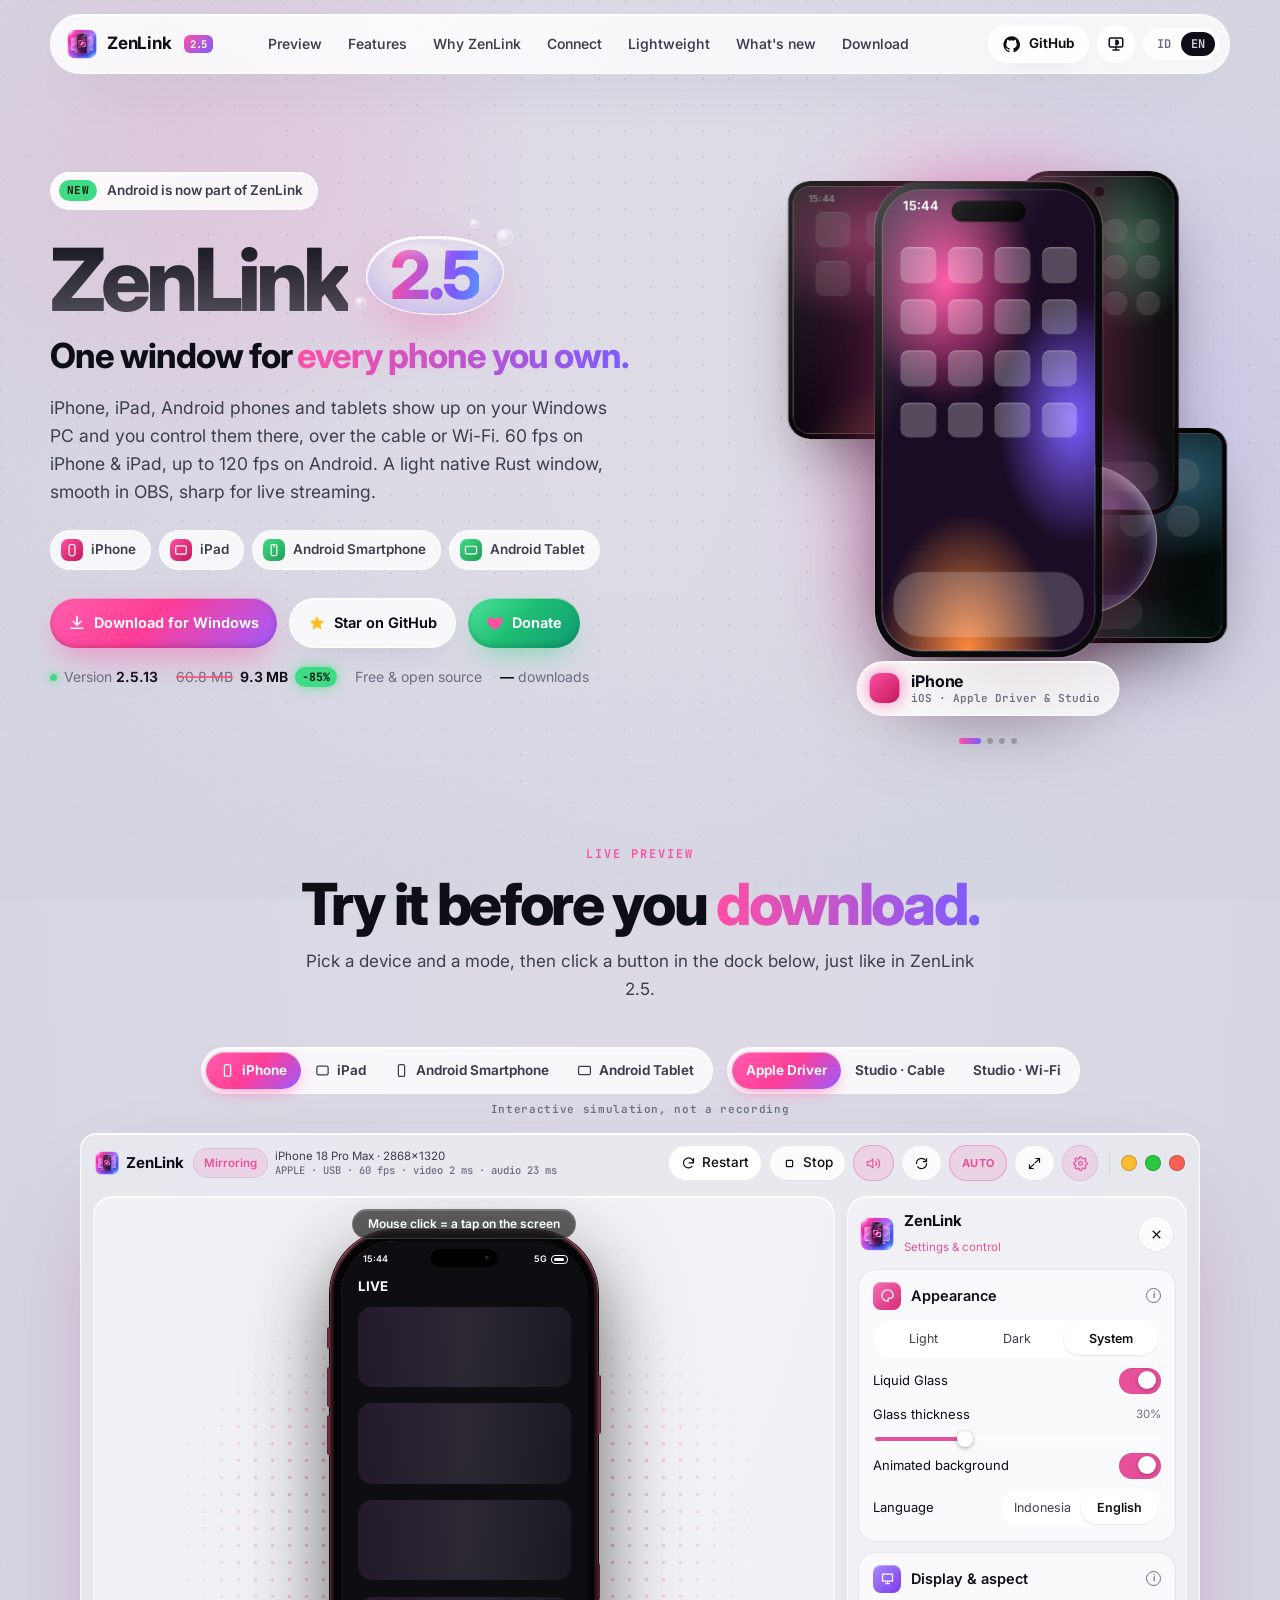
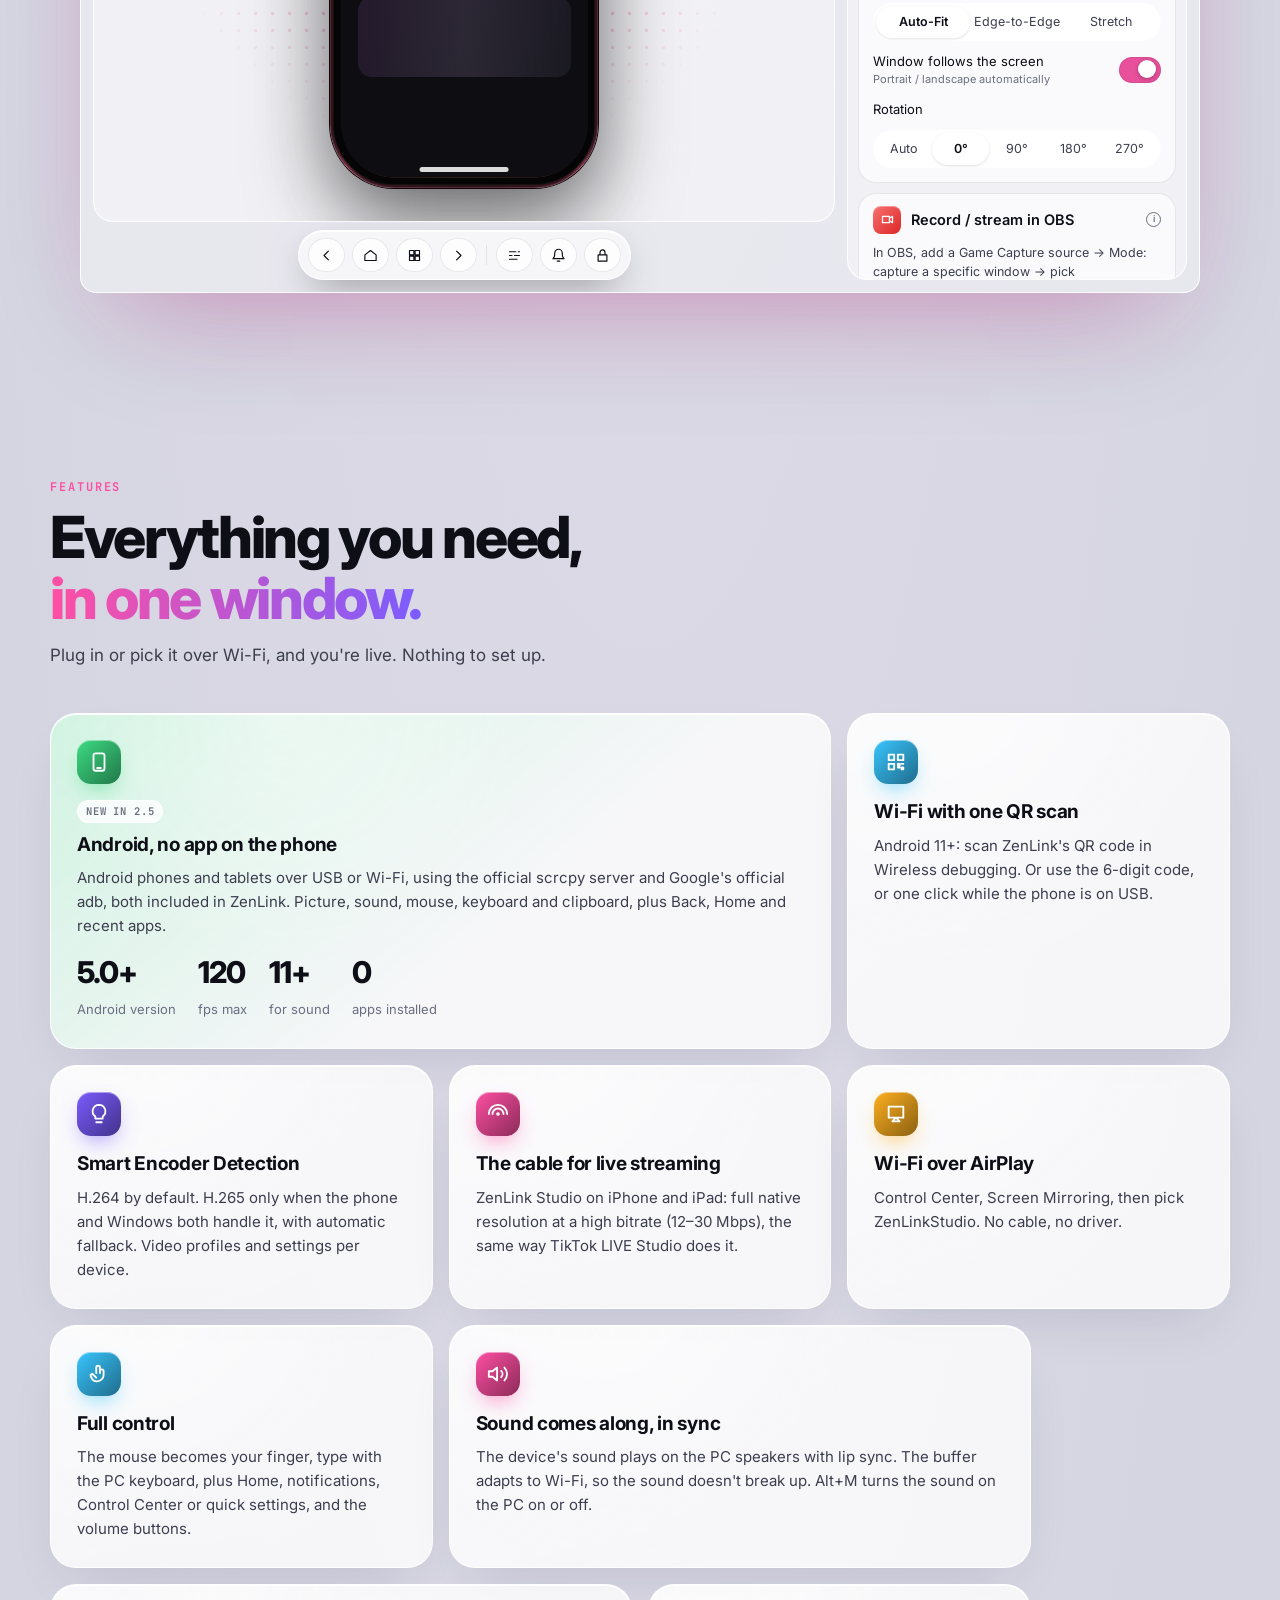
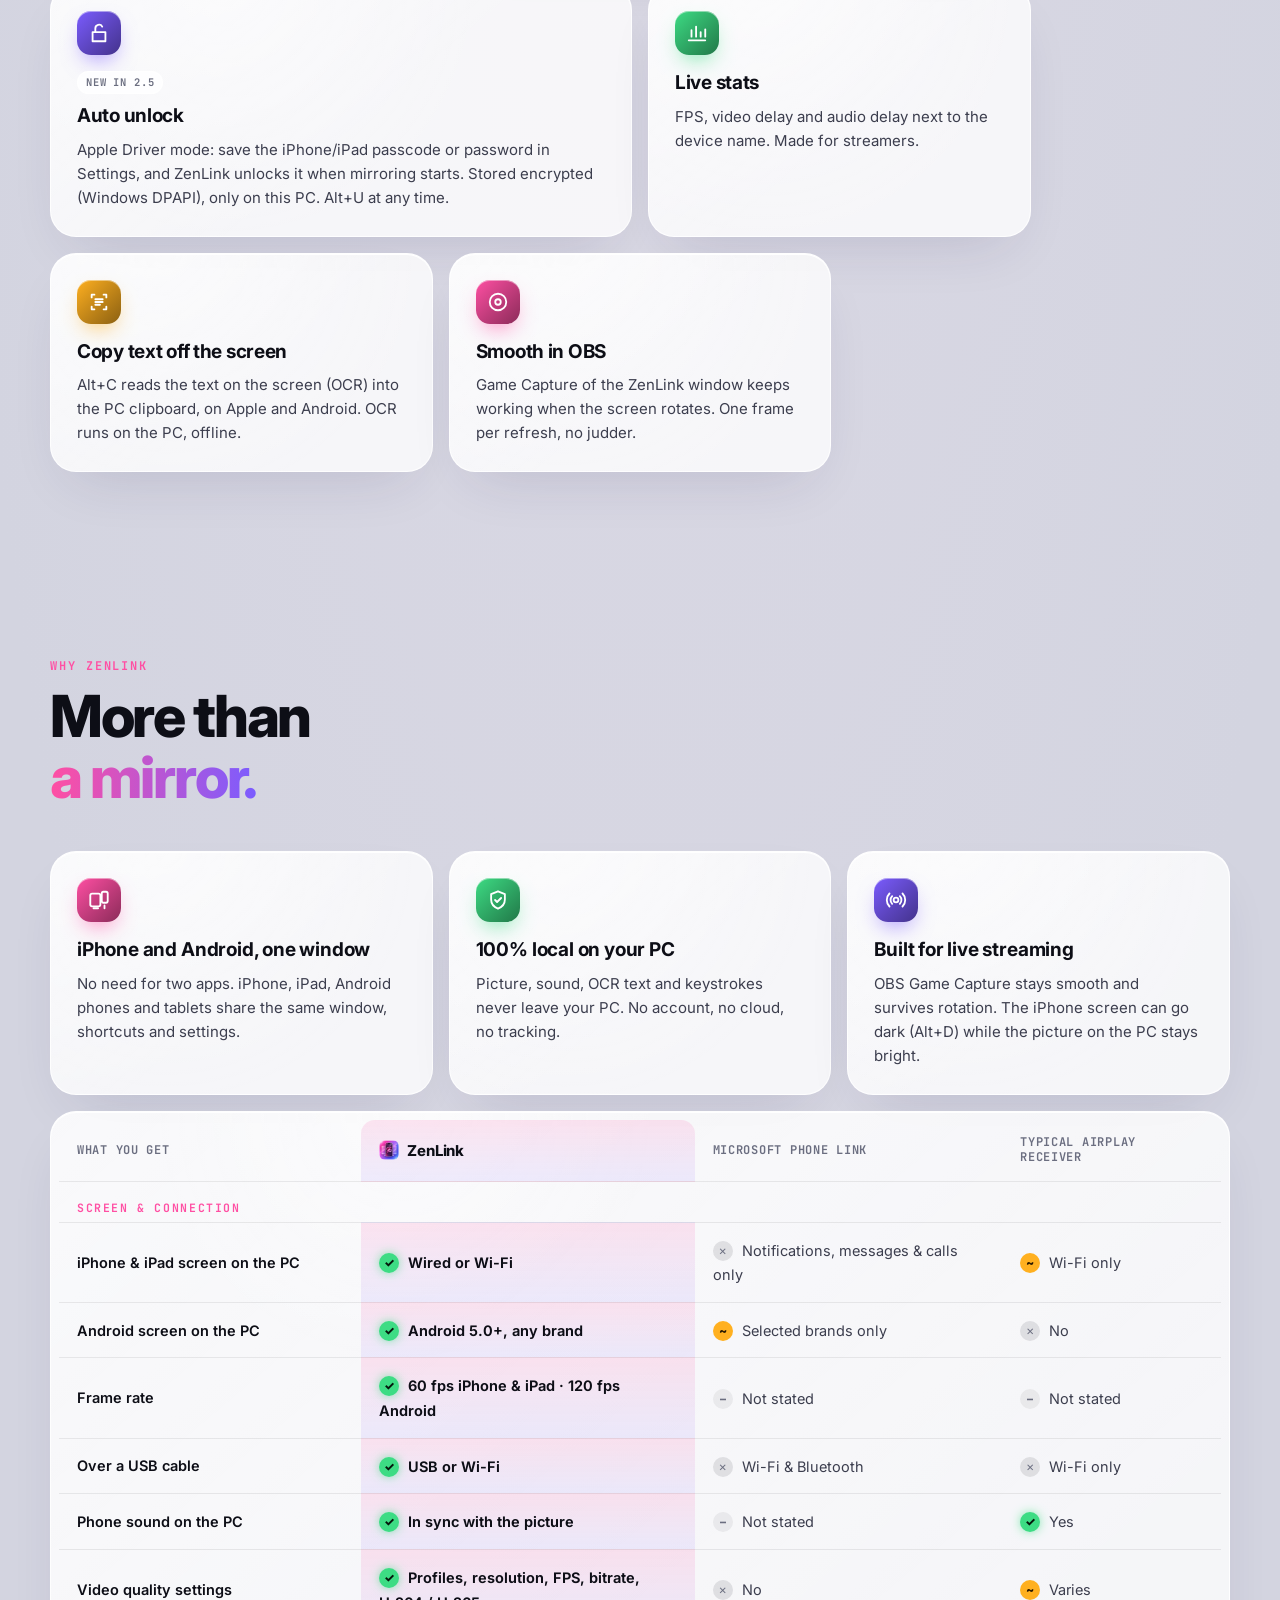
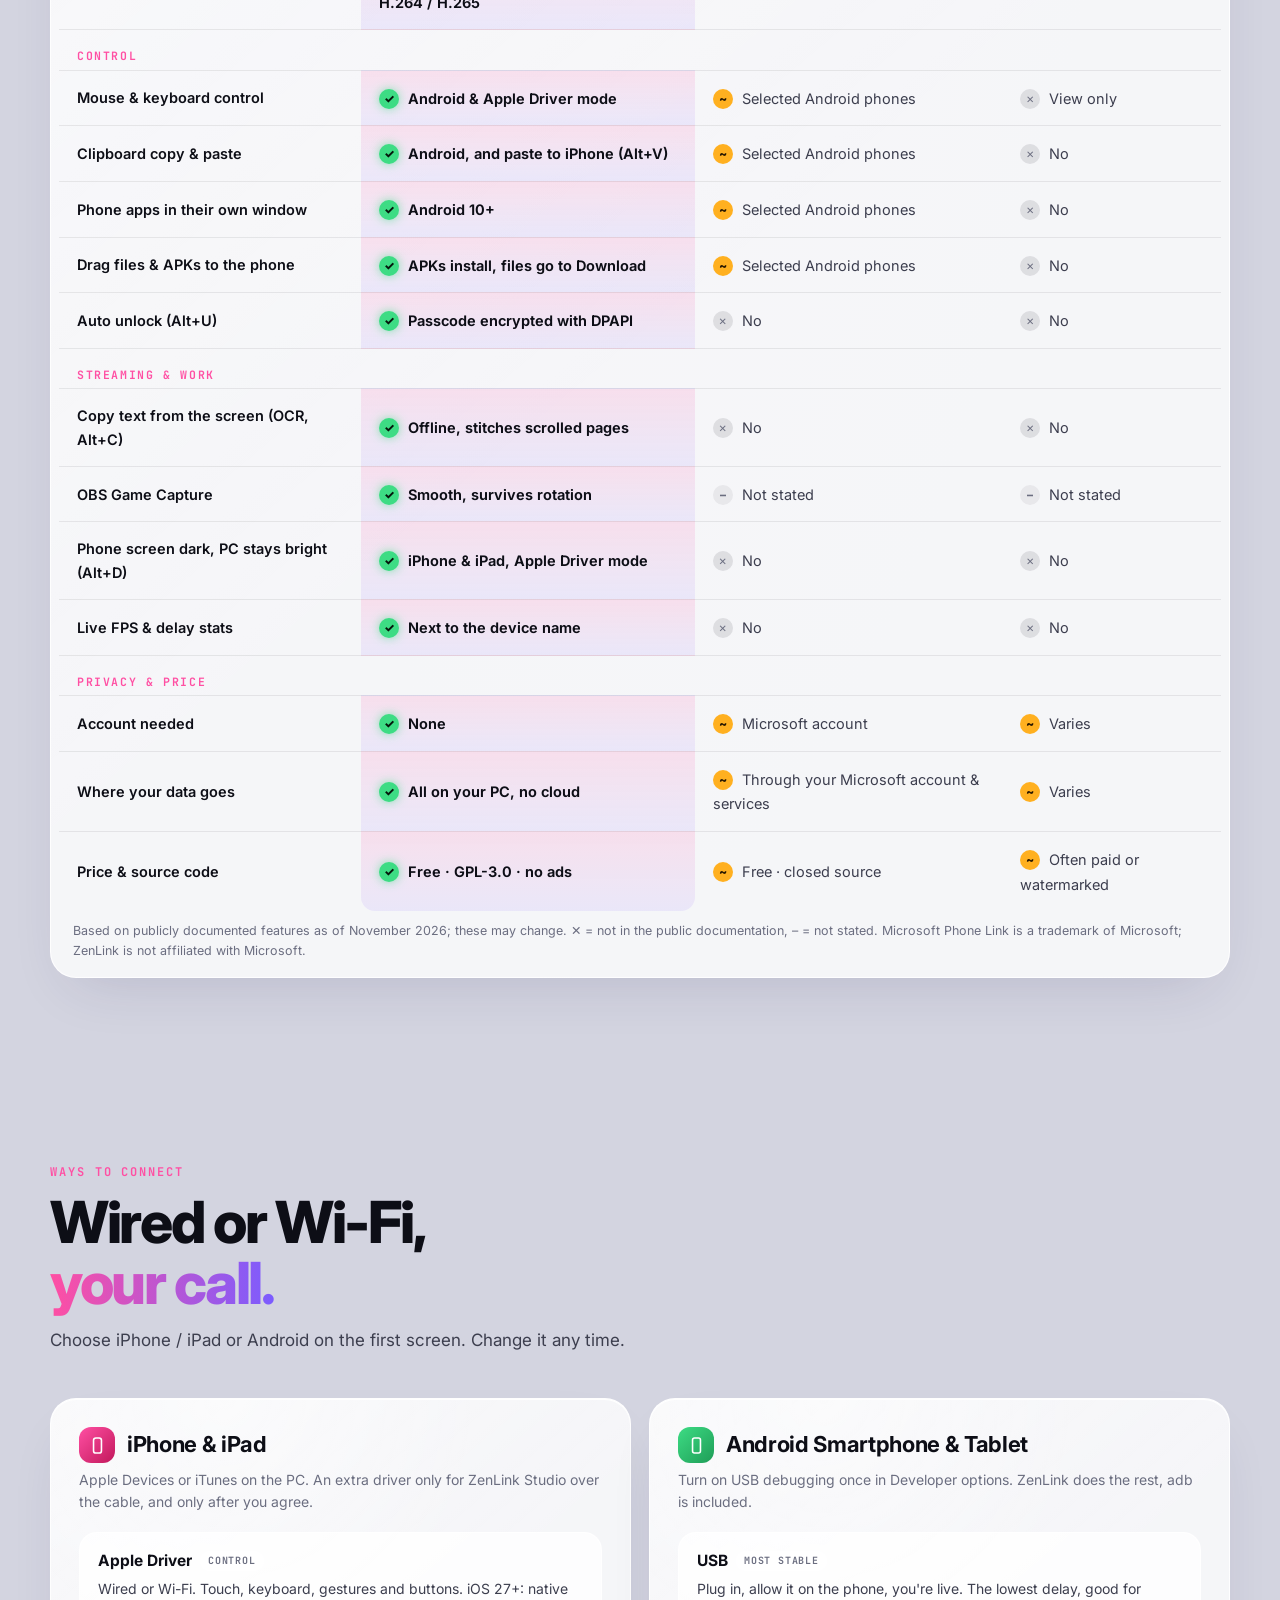
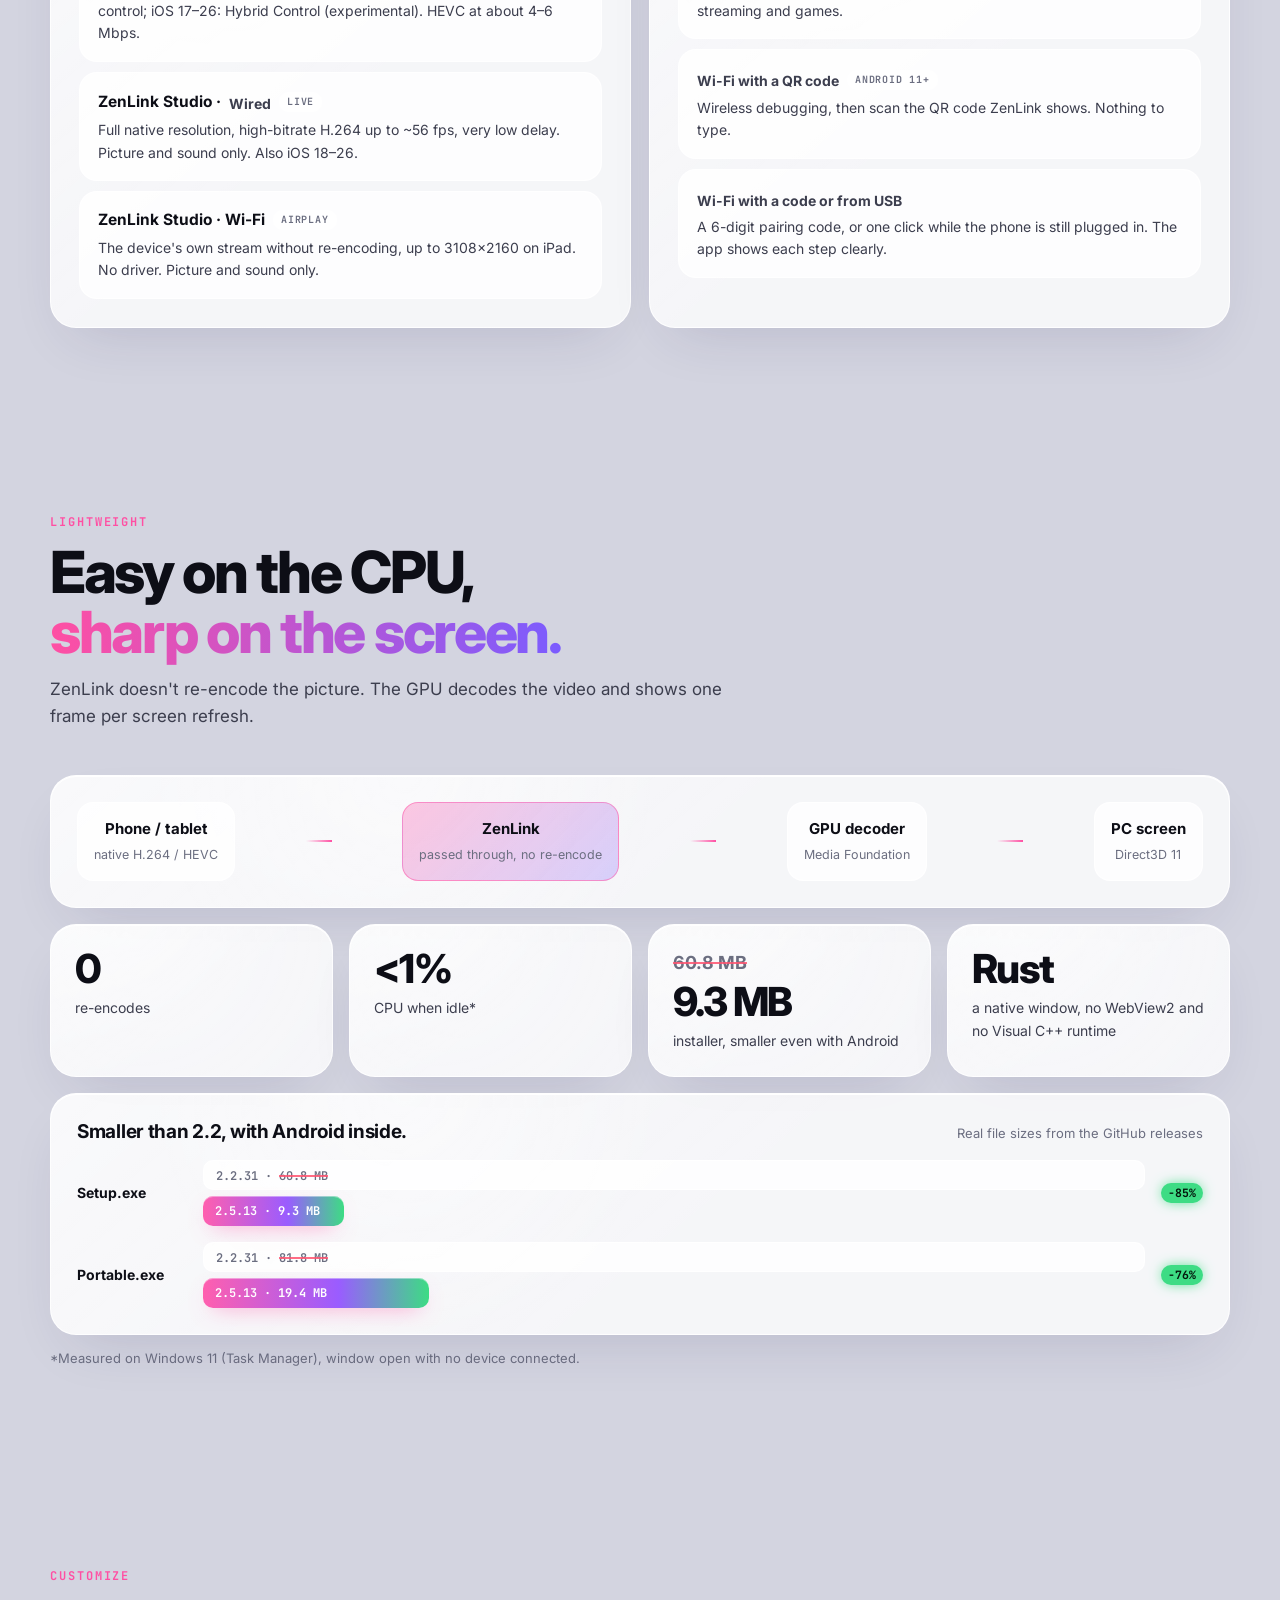
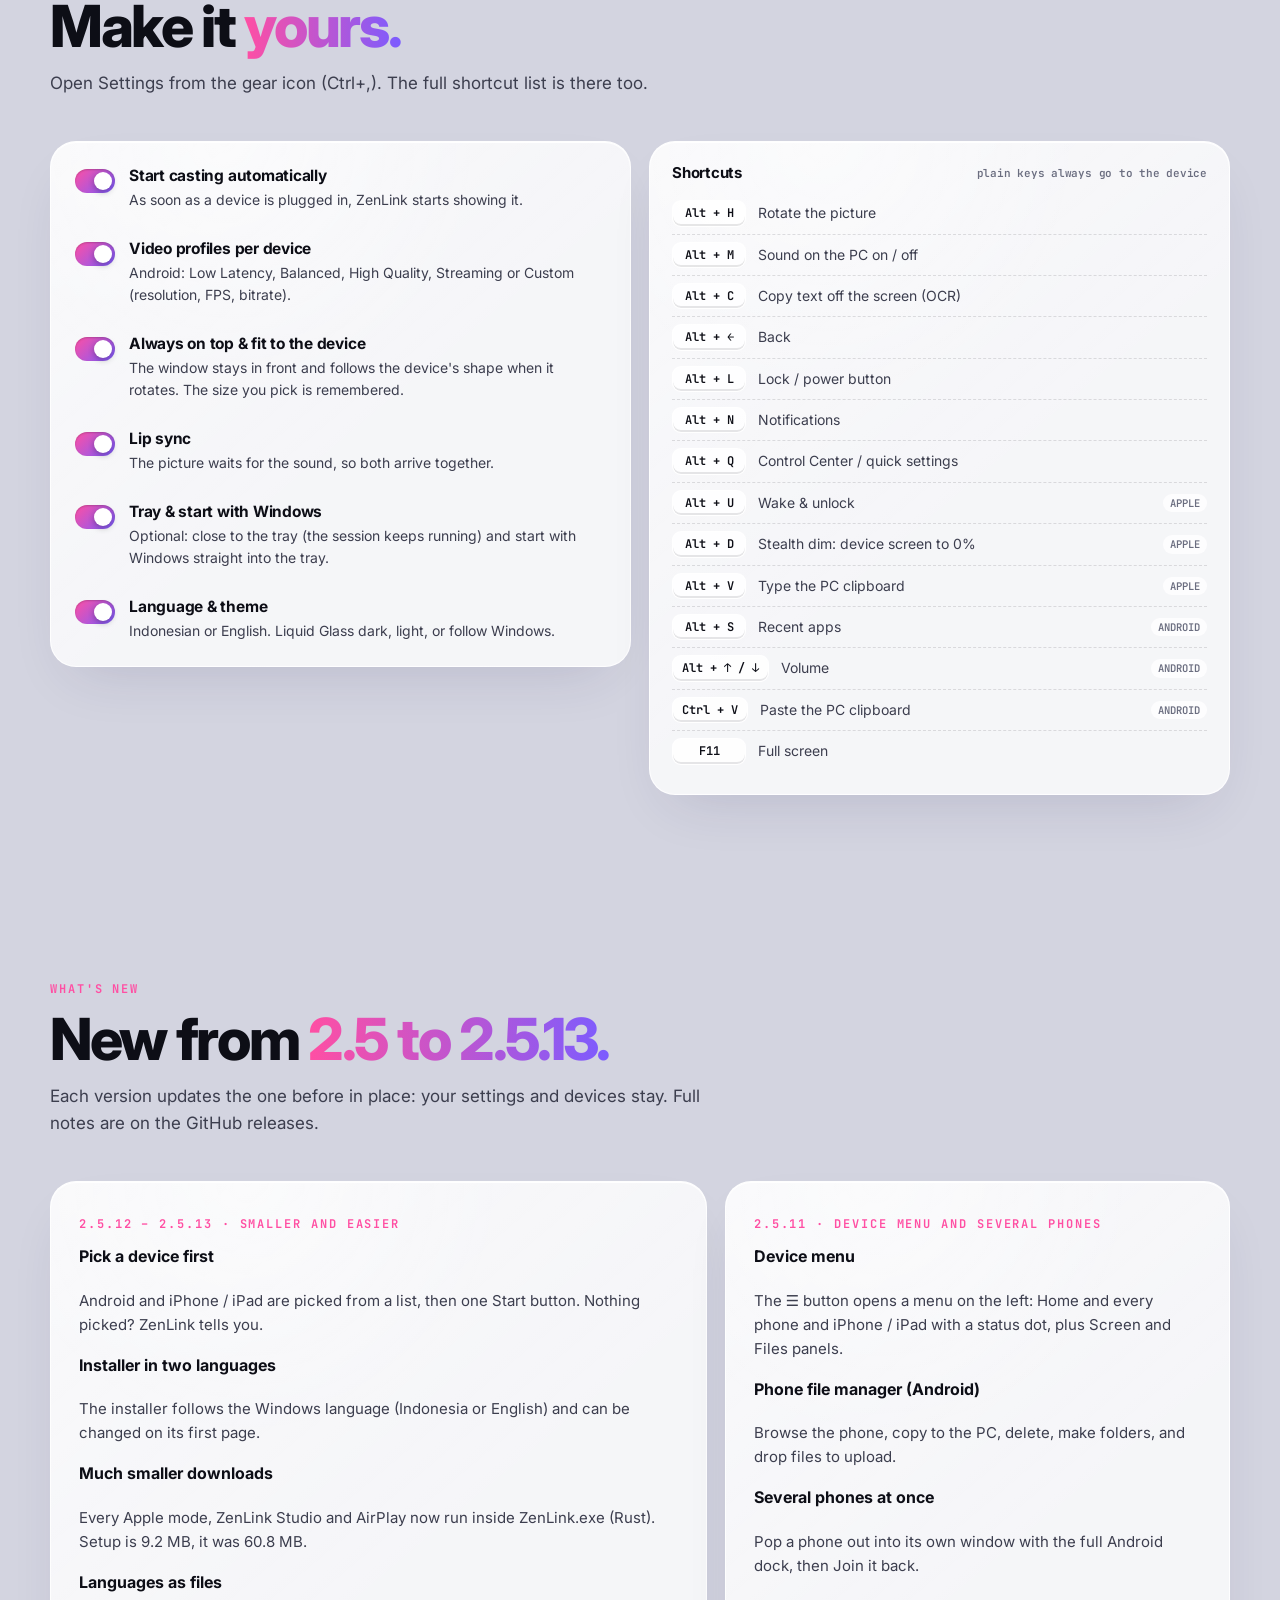
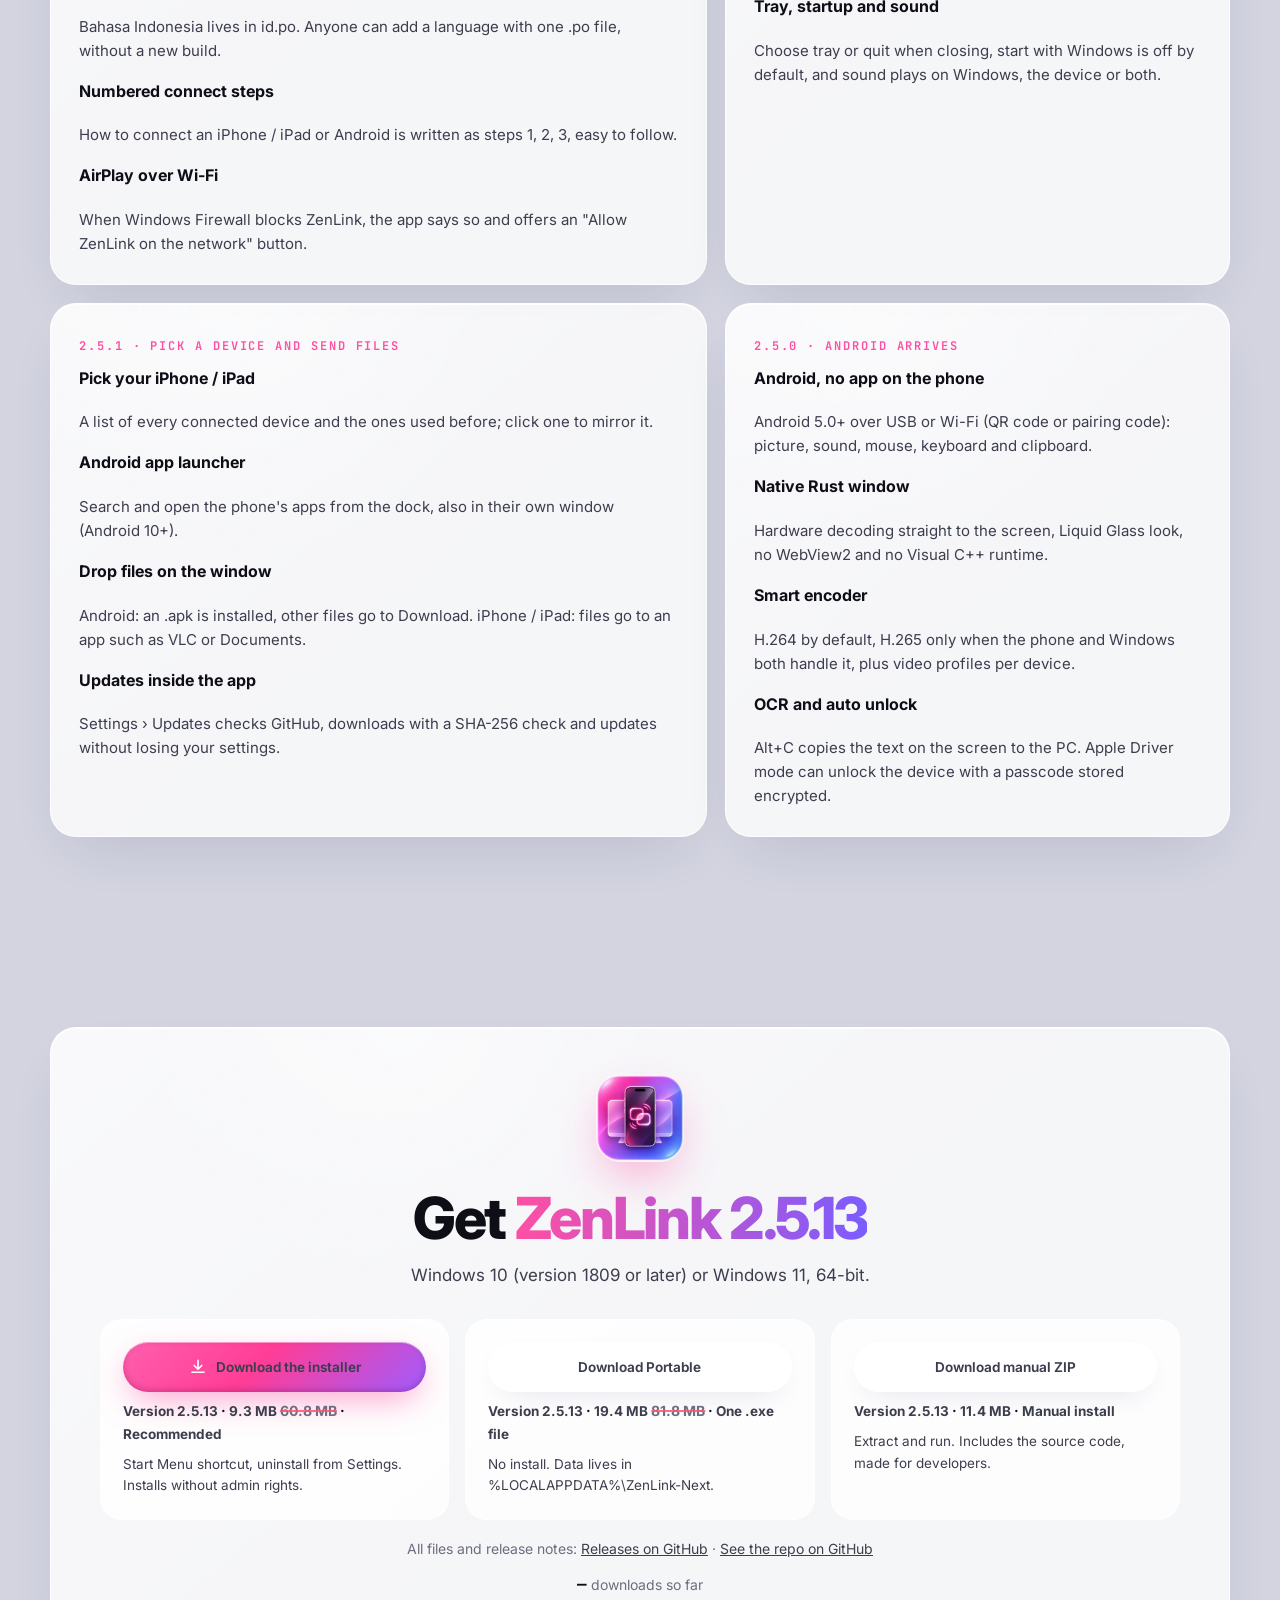
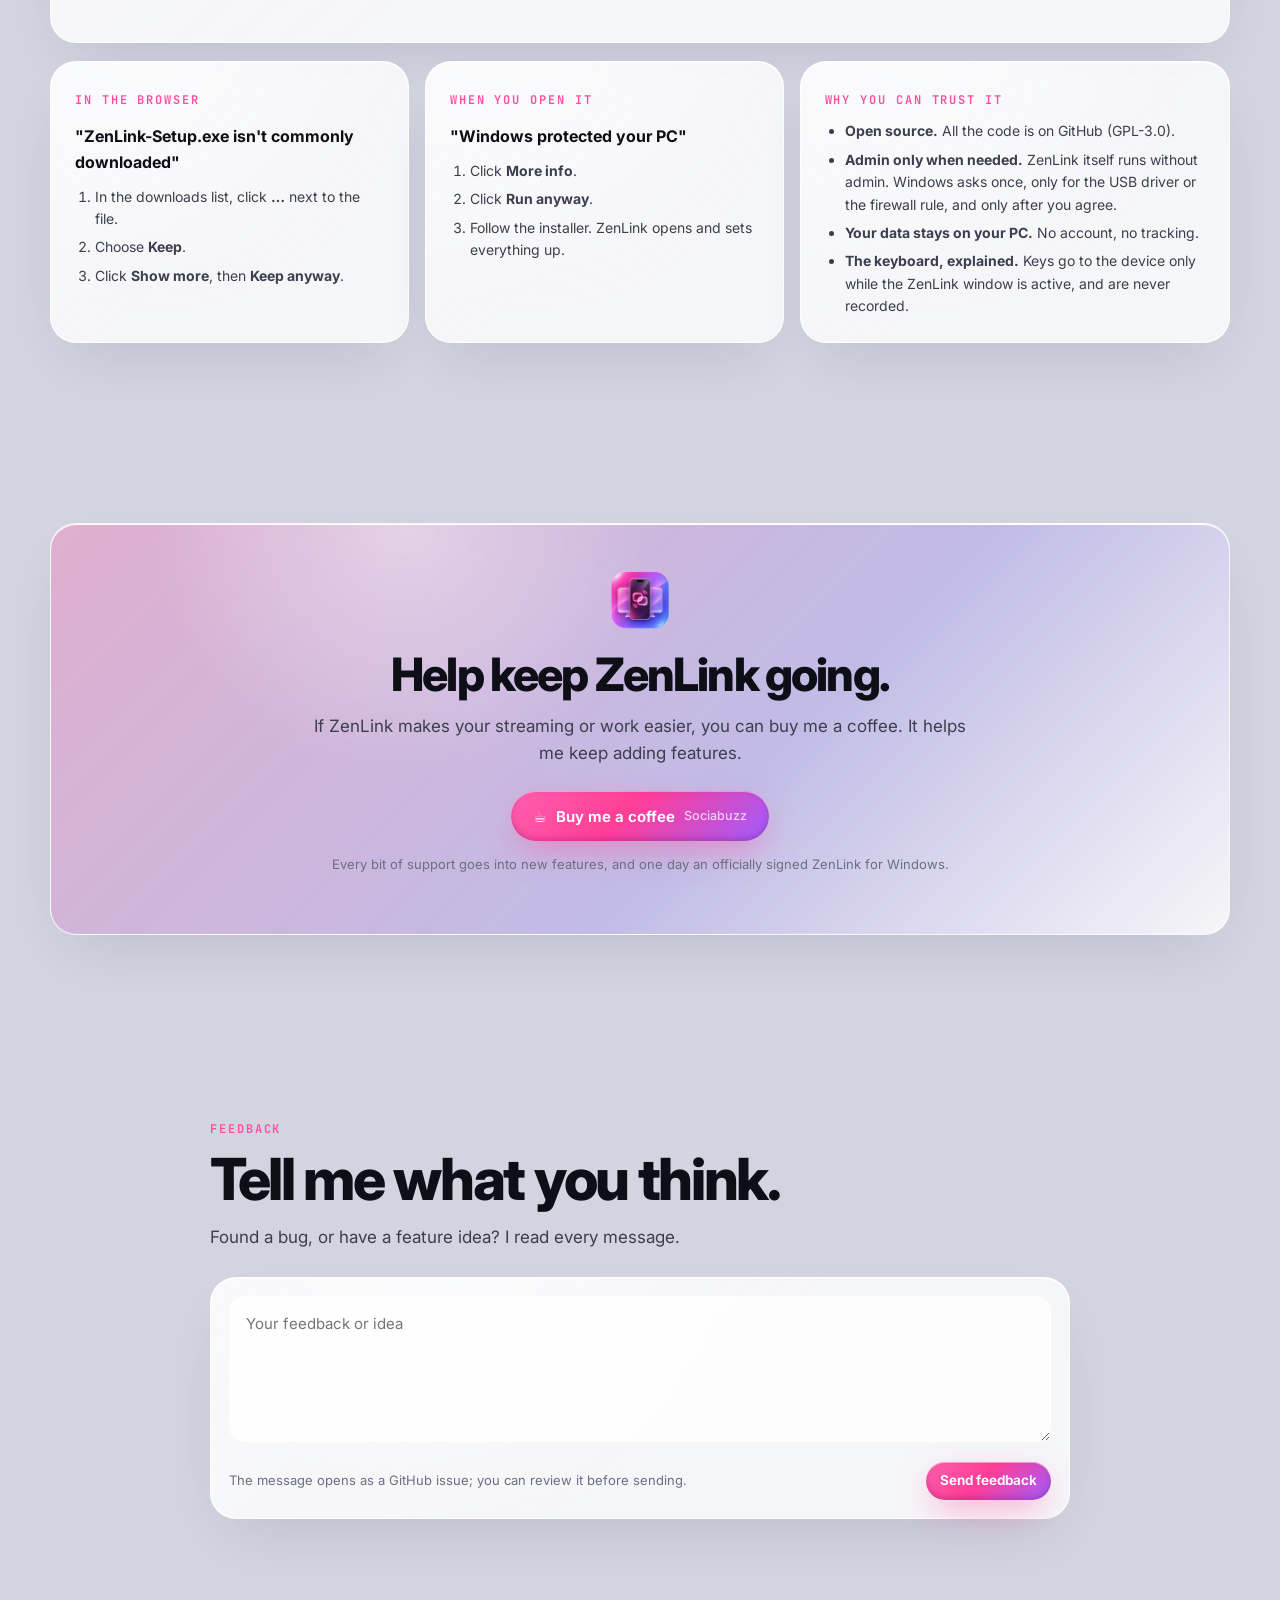
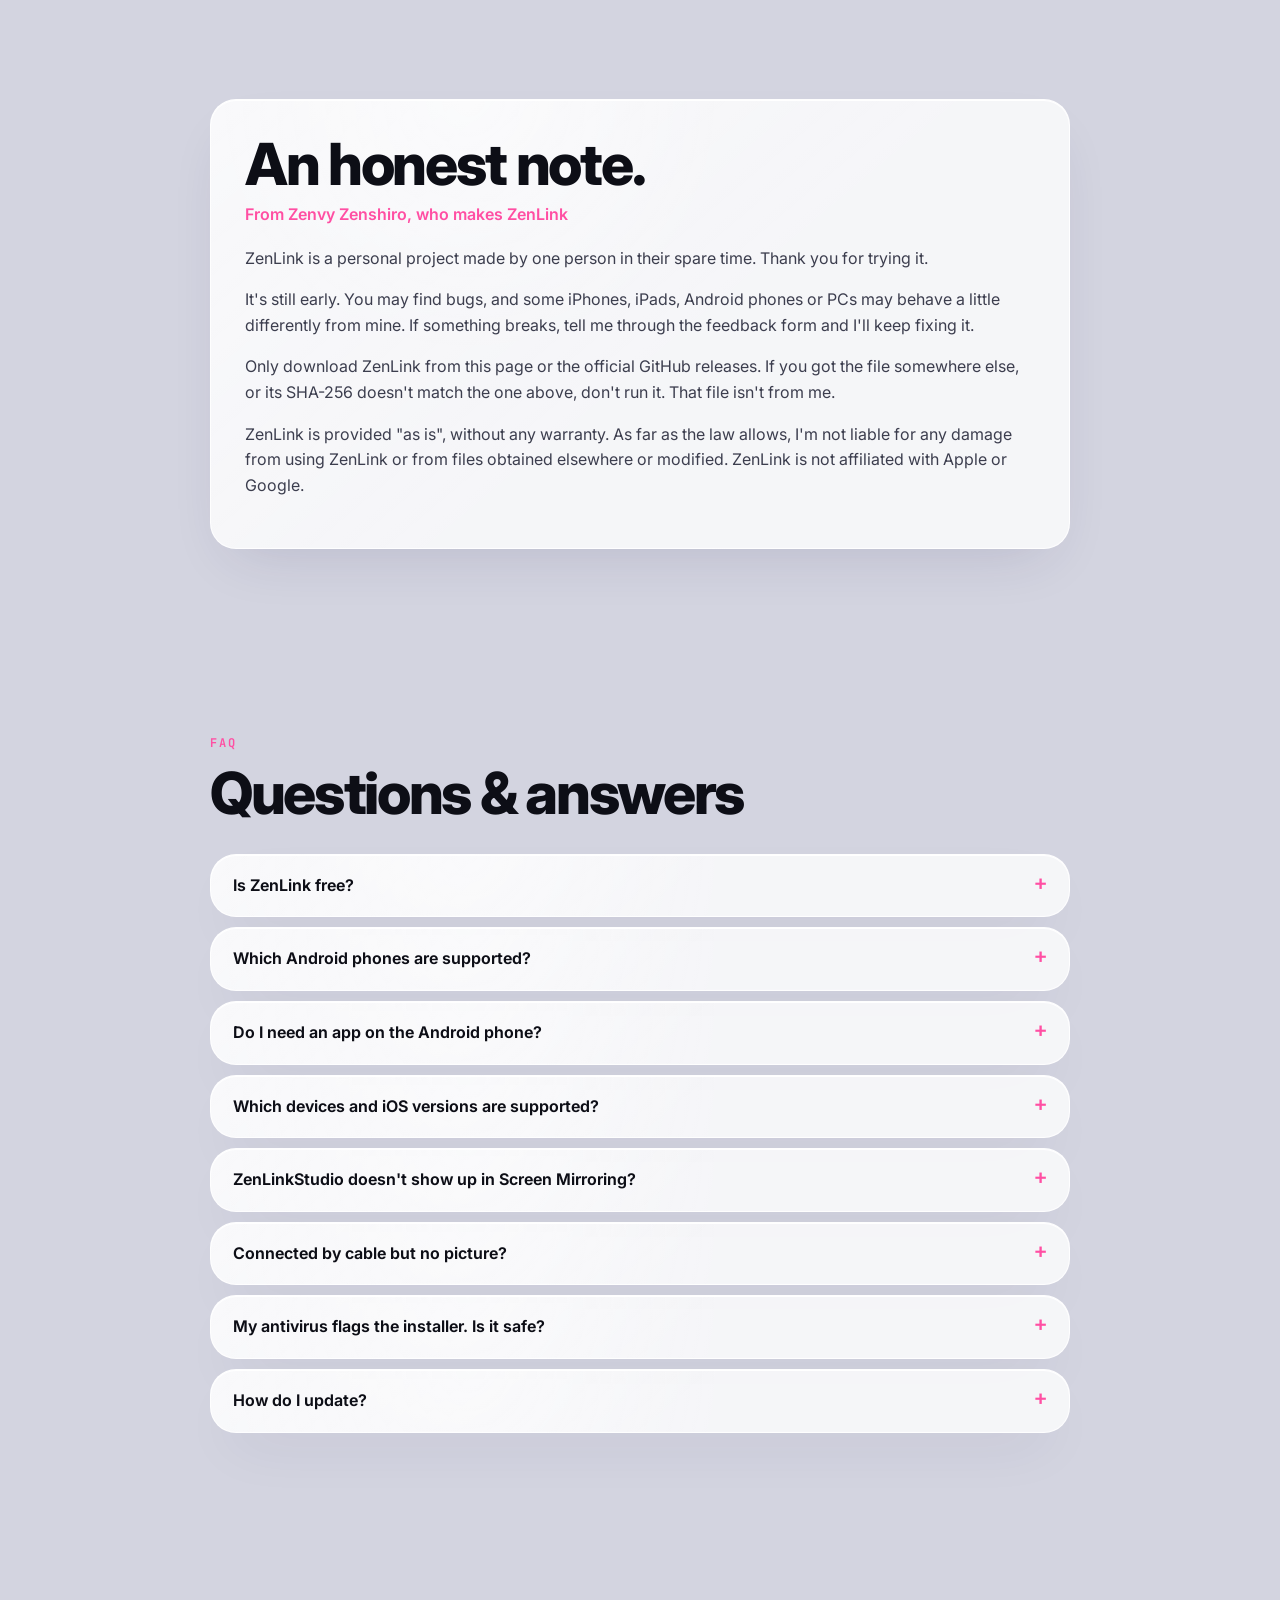
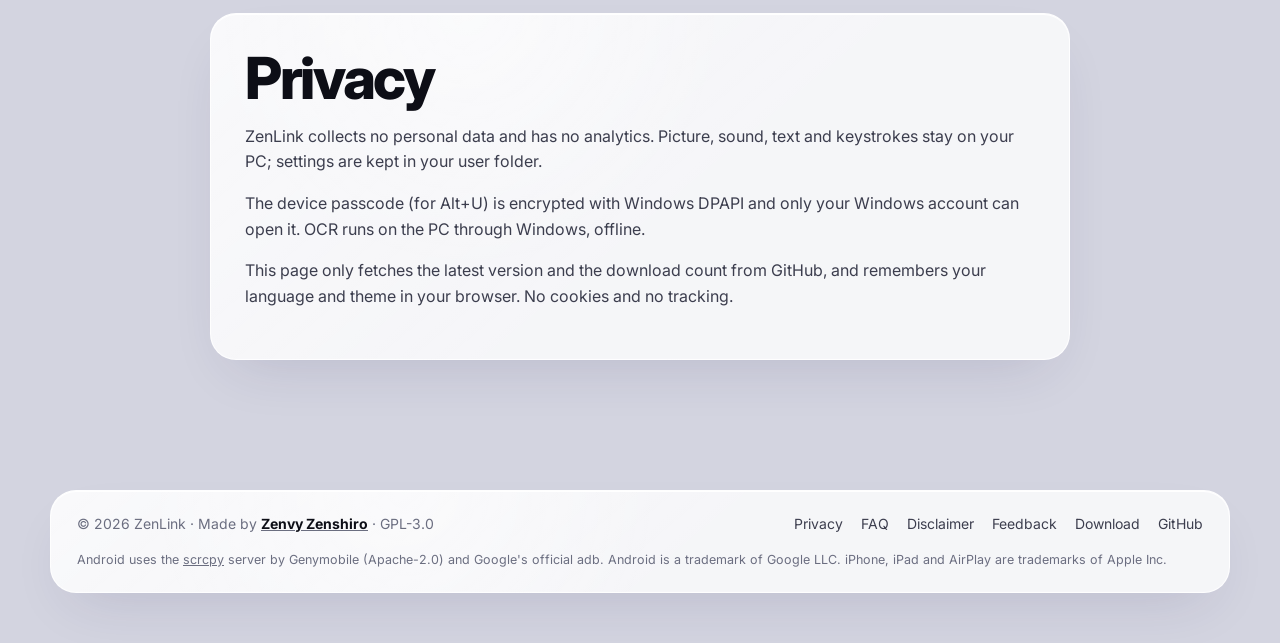
<file: docs/index.html>
<!DOCTYPE html>
<html lang="id" data-theme="dark" data-pref="system">
<head>
<meta charset="utf-8">
<meta name="viewport" content="width=device-width, initial-scale=1">
<title>ZenLink 2.5 — iPhone, iPad &amp; Android di PC Windows</title>
<meta name="description" content="ZenLink 2.5: cerminkan, kontrol dan live-stream iPhone, iPad, HP dan tablet Android di Windows, lewat kabel atau Wi-Fi. 60 fps di iPhone &amp; iPad, sampai 120 fps di Android. Gratis dan open source.">
<meta property="og:title" content="ZenLink 2.5 — iPhone, iPad & Android di PC Windows">
<meta property="og:description" content="Satu jendela untuk semua HP-mu. Mirror, kontrol dan live-stream iPhone, iPad dan Android di Windows. Gratis, open source.">
<meta property="og:image" content="https://zenvyzenshiro.github.io/zenlink/logo.png">
<meta name="theme-color" content="#06060a">
<link rel="icon" href="logo.png">
<script>
  // Theme before first paint: the visitor's choice, else the device theme.
  (function () {
    var p = "system";
    try { p = localStorage.getItem("zenlink.site.theme") || "system"; } catch (e) {}
    var light = window.matchMedia && matchMedia("(prefers-color-scheme: light)").matches;
    var h = document.documentElement;
    h.dataset.pref = p;
    h.dataset.theme = p === "system" ? (light ? "light" : "dark") : p;
  })();
  // No GPU (hardware acceleration off, or a software renderer): html.lite
  // swaps per-frame blur work for the same look drawn cheaply (site.css,
  // end). With the GPU on nothing changes. ?lite=1 / ?lite=0 force it.
  (function () {
    var q = /[?&]lite=([01])/.exec(location.search);
    var soft = q ? q[1] === "1" : false;
    if (!q) {
      try {
        var c = document.createElement("canvas");
        var gl = c.getContext("webgl", { failIfMajorPerformanceCaveat: true }) ||
                 c.getContext("experimental-webgl", { failIfMajorPerformanceCaveat: true });
        if (!gl) {
          soft = true;
        } else {
          var d = gl.getExtension("WEBGL_debug_renderer_info");
          var r = d ? String(gl.getParameter(d.UNMASKED_RENDERER_WEBGL)) : "";
          soft = /swiftshader|basic render|llvmpipe|softpipe|software/i.test(r);
          var lose = gl.getExtension("WEBGL_lose_context");
          if (lose) lose.loseContext();
        }
      } catch (e) { soft = false; }
    }
    if (soft) document.documentElement.classList.add("lite");
  })();
</script>
<link rel="preconnect" href="https://fonts.googleapis.com">
<link rel="preconnect" href="https://fonts.gstatic.com" crossorigin>
<link href="https://fonts.googleapis.com/css2?family=Inter:wght@400;500;600;700;800&family=JetBrains+Mono:wght@500;600;700&display=swap" rel="stylesheet">
<link rel="stylesheet" href="site.css?v=20261108180000">
<link rel="stylesheet" href="demo.css?v=20261108013000">
</head>
<body>
<div class="aurora" aria-hidden="true"><i></i><i></i><i></i><i></i></div>

<nav>
  <div class="wrap">
    <div class="bar glass">
      <a class="brand" href="#top" aria-label="ZenLink 2.5"><img src="logo.png" alt="" width="30" height="30"><b>ZenLink</b><sup>2.5</sup></a>
      <div class="links">
        <a href="#preview" data-id="Pratinjau" data-en="Preview">Pratinjau</a>
        <a href="#fitur" data-id="Fitur" data-en="Features">Fitur</a>
        <a href="#kenapa" data-id="Kenapa ZenLink" data-en="Why ZenLink">Kenapa ZenLink</a>
        <a href="#mode" data-id="Cara sambung" data-en="Connect">Cara sambung</a>
        <a href="#ringan" data-id="Ringan" data-en="Lightweight">Ringan</a>
        <a href="#baru" data-id="Yang baru" data-en="What's new">Yang baru</a>
        <a href="#unduh" data-id="Unduh" data-en="Download">Unduh</a>
      </div>
      <div class="nav-right">
        <a class="btn btn-glass btn-sm gh" href="https://github.com/zenvyzenshiro/zenlink" target="_blank" rel="noopener" aria-label="GitHub: zenvyzenshiro/zenlink">
          <svg viewBox="0 0 24 24" fill="currentColor" aria-hidden="true"><path d="M12 .5a11.5 11.5 0 0 0-3.64 22.41c.58.1.79-.25.79-.56v-2c-3.2.7-3.88-1.37-3.88-1.37-.53-1.33-1.28-1.69-1.28-1.69-1.05-.71.08-.7.08-.7 1.16.08 1.77 1.19 1.77 1.19 1.03 1.77 2.7 1.26 3.36.96.1-.75.4-1.26.73-1.55-2.56-.29-5.24-1.28-5.24-5.68 0-1.26.45-2.28 1.18-3.09-.12-.29-.51-1.46.11-3.05 0 0 .97-.31 3.17 1.18a11 11 0 0 1 5.77 0c2.2-1.49 3.17-1.18 3.17-1.18.62 1.59.23 2.76.11 3.05.74.81 1.18 1.83 1.18 3.09 0 4.41-2.69 5.38-5.25 5.67.41.36.78 1.06.78 2.14v3.17c0 .31.21.67.8.56A11.5 11.5 0 0 0 12 .5z"/></svg><span>GitHub</span><b class="stars" hidden></b></a>
        <button type="button" class="btn btn-glass icon-btn theme-btn" id="theme-btn" aria-label="Tema / Theme">
          <svg class="t-sun" viewBox="0 0 24 24" fill="none" stroke="currentColor" stroke-width="2" stroke-linecap="round"><circle cx="12" cy="12" r="4"/><path d="M12 2v2M12 20v2M4.9 4.9l1.4 1.4M17.7 17.7l1.4 1.4M2 12h2M20 12h2M4.9 19.1l1.4-1.4M17.7 6.3l1.4-1.4"/></svg>
          <svg class="t-moon" viewBox="0 0 24 24" fill="none" stroke="currentColor" stroke-width="2" stroke-linecap="round" stroke-linejoin="round"><path d="M20 14.5A8 8 0 0 1 9.5 4a8 8 0 1 0 10.5 10.5z"/></svg>
          <svg class="t-auto" viewBox="0 0 24 24" fill="none" stroke="currentColor" stroke-width="2" stroke-linecap="round" stroke-linejoin="round"><rect x="3" y="4" width="18" height="12" rx="2"/><path d="M8 20h8M12 16v4"/><path d="M12 7v6a3 3 0 0 0 0-6z" fill="currentColor"/></svg>
        </button>
        <div class="lang" role="group" aria-label="Language / Bahasa">
          <button type="button" data-lang="id" aria-pressed="true">ID</button><button type="button" data-lang="en" aria-pressed="false">EN</button>
        </div>
      </div>
    </div>
  </div>
</nav>

<header class="hero wrap" id="top">
  <div>
    <span class="pill glass"><b data-id="BARU" data-en="NEW">BARU</b><span data-id="Android kini masuk ZenLink" data-en="Android is now part of ZenLink">Android kini masuk ZenLink</span></span>
    <h1 class="wordmark"><span class="zl"><span>ZenLink</span></span><span class="v25" aria-label="versi 2.5"><em>2.5</em><b></b><b></b><b></b></span></h1>
    <p class="hook" data-id="Satu jendela untuk <em>semua HP-mu.</em>" data-en="One window for <em>every phone you own.</em>">Satu jendela untuk <em>semua HP-mu.</em></p>
    <p class="lead" data-id="iPhone, iPad, HP dan tablet Android tampil dan bisa dikontrol di PC Windows, lewat kabel atau Wi-Fi. 60 fps di iPhone &amp; iPad, sampai 120 fps di Android. Jendela native Rust yang ringan, mulus di OBS, tajam untuk live streaming." data-en="iPhone, iPad, Android phones and tablets show up on your Windows PC and you control them there, over the cable or Wi-Fi. 60 fps on iPhone &amp; iPad, up to 120 fps on Android. A light native Rust window, smooth in OBS, sharp for live streaming.">iPhone, iPad, HP dan tablet Android tampil dan bisa dikontrol di PC Windows, lewat kabel atau Wi-Fi. 60 fps di iPhone &amp; iPad, sampai 120 fps di Android. Jendela native Rust yang ringan, mulus di OBS, tajam untuk live streaming.</p>
    <div class="chips" aria-label="Pratinjau perangkat / Device preview">
      <button type="button" class="chip" data-go="iphone"><i class="a"><svg viewBox="0 0 24 24"><rect x="7" y="2.5" width="10" height="19" rx="3"/></svg></i>iPhone</button>
      <button type="button" class="chip" data-go="ipad"><i class="a"><svg viewBox="0 0 24 24"><rect x="3" y="5" width="18" height="14" rx="2.5"/></svg></i>iPad</button>
      <button type="button" class="chip" data-go="android"><i class="g"><svg viewBox="0 0 24 24"><rect x="7" y="2.5" width="10" height="19" rx="2.5"/><circle cx="12" cy="5.5" r=".6"/></svg></i><span data-id="Android Smartphone" data-en="Android Smartphone">Android Smartphone</span></button>
      <button type="button" class="chip" data-go="atab"><i class="g"><svg viewBox="0 0 24 24"><rect x="2.5" y="5.5" width="19" height="13" rx="2"/></svg></i><span data-id="Android Tablet" data-en="Android Tablet">Android Tablet</span></button>
    </div>
    <div class="cta">
      <a class="btn btn-main" id="dl-main" href="#unduh">
        <svg viewBox="0 0 24 24" fill="none" stroke="currentColor" stroke-width="2.2" stroke-linecap="round" stroke-linejoin="round" aria-hidden="true"><path d="M12 3v12m0 0 5-5m-5 5-5-5M4 19h16"/></svg>
        <span data-id="Unduh untuk Windows" data-en="Download for Windows">Unduh untuk Windows</span>
      </a>
      <a class="btn btn-glass btn-star" href="https://github.com/zenvyzenshiro/zenlink" target="_blank" rel="noopener"><svg class="st" viewBox="0 0 24 24" fill="currentColor" aria-hidden="true"><path d="m12 2.6 2.9 5.9 6.5.9-4.7 4.6 1.1 6.5L12 17.4l-5.8 3.1 1.1-6.5-4.7-4.6 6.5-.9z"/></svg><span>Star on GitHub</span><b class="stars" hidden></b></a>
      <a class="btn btn-love" href="https://sociabuzz.com/zenvy/tribe" target="_blank" rel="noopener" aria-label="Donate on Sociabuzz"><svg class="hrt" viewBox="0 0 24 24" fill="currentColor" aria-hidden="true"><path d="M12 21s-7.5-4.6-9.6-9.3C.9 8.2 3 4.5 6.6 4.5c2.1 0 3.6 1.1 5.4 3 1.8-1.9 3.3-3 5.4-3 3.6 0 5.7 3.7 4.2 7.2C19.5 16.4 12 21 12 21z"/></svg><span class="lbl">Donate</span></a>
    </div>
    <div class="meta">
      <span><i class="dot"></i><span data-id="Versi" data-en="Version">Versi</span> <b class="ver">2.5.13</b></span>
      <span class="szchip"><s class="old-setup">60.8 MB</s> <b class="size">9.3 MB</b> <em class="save-setup">−85%</em></span>
      <span data-id="Gratis &amp; open source" data-en="Free &amp; open source">Gratis &amp; open source</span>
      <span><b class="dl-total">—</b> <span data-id="unduhan" data-en="downloads">unduhan</span></span>
    </div>
  </div>
  <div class="cluster" id="cluster" aria-hidden="true">
    <div class="d ipad" data-k="ipad"><div class="scr"><div class="ui"><u></u><u></u><u></u><u></u><u></u><u></u><u></u><u></u><u></u><u></u><u></u><u></u></div><div class="dockb"></div><div class="mini"><b></b><s></s><s></s><s></s></div><i class="tapr"></i></div><span class="time" data-clock>09:41</span></div>
    <div class="d atab" data-k="atab"><div class="scr"><div class="ui"><u></u><u></u><u></u><u></u><u></u><u></u><u></u><u></u><u></u><u></u><u></u><u></u></div><div class="dockb"></div><div class="mini"><b></b><s></s><s></s><s></s></div><i class="tapr"></i></div><span class="time" data-clock>09:41</span></div>
    <div class="d and" data-k="android"><div class="scr"><div class="ui"><u></u><u></u><u></u><u></u><u></u><u></u><u></u><u></u><u></u><u></u><u></u><u></u></div><div class="dockb"></div><div class="mini"><b></b><s></s><s></s><s></s></div><i class="tapr"></i></div><span class="ph"></span><span class="time" data-clock>09:41</span></div>
    <div class="d iph" data-k="iphone"><div class="scr"><div class="ui"><u></u><u></u><u></u><u></u><u></u><u></u><u></u><u></u><u></u><u></u><u></u><u></u><u></u><u></u><u></u><u></u></div><div class="dockb"></div><div class="mini"><b></b><s></s><s></s><s></s></div><i class="tapr"></i></div><span class="isl"></span><span class="time" data-clock>09:41</span></div>
    <div class="lens"></div>
    <div class="stagetag glass"><i></i><span class="tx"><b>iPhone</b><small>iOS · Apple Driver &amp; Studio</small></span></div>
    <div class="pips"><i></i><i></i><i></i><i></i></div>
  </div>
</header>

<section id="preview" class="wrap">
  <div class="center reveal">
    <span class="eyebrow" data-id="Pratinjau langsung" data-en="Live preview">Pratinjau langsung</span>
    <h2 data-id="Coba sebelum <em>mengunduh.</em>" data-en="Try it before you <em>download.</em>">Coba sebelum <em>mengunduh.</em></h2>
    <p class="sub" data-id="Pilih perangkat dan mode, lalu klik tombol di dock bawah, persis seperti di ZenLink 2.5." data-en="Pick a device and a mode, then click a button in the dock below, just like in ZenLink 2.5.">Pilih perangkat dan mode, lalu klik tombol di dock bawah, persis seperti di ZenLink 2.5.</p>
  </div>
  <div class="demo reveal">
    <div class="demo-bar">
      <div class="seg" id="seg-dev" role="group" aria-label="Perangkat / Device">
        <button type="button" data-dev="iphone" aria-pressed="true"><svg viewBox="0 0 24 24"><rect x="7" y="2.5" width="10" height="19" rx="3"/></svg>iPhone</button><button type="button" data-dev="ipad" aria-pressed="false"><svg viewBox="0 0 24 24"><rect x="3" y="5" width="18" height="14" rx="2.5"/></svg>iPad</button><button type="button" data-dev="android" aria-pressed="false"><svg viewBox="0 0 24 24"><rect x="7" y="2.5" width="10" height="19" rx="2.5"/></svg><span data-id="Android Smartphone" data-en="Android Smartphone">Android Smartphone</span></button><button type="button" data-dev="atab" aria-pressed="false"><svg viewBox="0 0 24 24"><rect x="2.5" y="5.5" width="19" height="13" rx="2"/></svg><span data-id="Android Tablet" data-en="Android Tablet">Android Tablet</span></button>
      </div>
      <div class="seg" id="seg-mode" role="group" aria-label="Mode"></div>
      <span class="sim" data-id="Simulasi interaktif, bukan rekaman" data-en="Interactive simulation, not a recording">Simulasi interaktif, bukan rekaman</span>
    </div>
    <div class="app" id="demo-app">
      <div class="app-top">
        <img src="logo.png" alt=""><span class="nm">ZenLink</span><span class="pillst">Mirroring</span>
        <span class="who"><span class="dev" id="demo-devname">iPhone 18 Pro Max</span><span class="st"><span id="demo-src">APPLE · USB</span> · <span><b id="st-fps">60</b> fps</span> · <span>video <b id="st-video">1</b> ms</span> · <span>audio <b id="st-audio">23</b> ms</span></span></span>
        <span class="gb raise hide-s"><svg viewBox="0 0 24 24"><path d="M20 11a8 8 0 1 0-2.3 5.7M20 4v7h-7"/></svg><span data-id="Mulai ulang" data-en="Restart">Mulai ulang</span></span>
        <span class="gb"><svg viewBox="0 0 24 24"><rect x="7" y="7" width="10" height="10" rx="1.5"/></svg>Stop</span>
        <span class="gb on"><svg viewBox="0 0 24 24"><path d="M11 5 6 9H2v6h4l5 4zM15.5 8.5a5 5 0 0 1 0 7M19 5a10 10 0 0 1 0 14"/></svg></span>
        <span class="gb hide-s"><svg viewBox="0 0 24 24"><path d="M4 12a8 8 0 0 1 14-5.3M20 4v5h-5M20 12a8 8 0 0 1-14 5.3"/></svg></span>
        <span class="gb on txt hide-s">AUTO</span>
        <span class="gb hide-s"><svg viewBox="0 0 24 24"><path d="M14 4h6v6M10 20H4v-6M20 4l-7 7M4 20l7-7"/></svg></span>
        <button type="button" class="gb gear" id="demo-gear" title="Pengaturan / Settings"><svg viewBox="0 0 24 24"><circle cx="12" cy="12" r="3"/><path d="M19.4 15a1.7 1.7 0 0 0 .3 1.8l.1.1a2 2 0 1 1-2.8 2.8l-.1-.1a1.7 1.7 0 0 0-1.8-.3 1.7 1.7 0 0 0-1 1.5V21a2 2 0 1 1-4 0v-.1a1.7 1.7 0 0 0-1.1-1.5 1.7 1.7 0 0 0-1.8.3l-.1.1a2 2 0 1 1-2.8-2.8l.1-.1a1.7 1.7 0 0 0 .3-1.8 1.7 1.7 0 0 0-1.5-1H3a2 2 0 1 1 0-4h.1a1.7 1.7 0 0 0 1.5-1.1 1.7 1.7 0 0 0-.3-1.8l-.1-.1a2 2 0 1 1 2.8-2.8l.1.1a1.7 1.7 0 0 0 1.8.3H9a1.7 1.7 0 0 0 1-1.5V3a2 2 0 1 1 4 0v.1a1.7 1.7 0 0 0 1 1.5 1.7 1.7 0 0 0 1.8-.3l.1-.1a2 2 0 1 1 2.8 2.8l-.1.1a1.7 1.7 0 0 0-.3 1.8V9a1.7 1.7 0 0 0 1.5 1H21a2 2 0 1 1 0 4h-.1a1.7 1.7 0 0 0-1.5 1z"/></svg></button>
        <i class="sep"></i><span class="lights"><i></i><i></i><i></i></span>
      </div>
      <div class="app-body">
        <div class="stagecol">
        <div class="stage">
          <div class="device phone" id="demo-device">
            <div class="frame"></div><span class="hw act"></span><span class="hw vu"></span><span class="hw vd"></span><span class="hw pw"></span><span class="hw camc"></span>
            <div class="screen" id="demo-screen">
              <div class="ios">
                <div class="wall" id="demo-wall"></div>
                <div class="island"></div>
                <div class="status"><span data-clock>09:41</span><span class="bat">5G <i></i></span></div>
                <div class="home" id="demo-home">
                  <div class="pages" id="demo-pages"><div class="page" id="demo-page1"></div><div class="page" id="demo-page2"></div></div>
                  <div class="dots" id="demo-dots"><i class="on"></i><i></i></div>
                  <div class="dock" id="demo-dock"></div>
                </div>
                <div class="appwin" id="demo-appwin"><div class="hd">LIVE</div><div class="feed"><div class="post"></div><div class="post"></div><div class="post"></div><div class="post"></div></div></div>
                <div class="live"><span class="tag">LIVE</span><span class="viewers">&#9829; 12,4K</span><div class="host"></div>
                  <div class="chat"><span><b>rani</b> keren banget</span><span><b>dika</b> jernih parah</span><span><b>sasa</b> pakai apa ini?</span></div>
                  <div class="hearts"><i>&#9829;</i><i>&#9829;</i><i>&#9829;</i></div></div>
                <div class="dim" id="demo-dim"></div>
                <div class="ov cc" id="demo-cc"><div class="m conn"><i class="b"><svg viewBox="0 0 24 24"><path d="M10.5 21l1.5-4 1.5 4M12 17V9M4 13l8-4 8 4M9 6l3-3 3 3"/></svg></i><i class="b on g"><svg viewBox="0 0 24 24"><path d="M5 19v-3M10 19v-7M15 19V9M20 19V5"/></svg></i><i class="b on bl"><svg viewBox="0 0 24 24"><path d="M2 9a15 15 0 0 1 20 0M5.5 12.5a10 10 0 0 1 13 0M9 16a5 5 0 0 1 6 0M12 19.5h.01"/></svg></i><i class="b on bl"><svg viewBox="0 0 24 24"><path d="M7 7l10 10-5 5V2l5 5L7 17"/></svg></i></div><div class="m media"><i class="art"></i><b>LIVE</b><span>ZenLink</span><div class="mc"><svg viewBox="0 0 24 24"><path d="M19 20 9 12l10-8zM5 19V5"/></svg><svg viewBox="0 0 24 24"><path d="M7 4v16l13-8z"/></svg><svg viewBox="0 0 24 24"><path d="M5 4l10 8-10 8zM19 5v14"/></svg></div></div><div class="m sq"><svg viewBox="0 0 24 24"><path d="M12 8a4 4 0 1 0 0 8 4 4 0 0 0 0-8zM4 12a8 8 0 0 1 14-5.3M20 12a8 8 0 0 1-14 5.3M18 3v4h-4M6 21v-4h4"/></svg></div><div class="m sq"><svg viewBox="0 0 24 24"><path d="M3 5h18v12H3zM8 21h8M12 17v4"/></svg></div><div class="m sl" style="--lvl:68%"><svg viewBox="0 0 24 24"><path d="M12 8a4 4 0 1 0 0 8 4 4 0 0 0 0-8zM12 2v2M12 20v2M2 12h2M20 12h2M4.9 4.9l1.4 1.4M17.7 17.7l1.4 1.4M4.9 19.1l1.4-1.4M17.7 6.3l1.4-1.4"/></svg></div><div class="m sl" style="--lvl:46%"><svg viewBox="0 0 24 24"><path d="M11 5 6 9H2v6h4l5 4zM15.5 8.5a5 5 0 0 1 0 7"/></svg></div><div class="m focus"><svg viewBox="0 0 24 24"><path d="M21 12.8A9 9 0 1 1 11.2 3 7 7 0 0 0 21 12.8z"/></svg><span data-id="Fokus" data-en="Focus">Fokus</span></div><i class="r"><svg viewBox="0 0 24 24"><path d="M9 2h6l-1 7h-4zM10 9h4v13h-4z"/></svg></i><i class="r"><svg viewBox="0 0 24 24"><path d="M12 21a8 8 0 1 0 0-16 8 8 0 0 0 0 16zM12 9v4l2 2M10 2h4"/></svg></i><i class="r"><svg viewBox="0 0 24 24"><path d="M6 3h12v18H6zM9 7h6M9 11h.01M12 11h.01M15 11h.01M9 15h.01M12 15h.01M15 15h.01"/></svg></i><i class="r"><svg viewBox="0 0 24 24"><path d="M4 8h3l2-3h6l2 3h3v11H4zM12 16a3 3 0 1 0 0-6 3 3 0 0 0 0 6z"/></svg></i></div>
                <div class="ov nc" id="demo-nc"><div class="time" data-clock>09:41</div>
                  <div class="card"><i></i><span data-id="<b>Pesan</b> · Siaran dimulai jam 8 ya!" data-en="<b>Messages</b> · Stream starts at 8!"><b>Pesan</b> · Siaran dimulai jam 8 ya!</span></div>
                  <div class="card"><i></i><span data-id="<b>LIVE</b> · 120 penonton baru" data-en="<b>LIVE</b> · 120 new viewers"><b>LIVE</b> · 120 penonton baru</span></div></div>
                <div class="ov switcher" id="demo-switcher"><div class="sw c1"><div class="lbl"><i style="background:linear-gradient(145deg,#3ddc84,#1f9d57)"></i><span data-id="Pesan" data-en="Messages">Pesan</span></div><div class="win"><b>&nbsp;</b><s></s><s></s><s></s></div></div><div class="sw c2"><div class="lbl"><i style="background:linear-gradient(145deg,#ff4fa3,#c2185b)"></i>LIVE</div><div class="win"><b>LIVE</b><s></s><s></s><s></s></div></div><div class="sw c3"><div class="lbl"><i style="background:linear-gradient(145deg,#b48cff,#6b3fd6)"></i><span data-id="Musik" data-en="Music">Musik</span></div><div class="win"><b>&nbsp;</b><s></s><s></s><s></s></div></div></div>
                <div class="ov vol" id="demo-vol"></div>
                <div class="ov lock" id="demo-lock"><div class="ld" data-date></div><div class="lt" data-clock>09:41</div></div>
                <div class="homebar"></div>
              </div>
              <div class="droid">
                <div class="a-wall"></div>
                <div class="a-punch"></div>
                <div class="a-status"><span data-clock>09:41</span><span class="r"><svg viewBox="0 0 24 24"><path d="M12 20 1.5 8.5a15 15 0 0 1 21 0z"/></svg><svg viewBox="0 0 24 24"><path d="M2 21h3v-5H2zM7 21h3v-9H7zM12 21h3V8h-3zM17 21h3V4h-3z"/></svg><i class="bat"></i></span></div>
                <div class="a-home" id="da-home">
                  <div class="a-glance"><b data-date>Jumat, 7 November</b><span>☀ 29° · <span data-id="Cerah" data-en="Sunny">Cerah</span></span></div>
                  <div class="a-grid" id="da-grid"></div>
                  <div class="a-search"><i></i><s></s><u></u></div>
                  <div class="a-dock" id="da-dock"></div>
                </div>
                <div class="a-app" id="da-app"><div class="hd">LIVE</div><div class="feed"><div class="post"></div><div class="post"></div><div class="post"></div><div class="post"></div></div></div>
                <div class="a-recents" id="da-recents">
                  <div class="a-rc c1"><div class="lbl"><i style="background:#cfe7ff"></i></div><div class="win"><s></s><s></s><s></s></div></div>
                  <div class="a-rc c2"><div class="lbl"><i style="background:#c8f5dc"></i></div><div class="win"><s></s><s></s><s></s></div></div>
                  <div class="a-rc c3"><div class="lbl"><i style="background:#e5dcff"></i></div><div class="win"><s></s><s></s><s></s></div></div>
                  <div class="a-rbar"><span data-id="Screenshot" data-en="Screenshot">Screenshot</span><span data-id="Pilih" data-en="Select">Pilih</span></div>
                </div>
                <div class="a-dim" id="da-dim"></div>
                <div class="a-shade" id="da-shade">
                  <div class="clock" data-clock>09:41</div>
                  <div class="a-tiles">
                    <div class="a-tile on"><svg viewBox="0 0 24 24"><path d="M2 9a15 15 0 0 1 20 0M5.5 12.5a10 10 0 0 1 13 0M9 16a5 5 0 0 1 6 0M12 19.5h.01"/></svg>Wi-Fi</div>
                    <div class="a-tile on"><svg viewBox="0 0 24 24"><path d="m7 7 10 10-5 5V2l5 5L7 17"/></svg>Bluetooth</div>
                    <div class="a-tile more"><svg viewBox="0 0 24 24"><path d="M9 18h6M10 22h4M12 2a7 7 0 0 0-4 12.7V17h8v-2.3A7 7 0 0 0 12 2z"/></svg><span data-id="Senter" data-en="Torch">Senter</span></div>
                    <div class="a-tile more on"><svg viewBox="0 0 24 24"><path d="M12 3a9 9 0 1 0 9 9 7 7 0 0 1-9-9z"/></svg><span data-id="Mode gelap" data-en="Dark theme">Mode gelap</span></div>
                    <div class="a-tile more"><svg viewBox="0 0 24 24"><path d="M4 4h16v12H4zM8 20h8"/></svg>Cast</div>
                    <div class="a-tile more"><svg viewBox="0 0 24 24"><path d="M12 2v10M5.6 6.6a8 8 0 1 0 12.8 0"/></svg><span data-id="Hemat daya" data-en="Battery saver">Hemat daya</span></div>
                  </div>
                  <div class="a-bright"></div>
                  <div class="a-notes">
                    <div class="a-note"><i></i><span data-id="<b>Pesan</b> · Live jam 8 ya!" data-en="<b>Messages</b> · Live at 8!"><b>Pesan</b> · Live jam 8 ya!</span></div>
                    <div class="a-note"><i></i><span data-id="<b>LIVE</b> · 120 penonton baru" data-en="<b>LIVE</b> · 120 new viewers"><b>LIVE</b> · 120 penonton baru</span></div>
                  </div>
                </div>
                <div class="a-vol" id="da-vol"></div>
                <div class="a-off" id="da-off"><div class="dte" data-date></div><div class="t" data-clock>09:41</div></div>
                <div class="a-back" id="da-back"><svg viewBox="0 0 24 24"><path d="M15 5l-7 7 7 7"/></svg></div>
                <div class="a-nav"></div>
              </div>
              <div class="swipe-trail" id="demo-trail"></div>
              <div class="cursor" id="demo-cursor"><span class="tap"></span><svg viewBox="0 0 24 24"><path d="M5 3l14 8-6 1.5L10 19z" fill="#fff" stroke="#111" stroke-width="1.2" stroke-linejoin="round"/></svg></div>
            </div>
          </div>
          <div class="caption" id="demo-caption" data-id="Klik tombol di dock bawah" data-en="Click a button in the dock below">Klik tombol di dock bawah</div>
          <p class="note" data-id="ZenLink Studio membawa gambar &amp; suara dengan kualitas untuk live streaming. Kontrol ada di mode Apple Driver." data-en="ZenLink Studio carries picture &amp; sound at live-streaming quality. Control lives in Apple Driver mode.">ZenLink Studio membawa gambar &amp; suara dengan kualitas untuk live streaming. Kontrol ada di mode Apple Driver.</p>
        </div>
          <div class="dockrow">
          <div class="gpanel" data-os="apple" role="group" aria-label="Dock">
            <button type="button" data-g="next" title=""><svg viewBox="0 0 24 24"><path d="M15 5l-7 7 7 7"/></svg><span data-id="Geser kiri" data-en="Swipe left">Geser kiri</span></button>
            <button type="button" data-g="home" title=""><svg viewBox="0 0 24 24"><path d="M3 11l9-7 9 7v9H3z"/></svg><span>Home</span></button>
            <button type="button" data-g="switcher" title=""><svg viewBox="0 0 24 24"><path d="M4 4h7v7H4zM13 4h7v7h-7zM4 13h7v7H4zM13 13h7v7h-7z"/></svg><span>Recent</span></button>
            <button type="button" data-g="prev" title=""><svg viewBox="0 0 24 24"><path d="M9 5l7 7-7 7"/></svg><span data-id="Geser kanan" data-en="Swipe right">Geser kanan</span></button>
            <i class="sp"></i>
            <button type="button" data-g="cc" title="Control Center · Alt+Q"><svg viewBox="0 0 24 24"><path d="M4 6h10M18 6h2M4 12h4M12 12h8M4 18h12"/></svg><span>Control</span></button>
            <button type="button" data-g="notif" title="Alt+N"><svg viewBox="0 0 24 24"><path d="M6 8a6 6 0 1 1 12 0c0 7 3 9 3 9H3s3-2 3-9M10 21h4"/></svg><span data-id="Notifikasi" data-en="Alerts">Notifikasi</span></button>
            <button type="button" data-g="lock" title="Alt+L"><svg viewBox="0 0 24 24"><path d="M5 11h14v10H5zM8 11V7a4 4 0 0 1 8 0v4"/></svg><span data-id="Kunci" data-en="Lock">Kunci</span></button>
          </div>
          <div class="gpanel" data-os="android" role="group" aria-label="Dock">
            <button type="button" data-g="back" title="Alt+←"><svg viewBox="0 0 24 24"><path d="M19 12H5M11 6l-6 6 6 6"/></svg><span data-id="Kembali" data-en="Back">Kembali</span></button>
            <button type="button" data-g="home" title=""><svg viewBox="0 0 24 24"><path d="M3 11l9-7 9 7v9H3z"/></svg><span>Home</span></button>
            <button type="button" data-g="recents" title="Alt+S"><svg viewBox="0 0 24 24"><path d="M4 4h7v7H4zM13 4h7v7h-7zM4 13h7v7H4zM13 13h7v7h-7z"/></svg><span>Recent</span></button>
            <i class="sp"></i>
            <button type="button" data-g="qs" title="Quick Settings · Alt+Q"><svg viewBox="0 0 24 24"><path d="M4 6h10M18 6h2M4 12h4M12 12h8M4 18h12"/></svg><span>Quick</span></button>
            <button type="button" data-g="notif" title="Alt+N"><svg viewBox="0 0 24 24"><path d="M6 8a6 6 0 1 1 12 0c0 7 3 9 3 9H3s3-2 3-9M10 21h4"/></svg><span data-id="Notifikasi" data-en="Alerts">Notifikasi</span></button>
            <button type="button" data-g="voldown" title="Volume − · Alt+↓"><svg viewBox="0 0 24 24"><path d="M11 5 6 9H2v6h4l5 4zM15 12h6"/></svg></button>
            <button type="button" data-g="volup" title="Volume + · Alt+↑"><svg viewBox="0 0 24 24"><path d="M11 5 6 9H2v6h4l5 4zM15 12h6M18 9v6"/></svg></button>
            <button type="button" data-g="power" title="Power · Alt+L"><svg viewBox="0 0 24 24"><path d="M5 11h14v10H5zM8 11V7a4 4 0 0 1 8 0v4"/></svg><span data-id="Kunci" data-en="Lock">Kunci</span></button>
          </div>
          </div>
        </div>
        <aside class="setp" id="demo-settings" aria-label="Pengaturan / Settings"></aside>
      </div>
    </div>
    </div>
  </div>
</section>

<section id="fitur" class="wrap">
  <div class="reveal">
    <span class="eyebrow" data-id="Fitur" data-en="Features">Fitur</span>
    <h2 data-id="Semua yang kamu butuh,<br><em>di satu jendela.</em>" data-en="Everything you need,<br><em>in one window.</em>">Semua yang kamu butuh,<br><em>di satu jendela.</em></h2>
    <p class="sub" data-id="Colok atau pilih lewat Wi-Fi, lalu langsung tayang. Tidak ada yang perlu diatur." data-en="Plug in or pick it over Wi-Fi, and you're live. Nothing to set up.">Colok atau pilih lewat Wi-Fi, lalu langsung tayang. Tidak ada yang perlu diatur.</p>
  </div>
  <div class="bento">
    <div class="cell w8 hero-cell glass reveal" style="--c: var(--green)">
      <div class="ic"><svg viewBox="0 0 24 24"><rect x="6" y="2.5" width="12" height="19" rx="2.5"/><path d="M10 18.5h4"/></svg></div>
      <span class="tag" data-id="BARU DI 2.5" data-en="NEW IN 2.5">BARU DI 2.5</span>
      <h3 data-id="Android, tanpa aplikasi di HP" data-en="Android, no app on the phone">Android, tanpa aplikasi di HP</h3>
      <p data-id="HP dan tablet Android lewat USB atau Wi-Fi, memakai server scrcpy resmi dan adb resmi Google yang sudah ikut di ZenLink. Gambar, suara, mouse, keyboard dan clipboard, plus Back, Home dan aplikasi terbaru." data-en="Android phones and tablets over USB or Wi-Fi, using the official scrcpy server and Google's official adb, both included in ZenLink. Picture, sound, mouse, keyboard and clipboard, plus Back, Home and recent apps.">HP dan tablet Android lewat USB atau Wi-Fi, memakai server scrcpy resmi dan adb resmi Google yang sudah ikut di ZenLink. Gambar, suara, mouse, keyboard dan clipboard, plus Back, Home dan aplikasi terbaru.</p>
      <div class="big">
        <div><b>5.0+</b><span data-id="versi Android" data-en="Android version">versi Android</span></div>
        <div><b>120</b><span data-id="fps maksimal" data-en="fps max">fps maksimal</span></div>
        <div><b>11+</b><span data-id="untuk suara" data-en="for sound">untuk suara</span></div>
        <div><b>0</b><span data-id="aplikasi dipasang" data-en="apps installed">aplikasi dipasang</span></div>
      </div>
    </div>
    <div class="cell glass reveal" style="--c: var(--cyan)">
      <div class="ic"><svg viewBox="0 0 24 24"><path d="M4 4h6v6H4zM14 4h6v6h-6zM4 14h6v6H4zM14 14h2v2h-2zM18 18h2v2h-2zM14 18h2M18 14h2"/></svg></div>
      <h3 data-id="Wi-Fi cukup pindai QR" data-en="Wi-Fi with one QR scan">Wi-Fi cukup pindai QR</h3>
      <p data-id="Android 11+: pindai QR dari ZenLink di Wireless debugging. Bisa juga dengan kode 6 digit, atau satu klik saat HP tercolok USB." data-en="Android 11+: scan ZenLink's QR code in Wireless debugging. Or use the 6-digit code, or one click while the phone is on USB.">Android 11+: pindai QR dari ZenLink di Wireless debugging. Bisa juga dengan kode 6 digit, atau satu klik saat HP tercolok USB.</p>
    </div>
    <div class="cell glass reveal" style="--c: var(--violet)">
      <div class="ic"><svg viewBox="0 0 24 24"><path d="M12 2a7 7 0 0 0-4 12.7V17h8v-2.3A7 7 0 0 0 12 2zM9 21h6"/></svg></div>
      <h3>Smart Encoder Detection</h3>
      <p data-id="H.264 sebagai default. H.265 hanya kalau HP dan Windows sama-sama bisa, dengan fallback otomatis. Profil video dan pengaturan per perangkat." data-en="H.264 by default. H.265 only when the phone and Windows both handle it, with automatic fallback. Video profiles and settings per device.">H.264 sebagai default. H.265 hanya kalau HP dan Windows sama-sama bisa, dengan fallback otomatis. Profil video dan pengaturan per perangkat.</p>
    </div>
    <div class="cell glass reveal" style="--c: var(--pink)">
      <div class="ic"><svg viewBox="0 0 24 24"><path d="M2 12a10 10 0 0 1 20 0M6 12a6 6 0 0 1 12 0M12 13a1 1 0 1 0 0-2 1 1 0 0 0 0 2z"/></svg></div>
      <h3 data-id="Kabel untuk live streaming" data-en="The cable for live streaming">Kabel untuk live streaming</h3>
      <p data-id="ZenLink Studio di iPhone dan iPad: resolusi native penuh dengan bitrate tinggi (12–30 Mbps), cara yang sama dengan TikTok LIVE Studio." data-en="ZenLink Studio on iPhone and iPad: full native resolution at a high bitrate (12–30 Mbps), the same way TikTok LIVE Studio does it.">ZenLink Studio di iPhone dan iPad: resolusi native penuh dengan bitrate tinggi (12–30 Mbps), cara yang sama dengan TikTok LIVE Studio.</p>
    </div>
    <div class="cell glass reveal" style="--c: var(--amber)">
      <div class="ic"><svg viewBox="0 0 24 24"><path d="M4 4h16v12H4zM8 20h8l-4-4z"/></svg></div>
      <h3 data-id="Wi-Fi lewat AirPlay" data-en="Wi-Fi over AirPlay">Wi-Fi lewat AirPlay</h3>
      <p data-id="Pusat Kontrol, Pencerminan Layar, lalu pilih ZenLinkStudio. Tanpa kabel, tanpa driver." data-en="Control Center, Screen Mirroring, then pick ZenLinkStudio. No cable, no driver.">Pusat Kontrol, Pencerminan Layar, lalu pilih ZenLinkStudio. Tanpa kabel, tanpa driver.</p>
    </div>
    <div class="cell glass reveal" style="--c: var(--cyan)">
      <div class="ic"><svg viewBox="0 0 24 24"><path d="M9 11V5a2 2 0 1 1 4 0v6m0-2a2 2 0 1 1 4 0v4a7 7 0 0 1-7 7h-.5a6 6 0 0 1-5.2-3L3 14.5a1.6 1.6 0 0 1 2.7-1.7L9 16"/></svg></div>
      <h3 data-id="Kontrol penuh" data-en="Full control">Kontrol penuh</h3>
      <p data-id="Mouse jadi sentuhan, ketik dengan keyboard PC, plus Home, notifikasi, Pusat Kontrol atau setelan cepat, dan tombol volume." data-en="The mouse becomes your finger, type with the PC keyboard, plus Home, notifications, Control Center or quick settings, and the volume buttons.">Mouse jadi sentuhan, ketik dengan keyboard PC, plus Home, notifikasi, Pusat Kontrol atau setelan cepat, dan tombol volume.</p>
    </div>
    <div class="cell w6 glass reveal" style="--c: var(--pink)">
      <div class="ic"><svg viewBox="0 0 24 24"><path d="M11 5 6 9H2v6h4l5 4zM15.5 8.5a5 5 0 0 1 0 7M19 5a10 10 0 0 1 0 14"/></svg></div>
      <h3 data-id="Suara ikut, sinkron" data-en="Sound comes along, in sync">Suara ikut, sinkron</h3>
      <p data-id="Suara perangkat keluar di speaker PC dengan lip sync. Buffer-nya menyesuaikan diri dengan Wi-Fi, jadi suara tidak patah-patah. Alt+M menyalakan atau mematikan suara di PC." data-en="The device's sound plays on the PC speakers with lip sync. The buffer adapts to Wi-Fi, so the sound doesn't break up. Alt+M turns the sound on the PC on or off.">Suara perangkat keluar di speaker PC dengan lip sync. Buffer-nya menyesuaikan diri dengan Wi-Fi, jadi suara tidak patah-patah. Alt+M menyalakan atau mematikan suara di PC.</p>
    </div>
    <div class="cell w6 glass reveal" style="--c: var(--violet)">
      <div class="ic"><svg viewBox="0 0 24 24"><path d="M5 11h14v10H5zM8 11V7a4 4 0 0 1 7.5-2"/></svg></div>
      <span class="tag" data-id="BARU DI 2.5" data-en="NEW IN 2.5">BARU DI 2.5</span>
      <h3 data-id="Buka kunci otomatis" data-en="Auto unlock">Buka kunci otomatis</h3>
      <p data-id="Mode Apple Driver: simpan kode atau kata sandi iPhone/iPad di Pengaturan, dan ZenLink membuka kuncinya saat mirroring mulai. Disimpan terenkripsi (Windows DPAPI), hanya di PC ini. Alt+U kapan saja." data-en="Apple Driver mode: save the iPhone/iPad passcode or password in Settings, and ZenLink unlocks it when mirroring starts. Stored encrypted (Windows DPAPI), only on this PC. Alt+U at any time.">Mode Apple Driver: simpan kode atau kata sandi iPhone/iPad di Pengaturan, dan ZenLink membuka kuncinya saat mirroring mulai. Disimpan terenkripsi (Windows DPAPI), hanya di PC ini. Alt+U kapan saja.</p>
    </div>
    <div class="cell glass reveal" style="--c: var(--green)">
      <div class="ic"><svg viewBox="0 0 24 24"><path d="M3 20h18M6 16V9M11 16V5M16 16v-5M21 16v-8"/></svg></div>
      <h3 data-id="Statistik live" data-en="Live stats">Statistik live</h3>
      <p data-id="FPS, delay video dan delay audio di samping nama perangkat. Pas untuk streamer." data-en="FPS, video delay and audio delay next to the device name. Made for streamers.">FPS, delay video dan delay audio di samping nama perangkat. Pas untuk streamer.</p>
    </div>
    <div class="cell glass reveal" style="--c: var(--amber)">
      <div class="ic"><svg viewBox="0 0 24 24"><path d="M4 7V4h3M17 4h3v3M20 17v3h-3M7 20H4v-3M8 9h8M8 12h8M8 15h5"/></svg></div>
      <h3 data-id="Salin teks dari layar" data-en="Copy text off the screen">Salin teks dari layar</h3>
      <p data-id="Alt+C membaca teks di layar (OCR) ke clipboard PC, di Apple dan Android. OCR jalan di PC, tanpa internet." data-en="Alt+C reads the text on the screen (OCR) into the PC clipboard, on Apple and Android. OCR runs on the PC, offline.">Alt+C membaca teks di layar (OCR) ke clipboard PC, di Apple dan Android. OCR jalan di PC, tanpa internet.</p>
    </div>
    <div class="cell glass reveal" style="--c: var(--pink)">
      <div class="ic"><svg viewBox="0 0 24 24"><circle cx="12" cy="12" r="9"/><circle cx="12" cy="12" r="3"/></svg></div>
      <h3 data-id="Mulus di OBS" data-en="Smooth in OBS">Mulus di OBS</h3>
      <p data-id="Game Capture jendela ZenLink tetap jalan saat layar diputar. Satu frame per refresh, tanpa patah-patah." data-en="Game Capture of the ZenLink window keeps working when the screen rotates. One frame per refresh, no judder.">Game Capture jendela ZenLink tetap jalan saat layar diputar. Satu frame per refresh, tanpa patah-patah.</p>
    </div>
  </div>
</section>

<section id="kenapa" class="wrap">
  <div class="reveal">
    <span class="eyebrow" data-id="Kenapa ZenLink" data-en="Why ZenLink">Kenapa ZenLink</span>
    <h2 data-id="Lebih dari sekadar<br><em>layar cermin.</em>" data-en="More than<br><em>a mirror.</em>">Lebih dari sekadar<br><em>layar cermin.</em></h2>
  </div>
  <div class="why">
    <div class="cell wcard glass reveal" style="--c: var(--pink)">
      <div class="ic"><svg viewBox="0 0 24 24"><rect x="2.5" y="5" width="11" height="14" rx="2"/><rect x="15" y="3" width="6.5" height="12" rx="1.8"/><path d="M6 21h5M18 18v3"/></svg></div>
      <h3 data-id="iPhone dan Android, satu jendela" data-en="iPhone and Android, one window">iPhone dan Android, satu jendela</h3>
      <p data-id="Tidak perlu dua aplikasi. iPhone, iPad, HP dan tablet Android memakai jendela, pintasan dan pengaturan yang sama." data-en="No need for two apps. iPhone, iPad, Android phones and tablets share the same window, shortcuts and settings.">Tidak perlu dua aplikasi. iPhone, iPad, HP dan tablet Android memakai jendela, pintasan dan pengaturan yang sama.</p>
    </div>
    <div class="cell wcard glass reveal" style="--c: var(--green)">
      <div class="ic"><svg viewBox="0 0 24 24"><path d="M12 2.5 4.5 5.5v6c0 4.6 3.2 8.3 7.5 10 4.3-1.7 7.5-5.4 7.5-10v-6z"/><path d="m8.8 12 2.2 2.2 4.4-4.4"/></svg></div>
      <h3 data-id="100% lokal di PC-mu" data-en="100% local on your PC">100% lokal di PC-mu</h3>
      <p data-id="Gambar, suara, teks OCR dan ketikan tidak pernah keluar dari PC. Tanpa akun, tanpa cloud, tanpa pelacakan." data-en="Picture, sound, OCR text and keystrokes never leave your PC. No account, no cloud, no tracking.">Gambar, suara, teks OCR dan ketikan tidak pernah keluar dari PC. Tanpa akun, tanpa cloud, tanpa pelacakan.</p>
    </div>
    <div class="cell wcard glass reveal" style="--c: var(--violet)">
      <div class="ic"><svg viewBox="0 0 24 24"><circle cx="12" cy="12" r="2.6"/><path d="M7.8 7.8a6 6 0 0 0 0 8.4M16.2 16.2a6 6 0 0 0 0-8.4M4.9 4.9a10 10 0 0 0 0 14.2M19.1 19.1a10 10 0 0 0 0-14.2"/></svg></div>
      <h3 data-id="Dibuat untuk live streaming" data-en="Built for live streaming">Dibuat untuk live streaming</h3>
      <p data-id="OBS Game Capture tetap mulus dan tidak hilang saat HP diputar. Layar iPhone bisa digelapkan (Alt+D) sementara gambar di PC tetap terang." data-en="OBS Game Capture stays smooth and survives rotation. The iPhone screen can go dark (Alt+D) while the picture on the PC stays bright.">OBS Game Capture tetap mulus dan tidak hilang saat HP diputar. Layar iPhone bisa digelapkan (Alt+D) sementara gambar di PC tetap terang.</p>
    </div>
  </div>
  <div class="cmp glass reveal">
    <div class="cmp-scroll">
      <table>
        <thead>
          <tr>
            <th scope="col" data-id="Kemampuan" data-en="What you get">Kemampuan</th>
            <th scope="col" class="zl"><img src="logo.png" alt="" width="20" height="20">ZenLink</th>
            <th scope="col">Microsoft Phone Link</th>
            <th scope="col" data-id="Penerima AirPlay biasa" data-en="Typical AirPlay receiver">Penerima AirPlay biasa</th>
          </tr>
        </thead>
        <tbody>
          <tr class="grp"><th colspan="4" scope="rowgroup" data-id="Layar &amp; koneksi" data-en="Screen &amp; connection">Layar &amp; koneksi</th></tr>
          <tr>
            <th scope="row" data-id="Layar iPhone &amp; iPad di PC" data-en="iPhone &amp; iPad screen on the PC">Layar iPhone &amp; iPad di PC</th>
            <td class="zl"><i class="y"></i><span data-id="Kabel atau Wi-Fi" data-en="Wired or Wi-Fi">Kabel atau Wi-Fi</span></td>
            <td><i class="n"></i><span data-id="Hanya notifikasi, pesan &amp; panggilan" data-en="Notifications, messages &amp; calls only">Hanya notifikasi, pesan &amp; panggilan</span></td>
            <td><i class="p"></i><span data-id="Wi-Fi saja" data-en="Wi-Fi only">Wi-Fi saja</span></td>
          </tr>
          <tr>
            <th scope="row" data-id="Layar Android di PC" data-en="Android screen on the PC">Layar Android di PC</th>
            <td class="zl"><i class="y"></i><span data-id="Android 5.0+, semua merek" data-en="Android 5.0+, any brand">Android 5.0+, semua merek</span></td>
            <td><i class="p"></i><span data-id="Merek tertentu saja" data-en="Selected brands only">Merek tertentu saja</span></td>
            <td><i class="n"></i><span data-id="Tidak ada" data-en="No">Tidak ada</span></td>
          </tr>
          <tr>
            <th scope="row" data-id="Frame rate" data-en="Frame rate">Frame rate</th>
            <td class="zl"><i class="y"></i><span data-id="60 fps iPhone &amp; iPad · 120 fps Android" data-en="60 fps iPhone &amp; iPad · 120 fps Android">60 fps iPhone &amp; iPad · 120 fps Android</span></td>
            <td><i class="u"></i><span data-id="Tidak dicantumkan" data-en="Not stated">Tidak dicantumkan</span></td>
            <td><i class="u"></i><span data-id="Tidak dicantumkan" data-en="Not stated">Tidak dicantumkan</span></td>
          </tr>
          <tr>
            <th scope="row" data-id="Lewat kabel USB" data-en="Over a USB cable">Lewat kabel USB</th>
            <td class="zl"><i class="y"></i><span data-id="USB atau Wi-Fi" data-en="USB or Wi-Fi">USB atau Wi-Fi</span></td>
            <td><i class="n"></i><span data-id="Wi-Fi &amp; Bluetooth" data-en="Wi-Fi &amp; Bluetooth">Wi-Fi &amp; Bluetooth</span></td>
            <td><i class="n"></i><span data-id="Wi-Fi saja" data-en="Wi-Fi only">Wi-Fi saja</span></td>
          </tr>
          <tr>
            <th scope="row" data-id="Suara HP di PC" data-en="Phone sound on the PC">Suara HP di PC</th>
            <td class="zl"><i class="y"></i><span data-id="Sinkron dengan gambar" data-en="In sync with the picture">Sinkron dengan gambar</span></td>
            <td><i class="u"></i><span data-id="Tidak dicantumkan" data-en="Not stated">Tidak dicantumkan</span></td>
            <td><i class="y"></i><span data-id="Ya" data-en="Yes">Ya</span></td>
          </tr>
          <tr>
            <th scope="row" data-id="Atur kualitas video" data-en="Video quality settings">Atur kualitas video</th>
            <td class="zl"><i class="y"></i><span data-id="Profil, resolusi, FPS, bitrate, H.264 / H.265" data-en="Profiles, resolution, FPS, bitrate, H.264 / H.265">Profil, resolusi, FPS, bitrate, H.264 / H.265</span></td>
            <td><i class="n"></i><span data-id="Tidak ada" data-en="No">Tidak ada</span></td>
            <td><i class="p"></i><span data-id="Berbeda-beda" data-en="Varies">Berbeda-beda</span></td>
          </tr>
          <tr class="grp"><th colspan="4" scope="rowgroup" data-id="Kontrol" data-en="Control">Kontrol</th></tr>
          <tr>
            <th scope="row" data-id="Kontrol mouse &amp; keyboard" data-en="Mouse &amp; keyboard control">Kontrol mouse &amp; keyboard</th>
            <td class="zl"><i class="y"></i><span data-id="Android &amp; mode Apple Driver" data-en="Android &amp; Apple Driver mode">Android &amp; mode Apple Driver</span></td>
            <td><i class="p"></i><span data-id="HP Android tertentu" data-en="Selected Android phones">HP Android tertentu</span></td>
            <td><i class="n"></i><span data-id="Hanya lihat" data-en="View only">Hanya lihat</span></td>
          </tr>
          <tr>
            <th scope="row" data-id="Salin-tempel clipboard" data-en="Clipboard copy &amp; paste">Salin-tempel clipboard</th>
            <td class="zl"><i class="y"></i><span data-id="Android, dan tempel ke iPhone (Alt+V)" data-en="Android, and paste to iPhone (Alt+V)">Android, dan tempel ke iPhone (Alt+V)</span></td>
            <td><i class="p"></i><span data-id="HP Android tertentu" data-en="Selected Android phones">HP Android tertentu</span></td>
            <td><i class="n"></i><span data-id="Tidak ada" data-en="No">Tidak ada</span></td>
          </tr>
          <tr>
            <th scope="row" data-id="Buka aplikasi HP di jendela sendiri" data-en="Phone apps in their own window">Buka aplikasi HP di jendela sendiri</th>
            <td class="zl"><i class="y"></i><span data-id="Android 10+" data-en="Android 10+">Android 10+</span></td>
            <td><i class="p"></i><span data-id="HP Android tertentu" data-en="Selected Android phones">HP Android tertentu</span></td>
            <td><i class="n"></i><span data-id="Tidak ada" data-en="No">Tidak ada</span></td>
          </tr>
          <tr>
            <th scope="row" data-id="Seret file &amp; APK ke HP" data-en="Drag files &amp; APKs to the phone">Seret file &amp; APK ke HP</th>
            <td class="zl"><i class="y"></i><span data-id="APK langsung terpasang, file ke folder Download" data-en="APKs install, files go to Download">APK langsung terpasang, file ke folder Download</span></td>
            <td><i class="p"></i><span data-id="HP Android tertentu" data-en="Selected Android phones">HP Android tertentu</span></td>
            <td><i class="n"></i><span data-id="Tidak ada" data-en="No">Tidak ada</span></td>
          </tr>
          <tr>
            <th scope="row" data-id="Buka kunci otomatis (Alt+U)" data-en="Auto unlock (Alt+U)">Buka kunci otomatis (Alt+U)</th>
            <td class="zl"><i class="y"></i><span data-id="Kode sandi terenkripsi DPAPI" data-en="Passcode encrypted with DPAPI">Kode sandi terenkripsi DPAPI</span></td>
            <td><i class="n"></i><span data-id="Tidak ada" data-en="No">Tidak ada</span></td>
            <td><i class="n"></i><span data-id="Tidak ada" data-en="No">Tidak ada</span></td>
          </tr>
          <tr class="grp"><th colspan="4" scope="rowgroup" data-id="Streaming &amp; kerja" data-en="Streaming &amp; work">Streaming &amp; kerja</th></tr>
          <tr>
            <th scope="row" data-id="Salin teks dari layar (OCR, Alt+C)" data-en="Copy text from the screen (OCR, Alt+C)">Salin teks dari layar (OCR, Alt+C)</th>
            <td class="zl"><i class="y"></i><span data-id="Offline, gabung halaman yang di-scroll" data-en="Offline, stitches scrolled pages">Offline, gabung halaman yang di-scroll</span></td>
            <td><i class="n"></i><span data-id="Tidak ada" data-en="No">Tidak ada</span></td>
            <td><i class="n"></i><span data-id="Tidak ada" data-en="No">Tidak ada</span></td>
          </tr>
          <tr>
            <th scope="row" data-id="OBS Game Capture" data-en="OBS Game Capture">OBS Game Capture</th>
            <td class="zl"><i class="y"></i><span data-id="Mulus, tetap jalan saat HP diputar" data-en="Smooth, survives rotation">Mulus, tetap jalan saat HP diputar</span></td>
            <td><i class="u"></i><span data-id="Tidak dicantumkan" data-en="Not stated">Tidak dicantumkan</span></td>
            <td><i class="u"></i><span data-id="Tidak dicantumkan" data-en="Not stated">Tidak dicantumkan</span></td>
          </tr>
          <tr>
            <th scope="row" data-id="Layar HP gelap, PC tetap terang (Alt+D)" data-en="Phone screen dark, PC stays bright (Alt+D)">Layar HP gelap, PC tetap terang (Alt+D)</th>
            <td class="zl"><i class="y"></i><span data-id="iPhone &amp; iPad, mode Apple Driver" data-en="iPhone &amp; iPad, Apple Driver mode">iPhone &amp; iPad, mode Apple Driver</span></td>
            <td><i class="n"></i><span data-id="Tidak ada" data-en="No">Tidak ada</span></td>
            <td><i class="n"></i><span data-id="Tidak ada" data-en="No">Tidak ada</span></td>
          </tr>
          <tr>
            <th scope="row" data-id="Statistik FPS &amp; delay langsung" data-en="Live FPS &amp; delay stats">Statistik FPS &amp; delay langsung</th>
            <td class="zl"><i class="y"></i><span data-id="Di samping nama perangkat" data-en="Next to the device name">Di samping nama perangkat</span></td>
            <td><i class="n"></i><span data-id="Tidak ada" data-en="No">Tidak ada</span></td>
            <td><i class="n"></i><span data-id="Tidak ada" data-en="No">Tidak ada</span></td>
          </tr>
          <tr class="grp"><th colspan="4" scope="rowgroup" data-id="Privasi &amp; harga" data-en="Privacy &amp; price">Privasi &amp; harga</th></tr>
          <tr>
            <th scope="row" data-id="Akun yang dibutuhkan" data-en="Account needed">Akun yang dibutuhkan</th>
            <td class="zl"><i class="y"></i><span data-id="Tanpa akun" data-en="None">Tanpa akun</span></td>
            <td><i class="p"></i><span data-id="Akun Microsoft" data-en="Microsoft account">Akun Microsoft</span></td>
            <td><i class="p"></i><span data-id="Berbeda-beda" data-en="Varies">Berbeda-beda</span></td>
          </tr>
          <tr>
            <th scope="row" data-id="Di mana data diproses" data-en="Where your data goes">Di mana data diproses</th>
            <td class="zl"><i class="y"></i><span data-id="Semua di PC-mu, tanpa cloud" data-en="All on your PC, no cloud">Semua di PC-mu, tanpa cloud</span></td>
            <td><i class="p"></i><span data-id="Lewat akun &amp; layanan Microsoft" data-en="Through your Microsoft account &amp; services">Lewat akun &amp; layanan Microsoft</span></td>
            <td><i class="p"></i><span data-id="Berbeda-beda" data-en="Varies">Berbeda-beda</span></td>
          </tr>
          <tr>
            <th scope="row" data-id="Harga &amp; kode sumber" data-en="Price &amp; source code">Harga &amp; kode sumber</th>
            <td class="zl"><i class="y"></i><span data-id="Gratis · GPL-3.0 · tanpa iklan" data-en="Free · GPL-3.0 · no ads">Gratis · GPL-3.0 · tanpa iklan</span></td>
            <td><i class="p"></i><span data-id="Gratis · kode tertutup" data-en="Free · closed source">Gratis · kode tertutup</span></td>
            <td><i class="p"></i><span data-id="Sering berbayar atau ber-watermark" data-en="Often paid or watermarked">Sering berbayar atau ber-watermark</span></td>
          </tr>
        </tbody>
      </table>
    </div>
    <p class="cmp-note" data-id="Berdasarkan fitur yang didokumentasikan publik per November 2026 dan bisa berubah. ✕ = tidak ada di dokumentasi publik, – = tidak dicantumkan. Microsoft Phone Link adalah merek dagang Microsoft; ZenLink tidak berafiliasi dengan Microsoft." data-en="Based on publicly documented features as of November 2026; these may change. ✕ = not in the public documentation, – = not stated. Microsoft Phone Link is a trademark of Microsoft; ZenLink is not affiliated with Microsoft.">Berdasarkan fitur yang didokumentasikan publik per November 2026 dan bisa berubah. ✕ = tidak ada di dokumentasi publik, – = tidak dicantumkan. Microsoft Phone Link adalah merek dagang Microsoft; ZenLink tidak berafiliasi dengan Microsoft.</p>
  </div>
</section>

<section id="mode" class="wrap">
  <div class="reveal">
    <span class="eyebrow" data-id="Cara sambung" data-en="Ways to connect">Cara sambung</span>
    <h2 data-id="Kabel atau Wi-Fi,<br><em>kamu yang pilih.</em>" data-en="Wired or Wi-Fi,<br><em>your call.</em>">Kabel atau Wi-Fi,<br><em>kamu yang pilih.</em></h2>
    <p class="sub" data-id="Pilih iPhone / iPad atau Android di menu pertama. Ganti kapan saja." data-en="Choose iPhone / iPad or Android on the first screen. Change it any time.">Pilih iPhone / iPad atau Android di menu pertama. Ganti kapan saja.</p>
  </div>
  <div class="modes">
    <div class="mgroup glass reveal">
      <h3><i style="background:linear-gradient(135deg,var(--pink),#c2185b)"><svg viewBox="0 0 24 24"><rect x="7" y="2.5" width="10" height="19" rx="3"/></svg></i>iPhone &amp; iPad</h3>
      <p class="how" data-id="Apple Devices atau iTunes di PC. Driver tambahan hanya untuk ZenLink Studio lewat kabel, dan hanya setelah kamu setuju." data-en="Apple Devices or iTunes on the PC. An extra driver only for ZenLink Studio over the cable, and only after you agree.">Apple Devices atau iTunes di PC. Driver tambahan hanya untuk ZenLink Studio lewat kabel, dan hanya setelah kamu setuju.</p>
      <div class="mlist">
        <div class="m"><b>Apple Driver <small data-id="KONTROL" data-en="CONTROL">KONTROL</small></b><span data-id="Kabel atau Wi-Fi. Sentuh, keyboard, gesture dan tombol. iOS 27+: kontrol native; iOS 17–26: Hybrid Control (eksperimental). HEVC sekitar 4–6 Mbps." data-en="Wired or Wi-Fi. Touch, keyboard, gestures and buttons. iOS 27+: native control; iOS 17–26: Hybrid Control (experimental). HEVC at about 4–6 Mbps.">Kabel atau Wi-Fi. Sentuh, keyboard, gesture dan tombol. iOS 27+: kontrol native; iOS 17–26: Hybrid Control (eksperimental). HEVC sekitar 4–6 Mbps.</span></div>
        <div class="m"><b>ZenLink Studio · <span data-id="Kabel" data-en="Wired">Kabel</span> <small>LIVE</small></b><span data-id="Resolusi native penuh, H.264 bitrate tinggi hingga ~56 fps, delay sangat rendah. Gambar dan suara saja. Juga iOS 18–26." data-en="Full native resolution, high-bitrate H.264 up to ~56 fps, very low delay. Picture and sound only. Also iOS 18–26.">Resolusi native penuh, H.264 bitrate tinggi hingga ~56 fps, delay sangat rendah. Gambar dan suara saja. Juga iOS 18–26.</span></div>
        <div class="m"><b>ZenLink Studio · Wi-Fi <small>AIRPLAY</small></b><span data-id="Stream asli perangkat tanpa encode ulang, hingga 3108×2160 di iPad. Tanpa driver. Gambar dan suara saja." data-en="The device's own stream without re-encoding, up to 3108×2160 on iPad. No driver. Picture and sound only.">Stream asli perangkat tanpa encode ulang, hingga 3108×2160 di iPad. Tanpa driver. Gambar dan suara saja.</span></div>
      </div>
    </div>
    <div class="mgroup glass reveal">
      <h3><i style="background:linear-gradient(135deg,var(--green),#1f9d57)"><svg viewBox="0 0 24 24"><rect x="7" y="2.5" width="10" height="19" rx="2.5"/></svg></i><span data-id="Android Smartphone &amp; Tablet" data-en="Android Smartphone &amp; Tablet">Android Smartphone &amp; Tablet</span></h3>
      <p class="how" data-id="Nyalakan USB debugging sekali di Opsi developer. Selebihnya diurus ZenLink, adb sudah ikut." data-en="Turn on USB debugging once in Developer options. ZenLink does the rest, adb is included.">Nyalakan USB debugging sekali di Opsi developer. Selebihnya diurus ZenLink, adb sudah ikut.</p>
      <div class="mlist">
        <div class="m"><b>USB <small data-id="PALING STABIL" data-en="MOST STABLE">PALING STABIL</small></b><span data-id="Colok, izinkan di HP, langsung tayang. Delay terendah, cocok untuk live dan game." data-en="Plug in, allow it on the phone, you're live. The lowest delay, good for streaming and games.">Colok, izinkan di HP, langsung tayang. Delay terendah, cocok untuk live dan game.</span></div>
        <div class="m"><b><span data-id="Wi-Fi lewat QR" data-en="Wi-Fi with a QR code">Wi-Fi lewat QR</span> <small>ANDROID 11+</small></b><span data-id="Wireless debugging, lalu pindai QR yang ditampilkan ZenLink. Tanpa mengetik apa pun." data-en="Wireless debugging, then scan the QR code ZenLink shows. Nothing to type.">Wireless debugging, lalu pindai QR yang ditampilkan ZenLink. Tanpa mengetik apa pun.</span></div>
        <div class="m"><b><span data-id="Wi-Fi dengan kode atau dari USB" data-en="Wi-Fi with a code or from USB">Wi-Fi dengan kode atau dari USB</span></b><span data-id="Kode pairing 6 digit, atau satu klik saat HP masih tercolok. Langkah-langkahnya ditampilkan jelas di aplikasi." data-en="A 6-digit pairing code, or one click while the phone is still plugged in. The app shows each step clearly.">Kode pairing 6 digit, atau satu klik saat HP masih tercolok. Langkah-langkahnya ditampilkan jelas di aplikasi.</span></div>
      </div>
    </div>
  </div>
</section>

<section id="ringan" class="wrap">
  <div class="reveal">
    <span class="eyebrow" data-id="Ringan" data-en="Lightweight">Ringan</span>
    <h2 data-id="Santai di CPU,<br><em>tajam di layar.</em>" data-en="Easy on the CPU,<br><em>sharp on the screen.</em>">Santai di CPU,<br><em>tajam di layar.</em></h2>
    <p class="sub" data-id="ZenLink tidak meng-encode ulang gambar. Video diurai oleh GPU dan ditampilkan satu frame per refresh layar." data-en="ZenLink doesn't re-encode the picture. The GPU decodes the video and shows one frame per screen refresh.">ZenLink tidak meng-encode ulang gambar. Video diurai oleh GPU dan ditampilkan satu frame per refresh layar.</p>
  </div>
  <div class="pipe glass reveal" aria-hidden="true">
    <div class="pnode"><b data-id="HP / tablet" data-en="Phone / tablet">HP / tablet</b><span data-id="H.264 / HEVC asli" data-en="native H.264 / HEVC">H.264 / HEVC asli</span></div>
    <i class="parrow"></i>
    <div class="pnode hot"><b>ZenLink</b><span data-id="diteruskan, tanpa encode ulang" data-en="passed through, no re-encode">diteruskan, tanpa encode ulang</span></div>
    <i class="parrow"></i>
    <div class="pnode"><b data-id="Decoder GPU" data-en="GPU decoder">Decoder GPU</b><span>Media Foundation</span></div>
    <i class="parrow"></i>
    <div class="pnode"><b data-id="Layar PC" data-en="PC screen">Layar PC</b><span>Direct3D 11</span></div>
  </div>
  <div class="nums">
    <div class="num glass reveal"><b>0</b><span data-id="kali encode ulang" data-en="re-encodes">kali encode ulang</span></div>
    <div class="num glass reveal"><b>&lt;1%</b><span data-id="CPU saat siaga*" data-en="CPU when idle*">CPU saat siaga*</span></div>
    <div class="num glass reveal"><s class="old old-setup">60.8 MB</s><b class="size">9.3 MB</b><span data-id="installer, lebih kecil padahal ada Android" data-en="installer, smaller even with Android">installer, lebih kecil padahal ada Android</span></div>
    <div class="num glass reveal"><b>Rust</b><span data-id="jendela native, tanpa WebView2 dan tanpa Visual C++ runtime" data-en="a native window, no WebView2 and no Visual C++ runtime">jendela native, tanpa WebView2 dan tanpa Visual C++ runtime</span></div>
  </div>
  <div class="shrink glass reveal">
    <div class="sh-head"><h3 data-id="Lebih kecil dari 2.2, padahal ada Android." data-en="Smaller than 2.2, with Android inside.">Lebih kecil dari 2.2, padahal ada Android.</h3><span class="fine" data-id="Ukuran file asli dari rilis GitHub" data-en="Real file sizes from the GitHub releases">Ukuran file asli dari rilis GitHub</span></div>
    <div class="sh-row"><b>Setup.exe</b><div class="bars"><i class="b-old"><span>2.2.31 · <s class="old-setup">60.8 MB</s></span></i><i class="b-new" style="--w:15%" data-w="setup"><span><span class="ver">2.5.13</span> · <b class="size">9.3 MB</b></span></i></div><em class="save-setup">−85%</em></div>
    <div class="sh-row"><b>Portable.exe</b><div class="bars"><i class="b-old"><span>2.2.31 · <s class="old-portable">81.8 MB</s></span></i><i class="b-new" style="--w:24%" data-w="portable"><span><span class="ver">2.5.13</span> · <b class="size-p">19.4 MB</b></span></i></div><em class="save-portable">−76%</em></div>
  </div>
  <p class="fine reveal" data-id="*Diukur di Windows 11 (Task Manager), jendela terbuka tanpa perangkat tersambung." data-en="*Measured on Windows 11 (Task Manager), window open with no device connected.">*Diukur di Windows 11 (Task Manager), jendela terbuka tanpa perangkat tersambung.</p>
</section>

<section id="atur" class="wrap">
  <div class="reveal">
    <span class="eyebrow" data-id="Atur" data-en="Customize">Atur</span>
    <h2 data-id="Atur <em>sesukamu.</em>" data-en="Make it <em>yours.</em>">Atur <em>sesukamu.</em></h2>
    <p class="sub" data-id="Buka Pengaturan dari ikon gir (Ctrl+,). Daftar shortcut lengkap juga ada di sana." data-en="Open Settings from the gear icon (Ctrl+,). The full shortcut list is there too.">Buka Pengaturan dari ikon gir (Ctrl+,). Daftar shortcut lengkap juga ada di sana.</p>
  </div>
  <div class="two">
    <div class="opts glass reveal">
      <div class="opt"><i class="sw"></i><div><h3 data-id="Mulai casting otomatis" data-en="Start casting automatically">Mulai casting otomatis</h3><p data-id="Begitu perangkat dicolok, ZenLink langsung menayangkan." data-en="As soon as a device is plugged in, ZenLink starts showing it.">Begitu perangkat dicolok, ZenLink langsung menayangkan.</p></div></div>
      <div class="opt"><i class="sw"></i><div><h3 data-id="Profil video per perangkat" data-en="Video profiles per device">Profil video per perangkat</h3><p data-id="Android: Low Latency, Balanced, High Quality, Streaming atau Custom (resolusi, FPS, bitrate)." data-en="Android: Low Latency, Balanced, High Quality, Streaming or Custom (resolution, FPS, bitrate).">Android: Low Latency, Balanced, High Quality, Streaming atau Custom (resolusi, FPS, bitrate).</p></div></div>
      <div class="opt"><i class="sw"></i><div><h3 data-id="Selalu di atas &amp; pas ke perangkat" data-en="Always on top &amp; fit to the device">Selalu di atas &amp; pas ke perangkat</h3><p data-id="Jendela tetap di depan dan mengikuti bentuk perangkat saat diputar. Ukuran pilihanmu diingat." data-en="The window stays in front and follows the device's shape when it rotates. The size you pick is remembered.">Jendela tetap di depan dan mengikuti bentuk perangkat saat diputar. Ukuran pilihanmu diingat.</p></div></div>
      <div class="opt"><i class="sw"></i><div><h3>Lip sync</h3><p data-id="Gambar menunggu suara, jadi keduanya tiba bersamaan." data-en="The picture waits for the sound, so both arrive together.">Gambar menunggu suara, jadi keduanya tiba bersamaan.</p></div></div>
      <div class="opt"><i class="sw"></i><div><h3 data-id="Tray &amp; mulai bersama Windows" data-en="Tray &amp; start with Windows">Tray &amp; mulai bersama Windows</h3><p data-id="Opsional: tutup ke tray (sesi tetap jalan) dan langsung ke tray saat Windows menyala." data-en="Optional: close to the tray (the session keeps running) and start with Windows straight into the tray.">Opsional: tutup ke tray (sesi tetap jalan) dan langsung ke tray saat Windows menyala.</p></div></div>
      <div class="opt"><i class="sw"></i><div><h3 data-id="Bahasa &amp; tema" data-en="Language &amp; theme">Bahasa &amp; tema</h3><p data-id="Indonesia atau English. Liquid Glass gelap, terang, atau ikut Windows." data-en="Indonesian or English. Liquid Glass dark, light, or follow Windows.">Indonesia atau English. Liquid Glass gelap, terang, atau ikut Windows.</p></div></div>
    </div>
    <div class="keys glass reveal">
      <h3><span data-id="Shortcut" data-en="Shortcuts">Shortcut</span> <small data-id="huruf biasa selalu ke perangkat" data-en="plain keys always go to the device">huruf biasa selalu ke perangkat</small></h3>
      <div class="krow"><kbd>Alt + H</kbd><span data-id="Putar gambar" data-en="Rotate the picture">Putar gambar</span></div>
      <div class="krow"><kbd>Alt + M</kbd><span data-id="Suara di PC nyala / mati" data-en="Sound on the PC on / off">Suara di PC nyala / mati</span></div>
      <div class="krow"><kbd>Alt + C</kbd><span data-id="Salin teks dari layar (OCR)" data-en="Copy text off the screen (OCR)">Salin teks dari layar (OCR)</span></div>
      <div class="krow"><kbd>Alt + ←</kbd><span data-id="Kembali" data-en="Back">Kembali</span></div>
      <div class="krow"><kbd>Alt + L</kbd><span data-id="Kunci / tombol power" data-en="Lock / power button">Kunci / tombol power</span></div>
      <div class="krow"><kbd>Alt + N</kbd><span data-id="Notifikasi" data-en="Notifications">Notifikasi</span></div>
      <div class="krow"><kbd>Alt + Q</kbd><span data-id="Pusat Kontrol / setelan cepat" data-en="Control Center / quick settings">Pusat Kontrol / setelan cepat</span></div>
      <div class="krow"><kbd>Alt + U</kbd><span data-id="Bangunkan &amp; buka kunci" data-en="Wake &amp; unlock">Bangunkan &amp; buka kunci</span><span class="p">APPLE</span></div>
      <div class="krow"><kbd>Alt + D</kbd><span data-id="Stealth dim: layar perangkat 0%" data-en="Stealth dim: device screen to 0%">Stealth dim: layar perangkat 0%</span><span class="p">APPLE</span></div>
      <div class="krow"><kbd>Alt + V</kbd><span data-id="Ketik isi clipboard PC" data-en="Type the PC clipboard">Ketik isi clipboard PC</span><span class="p">APPLE</span></div>
      <div class="krow"><kbd>Alt + S</kbd><span data-id="Aplikasi terbaru" data-en="Recent apps">Aplikasi terbaru</span><span class="p">ANDROID</span></div>
      <div class="krow"><kbd>Alt + ↑ / ↓</kbd><span>Volume</span><span class="p">ANDROID</span></div>
      <div class="krow"><kbd>Ctrl + V</kbd><span data-id="Tempel clipboard PC" data-en="Paste the PC clipboard">Tempel clipboard PC</span><span class="p">ANDROID</span></div>
      <div class="krow"><kbd>F11</kbd><span data-id="Layar penuh" data-en="Full screen">Layar penuh</span></div>
    </div>
  </div>
</section>

<section id="baru" class="wrap">
  <div class="reveal">
    <span class="eyebrow" data-id="Yang baru" data-en="What&#x27;s new">Yang baru</span>
    <h2 data-id="Yang baru dari &lt;em&gt;2.5 sampai 2.5.13.&lt;/em&gt;" data-en="New from &lt;em&gt;2.5 to 2.5.13.&lt;/em&gt;">Yang baru dari <em>2.5 sampai 2.5.13.</em></h2>
    <p class="sub" data-id="Setiap versi memperbarui versi sebelumnya di tempat: pengaturan dan perangkatmu tetap. Catatan lengkap ada di rilis GitHub." data-en="Each version updates the one before in place: your settings and devices stay. Full notes are on the GitHub releases.">Setiap versi memperbarui versi sebelumnya di tempat: pengaturan dan perangkatmu tetap. Catatan lengkap ada di rilis GitHub.</p>
  </div>
  <div class="news">
    <div class="glass reveal">
      <span class="eyebrow">2.5.12 – 2.5.13 · <span data-id="Lebih kecil, lebih mudah" data-en="Smaller and easier">Lebih kecil, lebih mudah</span></span>
      <dl>
        <dt data-id="Pilih perangkat dulu" data-en="Pick a device first">Pilih perangkat dulu</dt><dd data-id="Android dan iPhone / iPad dipilih dari daftar, lalu satu tombol Mulai. Belum memilih? ZenLink memberi tahu." data-en="Android and iPhone / iPad are picked from a list, then one Start button. Nothing picked? ZenLink tells you.">Android dan iPhone / iPad dipilih dari daftar, lalu satu tombol Mulai. Belum memilih? ZenLink memberi tahu.</dd>
        <dt data-id="Installer dua bahasa" data-en="Installer in two languages">Installer dua bahasa</dt><dd data-id="Installer mengikuti bahasa Windows (Indonesia atau English) dan bisa diganti di halaman pertama." data-en="The installer follows the Windows language (Indonesia or English) and can be changed on its first page.">Installer mengikuti bahasa Windows (Indonesia atau English) dan bisa diganti di halaman pertama.</dd>
        <dt data-id="Unduhan jauh lebih kecil" data-en="Much smaller downloads">Unduhan jauh lebih kecil</dt><dd data-id="Semua mode Apple, ZenLink Studio dan AirPlay kini jalan di dalam ZenLink.exe (Rust). Setup 9.2 MB, dulu 60.8 MB." data-en="Every Apple mode, ZenLink Studio and AirPlay now run inside ZenLink.exe (Rust). Setup is 9.2 MB, it was 60.8 MB.">Semua mode Apple, ZenLink Studio dan AirPlay kini jalan di dalam ZenLink.exe (Rust). Setup 9.2 MB, dulu 60.8 MB.</dd>
        <dt data-id="Bahasa berbasis file" data-en="Languages as files">Bahasa berbasis file</dt><dd data-id="Bahasa Indonesia ada di file id.po. Siapa pun bisa menambah bahasa dengan satu file .po, tanpa build ulang." data-en="Bahasa Indonesia lives in id.po. Anyone can add a language with one .po file, without a new build.">Bahasa Indonesia ada di file id.po. Siapa pun bisa menambah bahasa dengan satu file .po, tanpa build ulang.</dd>
        <dt data-id="Langkah sambung bernomor" data-en="Numbered connect steps">Langkah sambung bernomor</dt><dd data-id="Cara menyambungkan iPhone / iPad dan Android ditulis 1, 2, 3 supaya mudah diikuti." data-en="How to connect an iPhone / iPad or Android is written as steps 1, 2, 3, easy to follow.">Cara menyambungkan iPhone / iPad dan Android ditulis 1, 2, 3 supaya mudah diikuti.</dd>
        <dt data-id="AirPlay lewat Wi-Fi" data-en="AirPlay over Wi-Fi">AirPlay lewat Wi-Fi</dt><dd data-id="Kalau Windows Firewall memblokir ZenLink, aplikasi memberi tahu dan menyediakan tombol &quot;Izinkan ZenLink di jaringan&quot;." data-en="When Windows Firewall blocks ZenLink, the app says so and offers an &quot;Allow ZenLink on the network&quot; button.">Kalau Windows Firewall memblokir ZenLink, aplikasi memberi tahu dan menyediakan tombol &quot;Izinkan ZenLink di jaringan&quot;.</dd>
      </dl>
    </div>
    <div class="glass reveal">
      <span class="eyebrow">2.5.11 · <span data-id="Menu perangkat dan beberapa HP" data-en="Device menu and several phones">Menu perangkat dan beberapa HP</span></span>
      <dl>
        <dt data-id="Menu perangkat" data-en="Device menu">Menu perangkat</dt><dd data-id="Tombol ☰ membuka menu kiri: Beranda dan semua HP serta iPhone / iPad dengan titik status, plus panel Layar dan File." data-en="The ☰ button opens a menu on the left: Home and every phone and iPhone / iPad with a status dot, plus Screen and Files panels.">Tombol ☰ membuka menu kiri: Beranda dan semua HP serta iPhone / iPad dengan titik status, plus panel Layar dan File.</dd>
        <dt data-id="File manager HP (Android)" data-en="Phone file manager (Android)">File manager HP (Android)</dt><dd data-id="Jelajahi isi HP, salin ke PC, hapus, buat folder, dan seret file untuk diunggah." data-en="Browse the phone, copy to the PC, delete, make folders, and drop files to upload.">Jelajahi isi HP, salin ke PC, hapus, buat folder, dan seret file untuk diunggah.</dd>
        <dt data-id="Beberapa HP sekaligus" data-en="Several phones at once">Beberapa HP sekaligus</dt><dd data-id="Pisahkan HP ke jendelanya sendiri dengan dock Android lengkap, lalu Gabung lagi ke jendela utama." data-en="Pop a phone out into its own window with the full Android dock, then Join it back.">Pisahkan HP ke jendelanya sendiri dengan dock Android lengkap, lalu Gabung lagi ke jendela utama.</dd>
        <dt data-id="Tray, startup dan suara" data-en="Tray, startup and sound">Tray, startup dan suara</dt><dd data-id="Pilih tetap di tray atau keluar saat menutup, mulai bersama Windows mati secara bawaan, dan suara di Windows, perangkat, atau keduanya." data-en="Choose tray or quit when closing, start with Windows is off by default, and sound plays on Windows, the device or both.">Pilih tetap di tray atau keluar saat menutup, mulai bersama Windows mati secara bawaan, dan suara di Windows, perangkat, atau keduanya.</dd>
      </dl>
    </div>
    <div class="glass reveal">
      <span class="eyebrow">2.5.1 · <span data-id="Pilih perangkat dan kirim file" data-en="Pick a device and send files">Pilih perangkat dan kirim file</span></span>
      <dl>
        <dt data-id="Pilih iPhone / iPad" data-en="Pick your iPhone / iPad">Pilih iPhone / iPad</dt><dd data-id="Daftar semua perangkat yang tersambung dan yang pernah dipakai; klik satu untuk dimirror." data-en="A list of every connected device and the ones used before; click one to mirror it.">Daftar semua perangkat yang tersambung dan yang pernah dipakai; klik satu untuk dimirror.</dd>
        <dt data-id="Peluncur aplikasi Android" data-en="Android app launcher">Peluncur aplikasi Android</dt><dd data-id="Cari dan buka aplikasi HP dari dock, juga di jendelanya sendiri (Android 10+)." data-en="Search and open the phone&#x27;s apps from the dock, also in their own window (Android 10+).">Cari dan buka aplikasi HP dari dock, juga di jendelanya sendiri (Android 10+).</dd>
        <dt data-id="Seret file ke jendela" data-en="Drop files on the window">Seret file ke jendela</dt><dd data-id="Android: .apk dipasang, file lain masuk ke Download. iPhone / iPad: file masuk ke aplikasi seperti VLC atau Documents." data-en="Android: an .apk is installed, other files go to Download. iPhone / iPad: files go to an app such as VLC or Documents.">Android: .apk dipasang, file lain masuk ke Download. iPhone / iPad: file masuk ke aplikasi seperti VLC atau Documents.</dd>
        <dt data-id="Update di dalam aplikasi" data-en="Updates inside the app">Update di dalam aplikasi</dt><dd data-id="Pengaturan › Update mengecek GitHub, mengunduh dengan cek SHA-256, dan memperbarui tanpa menghapus pengaturan." data-en="Settings › Updates checks GitHub, downloads with a SHA-256 check and updates without losing your settings.">Pengaturan › Update mengecek GitHub, mengunduh dengan cek SHA-256, dan memperbarui tanpa menghapus pengaturan.</dd>
      </dl>
    </div>
    <div class="glass reveal">
      <span class="eyebrow">2.5.0 · <span data-id="Android hadir" data-en="Android arrives">Android hadir</span></span>
      <dl>
        <dt data-id="Android tanpa aplikasi di HP" data-en="Android, no app on the phone">Android tanpa aplikasi di HP</dt><dd data-id="Android 5.0+ lewat USB atau Wi-Fi (kode QR atau kode pairing): gambar, suara, mouse, keyboard dan clipboard." data-en="Android 5.0+ over USB or Wi-Fi (QR code or pairing code): picture, sound, mouse, keyboard and clipboard.">Android 5.0+ lewat USB atau Wi-Fi (kode QR atau kode pairing): gambar, suara, mouse, keyboard dan clipboard.</dd>
        <dt data-id="Jendela Rust native" data-en="Native Rust window">Jendela Rust native</dt><dd data-id="Decode hardware langsung ke layar, tampilan Liquid Glass, tanpa WebView2 dan tanpa Visual C++ runtime." data-en="Hardware decoding straight to the screen, Liquid Glass look, no WebView2 and no Visual C++ runtime.">Decode hardware langsung ke layar, tampilan Liquid Glass, tanpa WebView2 dan tanpa Visual C++ runtime.</dd>
        <dt data-id="Encoder pintar" data-en="Smart encoder">Encoder pintar</dt><dd data-id="H.264 bawaan, H.265 hanya bila HP dan Windows sama-sama mendukung, plus profil video per perangkat." data-en="H.264 by default, H.265 only when the phone and Windows both handle it, plus video profiles per device.">H.264 bawaan, H.265 hanya bila HP dan Windows sama-sama mendukung, plus profil video per perangkat.</dd>
        <dt data-id="OCR dan buka kunci otomatis" data-en="OCR and auto unlock">OCR dan buka kunci otomatis</dt><dd data-id="Alt+C menyalin teks di layar ke PC. Mode Apple Driver bisa membuka kunci perangkat dengan kode sandi yang disimpan terenkripsi." data-en="Alt+C copies the text on the screen to the PC. Apple Driver mode can unlock the device with a passcode stored encrypted.">Alt+C menyalin teks di layar ke PC. Mode Apple Driver bisa membuka kunci perangkat dengan kode sandi yang disimpan terenkripsi.</dd>
      </dl>
    </div>
  </div>
</section>

<section id="unduh" class="wrap">
  <div class="dl glass reveal">
    <img class="logo" src="logo.png" alt="" width="88" height="88">
    <h2 data-id="Dapatkan <em>ZenLink 2.5.13</em>" data-en="Get <em>ZenLink 2.5.13</em>">Dapatkan <em>ZenLink 2.5.13</em></h2>
    <p class="sub" style="margin-left:auto;margin-right:auto" data-id="Windows 10 (versi 1809 atau lebih baru) atau Windows 11, 64-bit." data-en="Windows 10 (version 1809 or later) or Windows 11, 64-bit.">Windows 10 (versi 1809 atau lebih baru) atau Windows 11, 64-bit.</p>
    <div class="dlbtns">
      <div class="dlopt">
        <a class="btn btn-main" id="f-setup" href="https://github.com/zenvyzenshiro/zenlink/releases/latest"><svg viewBox="0 0 24 24" fill="none" stroke="currentColor" stroke-width="2.2" stroke-linecap="round" stroke-linejoin="round" aria-hidden="true"><path d="M12 3v12m0 0 5-5m-5 5-5-5M4 19h16"/></svg><span data-id="Unduh Installer" data-en="Download the installer">Unduh Installer</span></a>
        <b><span data-id="Versi" data-en="Version">Versi</span> <span class="ver">2.5.13</span> · <span class="size">9.3 MB</span> <s class="old-setup">60.8 MB</s> · <span data-id="Disarankan" data-en="Recommended">Disarankan</span></b>
        <span data-id="Pintasan Start Menu, uninstall dari Pengaturan. Pasang tanpa hak admin." data-en="Start Menu shortcut, uninstall from Settings. Installs without admin rights.">Pintasan Start Menu, uninstall dari Pengaturan. Pasang tanpa hak admin.</span>
      </div>
      <div class="dlopt">
        <a class="btn btn-glass" id="f-portable" href="https://github.com/zenvyzenshiro/zenlink/releases/latest"><span data-id="Unduh Portable" data-en="Download Portable">Unduh Portable</span></a>
        <b><span data-id="Versi" data-en="Version">Versi</span> <span class="ver">2.5.13</span> · <span class="size-p">19.4 MB</span> <s class="old-portable">81.8 MB</s> · <span data-id="Satu file .exe" data-en="One .exe file">Satu file .exe</span></b>
        <span data-id="Tanpa instalasi. Data disimpan di %LOCALAPPDATA%\ZenLink-Next." data-en="No install. Data lives in %LOCALAPPDATA%\ZenLink-Next.">Tanpa instalasi. Data disimpan di %LOCALAPPDATA%\ZenLink-Next.</span>
      </div>
      <div class="dlopt">
        <a class="btn btn-glass" id="f-source" href="https://github.com/zenvyzenshiro/zenlink/releases/latest"><span data-id="Unduh ZIP Manual" data-en="Download manual ZIP">Unduh ZIP Manual</span></a>
        <b><span data-id="Versi" data-en="Version">Versi</span> <span class="ver">2.5.13</span> · <span class="size-z">11.4 MB</span> · <span data-id="Instalasi manual" data-en="Manual install">Instalasi manual</span></b>
        <span data-id="Ekstrak lalu jalankan. Berisi kode sumber, cocok untuk developer." data-en="Extract and run. Includes the source code, made for developers.">Ekstrak lalu jalankan. Berisi kode sumber, cocok untuk developer.</span>
      </div>
    </div>
    <p class="dlsmall"><span data-id="Semua file dan catatan rilis:" data-en="All files and release notes:">Semua file dan catatan rilis:</span> <a href="https://github.com/zenvyzenshiro/zenlink/releases/latest" target="_blank" rel="noopener" data-id="Rilis di GitHub" data-en="Releases on GitHub">Rilis di GitHub</a> · <a href="https://github.com/zenvyzenshiro/zenlink" target="_blank" rel="noopener" data-id="Lihat repo di GitHub" data-en="See the repo on GitHub">Lihat repo di GitHub</a></p>
    <div class="count"><b class="dl-total">—</b> <span data-id="unduhan sejauh ini" data-en="downloads so far">unduhan sejauh ini</span></div>
  </div>
  <div class="warn">
    <div class="glass reveal">
      <span class="eyebrow" data-id="Di browser" data-en="In the browser">Di browser</span>
      <h4 data-id="&quot;ZenLink-Setup.exe jarang diunduh&quot;" data-en="&quot;ZenLink-Setup.exe isn't commonly downloaded&quot;">"ZenLink-Setup.exe jarang diunduh"</h4>
      <ol><li data-id="Di daftar unduhan, klik <b>…</b> di samping file." data-en="In the downloads list, click <b>…</b> next to the file.">Di daftar unduhan, klik <b>…</b> di samping file.</li>
        <li data-id="Pilih <b>Simpan</b> (Keep)." data-en="Choose <b>Keep</b>.">Pilih <b>Simpan</b> (Keep).</li>
        <li data-id="Klik <b>Tampilkan lainnya</b>, lalu <b>Tetap simpan</b>." data-en="Click <b>Show more</b>, then <b>Keep anyway</b>.">Klik <b>Tampilkan lainnya</b>, lalu <b>Tetap simpan</b>.</li></ol>
    </div>
    <div class="glass reveal">
      <span class="eyebrow" data-id="Saat dibuka" data-en="When you open it">Saat dibuka</span>
      <h4 data-id="&quot;Windows melindungi PC Anda&quot;" data-en="&quot;Windows protected your PC&quot;">"Windows melindungi PC Anda"</h4>
      <ol><li data-id="Klik <b>Info selengkapnya</b>." data-en="Click <b>More info</b>.">Klik <b>Info selengkapnya</b>.</li>
        <li data-id="Klik <b>Tetap jalankan</b>." data-en="Click <b>Run anyway</b>.">Klik <b>Tetap jalankan</b>.</li>
        <li data-id="Ikuti installer. ZenLink terbuka dan menyiapkan semuanya." data-en="Follow the installer. ZenLink opens and sets everything up.">Ikuti installer. ZenLink terbuka dan menyiapkan semuanya.</li></ol>
    </div>
    <div class="glass reveal">
      <span class="eyebrow" data-id="Kenapa bisa dipercaya" data-en="Why you can trust it">Kenapa bisa dipercaya</span>
      <ul>
        <li data-id="<b>Open source.</b> Seluruh kode ada di GitHub (GPL-3.0)." data-en="<b>Open source.</b> All the code is on GitHub (GPL-3.0)."><b>Open source.</b> Seluruh kode ada di GitHub (GPL-3.0).</li>
        <li data-id="<b>Admin hanya saat perlu.</b> ZenLink sendiri jalan tanpa admin. Izin Windows diminta sekali, khusus untuk driver USB atau firewall, dan hanya setelah kamu setuju." data-en="<b>Admin only when needed.</b> ZenLink itself runs without admin. Windows asks once, only for the USB driver or the firewall rule, and only after you agree."><b>Admin hanya saat perlu.</b> ZenLink sendiri jalan tanpa admin. Izin Windows diminta sekali, khusus untuk driver USB atau firewall, dan hanya setelah kamu setuju.</li>
        <li data-id="<b>Data tetap di PC kamu.</b> Tanpa akun, tanpa pelacakan." data-en="<b>Your data stays on your PC.</b> No account, no tracking."><b>Data tetap di PC kamu.</b> Tanpa akun, tanpa pelacakan.</li>
        <li data-id="<b>Keyboard, dijelaskan.</b> Ketikan hanya diteruskan ke perangkat saat jendela ZenLink aktif, dan tidak pernah direkam." data-en="<b>The keyboard, explained.</b> Keys go to the device only while the ZenLink window is active, and are never recorded."><b>Keyboard, dijelaskan.</b> Ketikan hanya diteruskan ke perangkat saat jendela ZenLink aktif, dan tidak pernah direkam.</li>
      </ul>
      <p class="hash" id="hash-wrap" hidden><span data-id="Unduh ZenLink hanya dari halaman ini. SHA-256 dari" data-en="Only download ZenLink from this page. SHA-256 of">Unduh ZenLink hanya dari halaman ini. SHA-256 dari</span> <span id="hash-name">Setup.exe</span>:<br><code id="hash"></code></p>
    </div>
  </div>
</section>

<section id="dukung" class="wrap">
  <div class="support glass reveal">
    <img src="logo.png" alt="" width="60" height="60">
    <h2 data-id="Bantu ZenLink terus jalan." data-en="Help keep ZenLink going.">Bantu ZenLink terus jalan.</h2>
    <p class="sub" style="margin-left:auto;margin-right:auto" data-id="Kalau ZenLink membuat streaming atau kerjamu lebih mudah, kamu bisa mentraktir kopi. Itu membantu saya terus menambah fitur." data-en="If ZenLink makes your streaming or work easier, you can buy me a coffee. It helps me keep adding features.">Kalau ZenLink membuat streaming atau kerjamu lebih mudah, kamu bisa mentraktir kopi. Itu membantu saya terus menambah fitur.</p>
    <a class="btn btn-main" href="https://sociabuzz.com/zenvy/tribe" target="_blank" rel="noopener">☕ <span data-id="Traktir kopi" data-en="Buy me a coffee">Traktir kopi</span> <small>Sociabuzz</small></a>
    <p class="fine" data-id="Setiap dukungan dipakai untuk fitur baru, dan suatu hari ZenLink yang ditandatangani resmi untuk Windows." data-en="Every bit of support goes into new features, and one day an officially signed ZenLink for Windows.">Setiap dukungan dipakai untuk fitur baru, dan suatu hari ZenLink yang ditandatangani resmi untuk Windows.</p>
  </div>
</section>

<section id="masukan" class="wrap narrow">
  <div class="reveal">
    <span class="eyebrow" data-id="Masukan" data-en="Feedback">Masukan</span>
    <h2 data-id="Ceritakan pendapatmu." data-en="Tell me what you think.">Ceritakan pendapatmu.</h2>
    <p class="sub" data-id="Ketemu bug, atau punya ide fitur? Saya baca setiap pesan." data-en="Found a bug, or have a feature idea? I read every message.">Ketemu bug, atau punya ide fitur? Saya baca setiap pesan.</p>
  </div>
  <form class="fb glass reveal" id="fb">
    <textarea id="fb-text" rows="5" required data-ph-id="Masukan atau ide kamu" data-ph-en="Your feedback or idea" placeholder="Masukan atau ide kamu"></textarea>
    <div class="fb-row">
      <span class="fine" data-id="Pesan dibuka sebagai issue di GitHub; kamu bisa memeriksanya sebelum mengirim." data-en="The message opens as a GitHub issue; you can review it before sending.">Pesan dibuka sebagai issue di GitHub; kamu bisa memeriksanya sebelum mengirim.</span>
      <button class="btn btn-main btn-sm" type="submit" data-id="Kirim masukan" data-en="Send feedback">Kirim masukan</button>
    </div>
  </form>
</section>

<section id="catatan" class="wrap narrow">
  <div class="note glass reveal">
    <h2 data-id="Catatan jujur." data-en="An honest note.">Catatan jujur.</h2>
    <p class="by" data-id="Dari Zenvy Zenshiro, pembuat ZenLink" data-en="From Zenvy Zenshiro, who makes ZenLink">Dari Zenvy Zenshiro, pembuat ZenLink</p>
    <p data-id="ZenLink adalah proyek pribadi yang dibuat satu orang di waktu luang. Terima kasih sudah mencobanya." data-en="ZenLink is a personal project made by one person in their spare time. Thank you for trying it.">ZenLink adalah proyek pribadi yang dibuat satu orang di waktu luang. Terima kasih sudah mencobanya.</p>
    <p data-id="Ini masih versi awal. Kamu mungkin menemukan bug, dan beberapa iPhone, iPad, HP Android atau PC bisa berperilaku sedikit berbeda dari punya saya. Kalau ada yang rusak, kabari saya lewat form masukan dan saya akan terus memperbaikinya." data-en="It's still early. You may find bugs, and some iPhones, iPads, Android phones or PCs may behave a little differently from mine. If something breaks, tell me through the feedback form and I'll keep fixing it.">Ini masih versi awal. Kamu mungkin menemukan bug, dan beberapa iPhone, iPad, HP Android atau PC bisa berperilaku sedikit berbeda dari punya saya. Kalau ada yang rusak, kabari saya lewat form masukan dan saya akan terus memperbaikinya.</p>
    <p data-id="Unduh ZenLink hanya dari halaman ini atau dari rilis resmi di GitHub. Kalau kamu mendapat file dari tempat lain, atau SHA-256-nya tidak cocok dengan yang tertera di atas, jangan dijalankan. File itu bukan dari saya." data-en="Only download ZenLink from this page or the official GitHub releases. If you got the file somewhere else, or its SHA-256 doesn't match the one above, don't run it. That file isn't from me.">Unduh ZenLink hanya dari halaman ini atau dari rilis resmi di GitHub. Kalau kamu mendapat file dari tempat lain, atau SHA-256-nya tidak cocok dengan yang tertera di atas, jangan dijalankan. File itu bukan dari saya.</p>
    <p data-id="ZenLink diberikan &quot;apa adanya&quot;, tanpa jaminan apa pun. Sejauh diizinkan hukum, saya tidak bertanggung jawab atas kerugian dari penggunaan ZenLink atau dari file yang didapat dari sumber lain atau sudah dimodifikasi. ZenLink tidak berafiliasi dengan Apple atau Google." data-en="ZenLink is provided &quot;as is&quot;, without any warranty. As far as the law allows, I'm not liable for any damage from using ZenLink or from files obtained elsewhere or modified. ZenLink is not affiliated with Apple or Google.">ZenLink diberikan "apa adanya", tanpa jaminan apa pun. Sejauh diizinkan hukum, saya tidak bertanggung jawab atas kerugian dari penggunaan ZenLink atau dari file yang didapat dari sumber lain atau sudah dimodifikasi. ZenLink tidak berafiliasi dengan Apple atau Google.</p>
  </div>
</section>

<section id="faq" class="wrap narrow">
  <div class="reveal"><span class="eyebrow">FAQ</span><h2 data-id="Tanya jawab" data-en="Questions &amp; answers">Tanya jawab</h2></div>
  <div class="faq">
    <details class="glass reveal"><summary data-id="Apakah ZenLink gratis?" data-en="Is ZenLink free?">Apakah ZenLink gratis?</summary>
      <p data-id="Ya. ZenLink gratis dan open source (GPL-3.0). Kalau terbantu, kamu bisa mendukung lewat Sociabuzz." data-en="Yes. ZenLink is free and open source (GPL-3.0). If it helps you, you can support it on Sociabuzz.">Ya. ZenLink gratis dan open source (GPL-3.0). Kalau terbantu, kamu bisa mendukung lewat Sociabuzz.</p></details>
    <details class="glass reveal"><summary data-id="HP Android apa yang didukung?" data-en="Which Android phones are supported?">HP Android apa yang didukung?</summary>
      <p data-id="HP dan tablet dengan Android 5.0 ke atas dan USB debugging menyala. Suara butuh Android 11+, begitu juga Wi-Fi lewat QR atau kode. Beberapa HP (misalnya Samsung) butuh driver USB dari pembuatnya; biasanya dipasang otomatis oleh Windows Update." data-en="Phones and tablets on Android 5.0 or later with USB debugging on. Sound needs Android 11+, and so does Wi-Fi with a QR code or pairing code. Some phones (for example Samsung) need the maker's USB driver; Windows Update usually installs it.">HP dan tablet dengan Android 5.0 ke atas dan USB debugging menyala. Suara butuh Android 11+, begitu juga Wi-Fi lewat QR atau kode. Beberapa HP (misalnya Samsung) butuh driver USB dari pembuatnya; biasanya dipasang otomatis oleh Windows Update.</p></details>
    <details class="glass reveal"><summary data-id="Perlu pasang aplikasi di HP Android?" data-en="Do I need an app on the Android phone?">Perlu pasang aplikasi di HP Android?</summary>
      <p data-id="Tidak. ZenLink menjalankan server scrcpy resmi sementara lewat adb selama mirroring. Tidak ada aplikasi yang dipasang di HP." data-en="No. ZenLink runs the official scrcpy server temporarily through adb while mirroring. Nothing is installed on the phone.">Tidak. ZenLink menjalankan server scrcpy resmi sementara lewat adb selama mirroring. Tidak ada aplikasi yang dipasang di HP.</p></details>
    <details class="glass reveal"><summary data-id="Perangkat dan versi iOS apa yang didukung?" data-en="Which devices and iOS versions are supported?">Perangkat dan versi iOS apa yang didukung?</summary>
      <p data-id="iPhone dan iPad. Mode Apple Driver butuh Developer Mode plus Apple Devices atau iTunes di PC. iOS 27 ke atas: gambar dan kontrol native. iOS 17 sampai 26: Hybrid Control (eksperimental), gambar lewat AirPlay di Wi-Fi yang sama dan kontrol lewat kabel. ZenLink Studio (gambar dan suara) jalan tanpa Developer Mode, lewat kabel atau Wi-Fi (AirPlay)." data-en="iPhone and iPad. Apple Driver mode needs Developer Mode plus Apple Devices or iTunes on the PC. iOS 27 and later: native picture and control. iOS 17 to 26: Hybrid Control (experimental), the picture over AirPlay on the same Wi-Fi and control over the cable. ZenLink Studio (picture and sound) works without Developer Mode, over the cable or Wi-Fi (AirPlay).">iPhone dan iPad. Mode Apple Driver butuh Developer Mode plus Apple Devices atau iTunes di PC. iOS 27 ke atas: gambar dan kontrol native. iOS 17 sampai 26: Hybrid Control (eksperimental), gambar lewat AirPlay di Wi-Fi yang sama dan kontrol lewat kabel. ZenLink Studio (gambar dan suara) jalan tanpa Developer Mode, lewat kabel atau Wi-Fi (AirPlay).</p></details>
    <details class="glass reveal"><summary data-id="ZenLinkStudio tidak muncul di Pencerminan Layar?" data-en="ZenLinkStudio doesn't show up in Screen Mirroring?">ZenLinkStudio tidak muncul di Pencerminan Layar?</summary>
      <p data-id="Pastikan PC dan perangkat ada di Wi-Fi yang sama, lalu izinkan aturan firewall &quot;ZenLink (AirPlay)&quot; saat diminta. Izinnya hanya untuk jaringan lokal dan kamu yang menyetujuinya." data-en="Make sure the PC and the device are on the same Wi-Fi, then allow the &quot;ZenLink (AirPlay)&quot; firewall rule when asked. It only covers the local network, and you approve it.">Pastikan PC dan perangkat ada di Wi-Fi yang sama, lalu izinkan aturan firewall "ZenLink (AirPlay)" saat diminta. Izinnya hanya untuk jaringan lokal dan kamu yang menyetujuinya.</p></details>
    <details class="glass reveal"><summary data-id="Tersambung lewat kabel tapi layar tidak muncul?" data-en="Connected by cable but no picture?">Tersambung lewat kabel tapi layar tidak muncul?</summary>
      <p data-id="Restart iPhone/iPad (matikan lalu nyalakan), buka kuncinya, lalu tekan Mulai lagi. Di Android, buka kunci HP dan pastikan izin USB debugging sudah disetujui. ZenLink juga akan menyarankan ini." data-en="Restart the iPhone/iPad (turn it off and on), unlock it, then press Start again. On Android, unlock the phone and make sure the USB debugging prompt was allowed. ZenLink suggests this too.">Restart iPhone/iPad (matikan lalu nyalakan), buka kuncinya, lalu tekan Mulai lagi. Di Android, buka kunci HP dan pastikan izin USB debugging sudah disetujui. ZenLink juga akan menyarankan ini.</p></details>
    <details class="glass reveal"><summary data-id="Antivirus menandai installer. Apakah aman?" data-en="My antivirus flags the installer. Is it safe?">Antivirus menandai installer. Apakah aman?</summary>
      <p data-id="ZenLink belum ditandatangani, jadi beberapa antivirus berhati-hati dengan file baru. Unduh hanya dari halaman ini atau GitHub, cocokkan SHA-256-nya, dan kalau ragu kamu bisa membangunnya sendiri dari kode sumber." data-en="ZenLink isn't signed yet, so some antivirus tools are careful with new files. Only download it from this page or GitHub, check the SHA-256, and if in doubt, build it yourself from the source.">ZenLink belum ditandatangani, jadi beberapa antivirus berhati-hati dengan file baru. Unduh hanya dari halaman ini atau GitHub, cocokkan SHA-256-nya, dan kalau ragu kamu bisa membangunnya sendiri dari kode sumber.</p></details>
    <details class="glass reveal"><summary data-id="Bagaimana cara update?" data-en="How do I update?">Bagaimana cara update?</summary>
      <p data-id="Unduh versi terbaru dari halaman ini dan jalankan installer-nya; pengaturan kamu tetap tersimpan. Versi Portable cukup diganti dengan file yang baru." data-en="Download the latest version from this page and run its installer; your settings are kept. For Portable, just replace the file with the new one.">Unduh versi terbaru dari halaman ini dan jalankan installer-nya; pengaturan kamu tetap tersimpan. Versi Portable cukup diganti dengan file yang baru.</p></details>
  </div>
</section>

<section id="privasi" class="wrap narrow">
  <div class="note glass reveal">
    <h2 data-id="Privasi" data-en="Privacy">Privasi</h2>
    <p data-id="ZenLink tidak mengumpulkan data pribadi dan tidak punya analitik. Gambar, suara, teks dan ketikan tetap di PC kamu; pengaturan disimpan di folder user kamu." data-en="ZenLink collects no personal data and has no analytics. Picture, sound, text and keystrokes stay on your PC; settings are kept in your user folder.">ZenLink tidak mengumpulkan data pribadi dan tidak punya analitik. Gambar, suara, teks dan ketikan tetap di PC kamu; pengaturan disimpan di folder user kamu.</p>
    <p data-id="Passcode perangkat (untuk Alt+U) dienkripsi dengan Windows DPAPI dan hanya bisa dibuka oleh akun Windows kamu. OCR berjalan di PC lewat Windows, tanpa internet." data-en="The device passcode (for Alt+U) is encrypted with Windows DPAPI and only your Windows account can open it. OCR runs on the PC through Windows, offline.">Passcode perangkat (untuk Alt+U) dienkripsi dengan Windows DPAPI dan hanya bisa dibuka oleh akun Windows kamu. OCR berjalan di PC lewat Windows, tanpa internet.</p>
    <p data-id="Halaman ini hanya mengambil versi terbaru dan jumlah unduhan dari GitHub, dan mengingat pilihan bahasa dan tema di browser kamu. Tidak ada cookie dan tidak ada pelacakan." data-en="This page only fetches the latest version and the download count from GitHub, and remembers your language and theme in your browser. No cookies and no tracking.">Halaman ini hanya mengambil versi terbaru dan jumlah unduhan dari GitHub, dan mengingat pilihan bahasa dan tema di browser kamu. Tidak ada cookie dan tidak ada pelacakan.</p>
  </div>
</section>

<footer>
  <div class="wrap">
    <div class="bar glass">
      <div>© 2026 ZenLink · <span data-id="Dibuat oleh" data-en="Made by">Dibuat oleh</span> <a href="https://github.com/zenvyzenshiro" target="_blank" rel="noopener"><b style="color:var(--text)">Zenvy Zenshiro</b></a> · GPL-3.0</div>
      <div class="foot-links">
        <a href="#privasi" data-id="Privasi" data-en="Privacy">Privasi</a>
        <a href="#faq" data-id="Tanya jawab" data-en="FAQ">Tanya jawab</a>
        <a href="#catatan">Disclaimer</a>
        <a href="#masukan" data-id="Masukan" data-en="Feedback">Masukan</a>
        <a href="#unduh" data-id="Unduh" data-en="Download">Unduh</a>
        <a href="https://github.com/zenvyzenshiro/zenlink" target="_blank" rel="noopener">GitHub</a>
      </div>
      <div class="credits" data-id="Android memakai server <a href=&quot;https://github.com/Genymobile/scrcpy&quot; target=&quot;_blank&quot; rel=&quot;noopener&quot;>scrcpy</a> dari Genymobile (Apache-2.0) dan adb resmi Google. Android adalah merek dagang Google LLC. iPhone, iPad dan AirPlay adalah merek dagang Apple Inc." data-en="Android uses the <a href=&quot;https://github.com/Genymobile/scrcpy&quot; target=&quot;_blank&quot; rel=&quot;noopener&quot;>scrcpy</a> server by Genymobile (Apache-2.0) and Google's official adb. Android is a trademark of Google LLC. iPhone, iPad and AirPlay are trademarks of Apple Inc.">Android memakai server <a href="https://github.com/Genymobile/scrcpy" target="_blank" rel="noopener">scrcpy</a> dari Genymobile (Apache-2.0) dan adb resmi Google. Android adalah merek dagang Google LLC. iPhone, iPad dan AirPlay adalah merek dagang Apple Inc.</div>
    </div>
  </div>
</footer>

<script src="site.js?v=20261108170000"></script>
<script src="demo.js?v=20261108013000"></script>
</body>
</html>
</file>
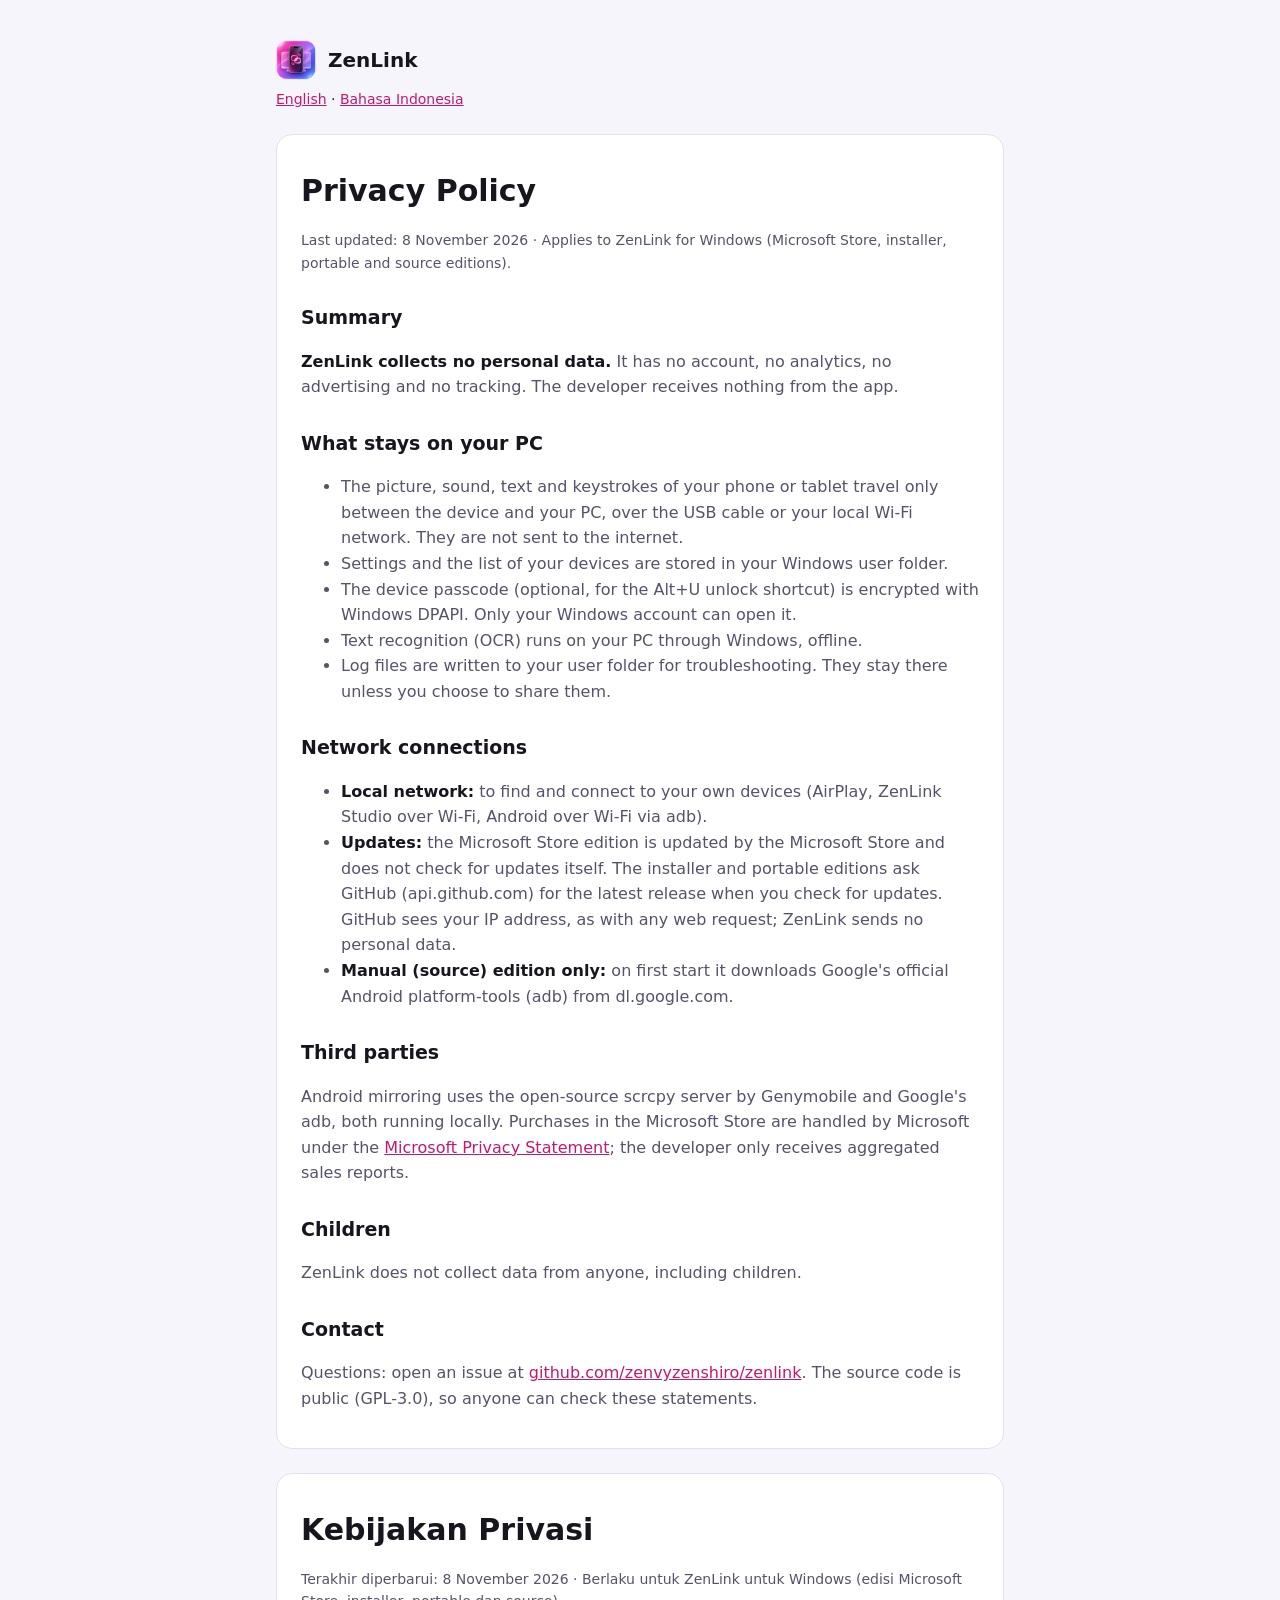
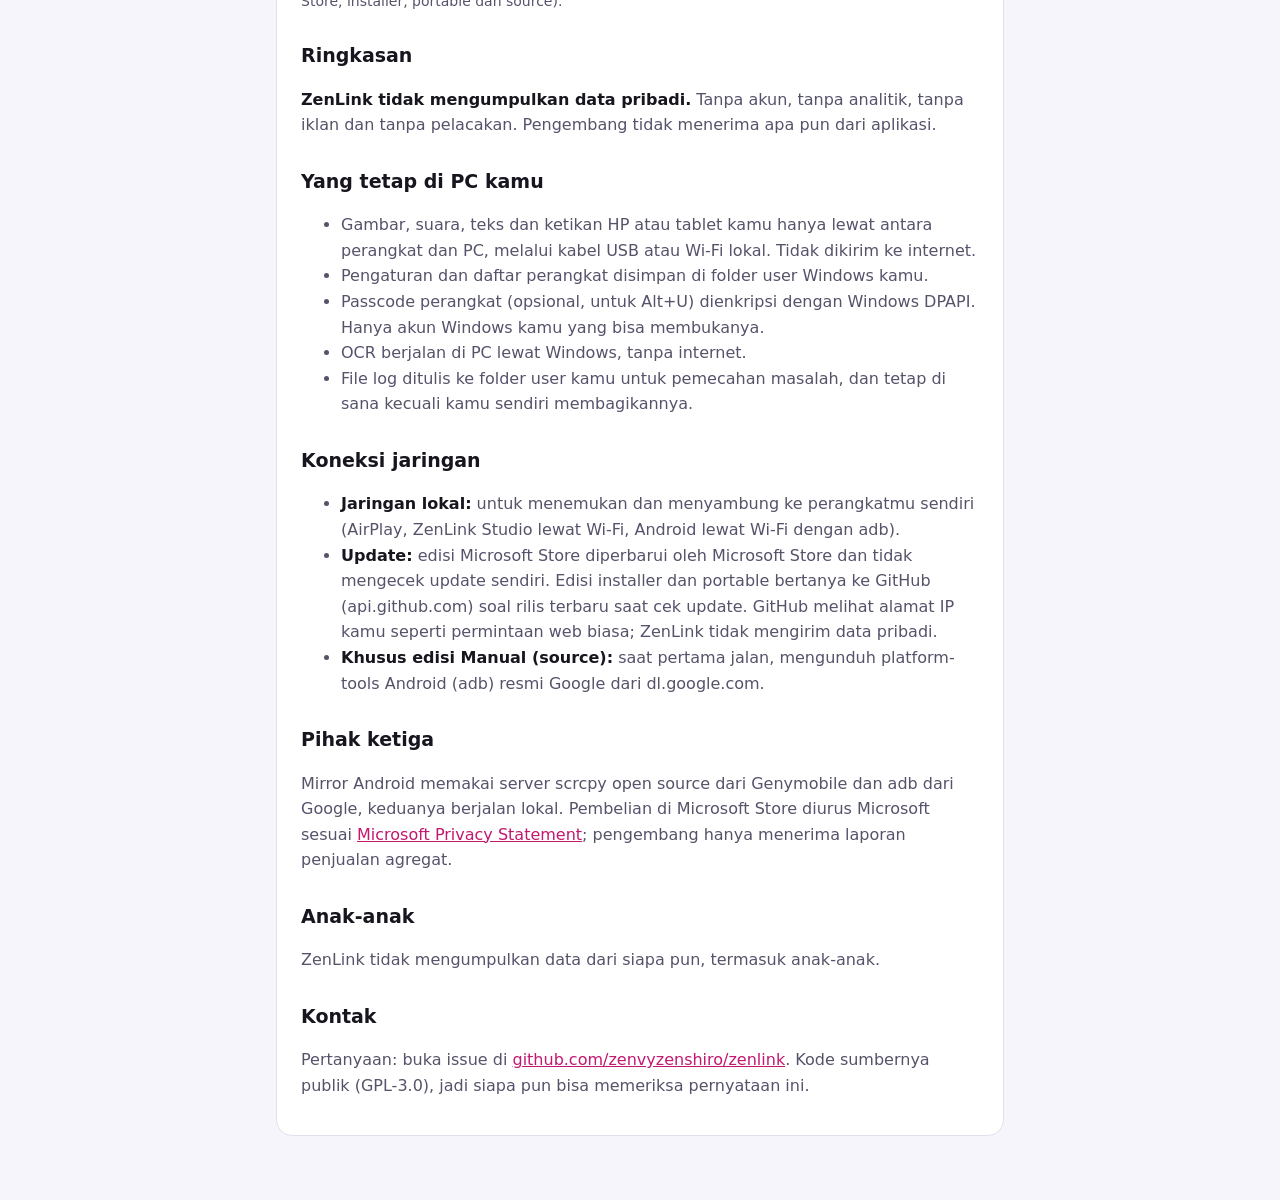
<file: docs/privacy.html>
<!DOCTYPE html>
<html lang="en">
<head>
<meta charset="utf-8">
<meta name="viewport" content="width=device-width, initial-scale=1">
<title>ZenLink Privacy Policy</title>
<meta name="description" content="Privacy policy for ZenLink, the iPhone, iPad and Android screen mirroring app for Windows.">
<meta name="theme-color" content="#06060a">
<link rel="icon" href="logo.png">
<style>
  :root { color-scheme: dark; --bg: #06060a; --card: #12121a; --line: #26263a; --text: #ecebf5; --muted: #a9a7bd; --accent: #ff80c4; }
  @media (prefers-color-scheme: light) {
    :root { color-scheme: light; --bg: #f6f5fb; --card: #ffffff; --line: #e2e0ee; --text: #17161f; --muted: #55536a; --accent: #c2186f; }
  }
  * { box-sizing: border-box; }
  body { margin: 0; background: var(--bg); color: var(--text); font: 16px/1.6 "Segoe UI", system-ui, -apple-system, sans-serif; }
  main { max-width: 760px; margin: 0 auto; padding: 40px 16px 64px; }
  header { display: flex; align-items: center; gap: 12px; margin-bottom: 8px; }
  header img { width: 40px; height: 40px; }
  header a { color: var(--text); text-decoration: none; font-weight: 600; font-size: 20px; }
  h1 { font-size: 30px; margin: 24px 0 4px; }
  h2 { font-size: 19px; margin: 28px 0 6px; }
  p, li { color: var(--muted); }
  b, strong { color: var(--text); }
  a { color: var(--accent); }
  .card { background: var(--card); border: 1px solid var(--line); border-radius: 16px; padding: 8px 24px 20px; margin-top: 24px; }
  .meta { color: var(--muted); font-size: 14px; }
  nav.lang { font-size: 14px; margin-top: 4px; }
</style>
</head>
<body>
<main>
  <header>
    <img src="logo.png" alt="">
    <a href="./">ZenLink</a>
  </header>
  <nav class="lang"><a href="#en">English</a> · <a href="#id">Bahasa Indonesia</a></nav>

  <section class="card" id="en" lang="en">
    <h1>Privacy Policy</h1>
    <p class="meta">Last updated: 8 November 2026 · Applies to ZenLink for Windows (Microsoft Store, installer, portable and source editions).</p>

    <h2>Summary</h2>
    <p><b>ZenLink collects no personal data.</b> It has no account, no analytics, no advertising and no tracking. The developer receives nothing from the app.</p>

    <h2>What stays on your PC</h2>
    <ul>
      <li>The picture, sound, text and keystrokes of your phone or tablet travel only between the device and your PC, over the USB cable or your local Wi-Fi network. They are not sent to the internet.</li>
      <li>Settings and the list of your devices are stored in your Windows user folder.</li>
      <li>The device passcode (optional, for the Alt+U unlock shortcut) is encrypted with Windows DPAPI. Only your Windows account can open it.</li>
      <li>Text recognition (OCR) runs on your PC through Windows, offline.</li>
      <li>Log files are written to your user folder for troubleshooting. They stay there unless you choose to share them.</li>
    </ul>

    <h2>Network connections</h2>
    <ul>
      <li><b>Local network:</b> to find and connect to your own devices (AirPlay, ZenLink Studio over Wi-Fi, Android over Wi-Fi via adb).</li>
      <li><b>Updates:</b> the Microsoft Store edition is updated by the Microsoft Store and does not check for updates itself. The installer and portable editions ask GitHub (api.github.com) for the latest release when you check for updates. GitHub sees your IP address, as with any web request; ZenLink sends no personal data.</li>
      <li><b>Manual (source) edition only:</b> on first start it downloads Google's official Android platform-tools (adb) from dl.google.com.</li>
    </ul>

    <h2>Third parties</h2>
    <p>Android mirroring uses the open-source scrcpy server by Genymobile and Google's adb, both running locally. Purchases in the Microsoft Store are handled by Microsoft under the <a href="https://privacy.microsoft.com/privacystatement" target="_blank" rel="noopener">Microsoft Privacy Statement</a>; the developer only receives aggregated sales reports.</p>

    <h2>Children</h2>
    <p>ZenLink does not collect data from anyone, including children.</p>

    <h2>Contact</h2>
    <p>Questions: open an issue at <a href="https://github.com/zenvyzenshiro/zenlink/issues" target="_blank" rel="noopener">github.com/zenvyzenshiro/zenlink</a>. The source code is public (GPL-3.0), so anyone can check these statements.</p>
  </section>

  <section class="card" id="id" lang="id">
    <h1>Kebijakan Privasi</h1>
    <p class="meta">Terakhir diperbarui: 8 November 2026 · Berlaku untuk ZenLink untuk Windows (edisi Microsoft Store, installer, portable dan source).</p>

    <h2>Ringkasan</h2>
    <p><b>ZenLink tidak mengumpulkan data pribadi.</b> Tanpa akun, tanpa analitik, tanpa iklan dan tanpa pelacakan. Pengembang tidak menerima apa pun dari aplikasi.</p>

    <h2>Yang tetap di PC kamu</h2>
    <ul>
      <li>Gambar, suara, teks dan ketikan HP atau tablet kamu hanya lewat antara perangkat dan PC, melalui kabel USB atau Wi-Fi lokal. Tidak dikirim ke internet.</li>
      <li>Pengaturan dan daftar perangkat disimpan di folder user Windows kamu.</li>
      <li>Passcode perangkat (opsional, untuk Alt+U) dienkripsi dengan Windows DPAPI. Hanya akun Windows kamu yang bisa membukanya.</li>
      <li>OCR berjalan di PC lewat Windows, tanpa internet.</li>
      <li>File log ditulis ke folder user kamu untuk pemecahan masalah, dan tetap di sana kecuali kamu sendiri membagikannya.</li>
    </ul>

    <h2>Koneksi jaringan</h2>
    <ul>
      <li><b>Jaringan lokal:</b> untuk menemukan dan menyambung ke perangkatmu sendiri (AirPlay, ZenLink Studio lewat Wi-Fi, Android lewat Wi-Fi dengan adb).</li>
      <li><b>Update:</b> edisi Microsoft Store diperbarui oleh Microsoft Store dan tidak mengecek update sendiri. Edisi installer dan portable bertanya ke GitHub (api.github.com) soal rilis terbaru saat cek update. GitHub melihat alamat IP kamu seperti permintaan web biasa; ZenLink tidak mengirim data pribadi.</li>
      <li><b>Khusus edisi Manual (source):</b> saat pertama jalan, mengunduh platform-tools Android (adb) resmi Google dari dl.google.com.</li>
    </ul>

    <h2>Pihak ketiga</h2>
    <p>Mirror Android memakai server scrcpy open source dari Genymobile dan adb dari Google, keduanya berjalan lokal. Pembelian di Microsoft Store diurus Microsoft sesuai <a href="https://privacy.microsoft.com/privacystatement" target="_blank" rel="noopener">Microsoft Privacy Statement</a>; pengembang hanya menerima laporan penjualan agregat.</p>

    <h2>Anak-anak</h2>
    <p>ZenLink tidak mengumpulkan data dari siapa pun, termasuk anak-anak.</p>

    <h2>Kontak</h2>
    <p>Pertanyaan: buka issue di <a href="https://github.com/zenvyzenshiro/zenlink/issues" target="_blank" rel="noopener">github.com/zenvyzenshiro/zenlink</a>. Kode sumbernya publik (GPL-3.0), jadi siapa pun bisa memeriksa pernyataan ini.</p>
  </section>
</main>
</body>
</html>
</file>
<file: docs/site.css>
/* ZenLink 2.5 site: Liquid Glass, light and dark. */
:root {
  --mono: "JetBrains Mono", ui-monospace, Consolas, monospace;
  --sans: Inter, system-ui, -apple-system, "Segoe UI", sans-serif;
  --pink: #ff4fa3; --pink-2: #ff7dbc; --violet: #7b5cff; --cyan: #39c6ff; --green: #3ddc84; --amber: #ffb020;
  --ease: cubic-bezier(.2, .8, .2, 1);
  --r: 26px;
}
html[data-theme="dark"] {
  color-scheme: dark;
  --bg: #06060a; --bg-2: #0c0c13;
  --text: #f6f6fa; --text-2: #c2c2d0; --text-3: #8a8a9c;
  --glass: rgba(255, 255, 255, .055); --glass-2: rgba(255, 255, 255, .09);
  --edge: rgba(255, 255, 255, .13); --edge-hi: rgba(255, 255, 255, .32);
  --shade: rgba(0, 0, 0, .55); --spec: rgba(255, 255, 255, .16);
  --blob-o: .55; --chip: rgba(255, 255, 255, .07); --ink-on-accent: #1a0711;
}
html[data-theme="light"] {
  color-scheme: light;
  --bg: #eef0f7; --bg-2: #f7f8fc;
  --text: #0d0e16; --text-2: #3c3e4e; --text-3: #6b6e80;
  --glass: rgba(255, 255, 255, .5); --glass-2: rgba(255, 255, 255, .7);
  --edge: rgba(255, 255, 255, .85); --edge-hi: rgba(255, 255, 255, 1);
  --shade: rgba(40, 30, 80, .16); --spec: rgba(255, 255, 255, .7);
  --blob-o: .42; --chip: rgba(255, 255, 255, .6); --ink-on-accent: #fff;
}
* { box-sizing: border-box; }
html { scroll-behavior: smooth; scroll-padding-top: 90px; }
body {
  margin: 0; background: var(--bg); color: var(--text); font: 400 16px/1.6 var(--sans);
  -webkit-font-smoothing: antialiased; overflow-x: hidden;
  transition: background-color .5s var(--ease), color .4s var(--ease);
}
a { color: inherit; }
img { max-width: 100%; }
::selection { background: rgba(255, 79, 163, .35); }
.wrap { width: min(1180px, calc(100% - 40px)); margin: 0 auto; }
.narrow { width: min(860px, calc(100% - 40px)); }

/* moving colour behind the glass */
.aurora { position: fixed; inset: 0; z-index: -1; overflow: hidden; pointer-events: none; }
.aurora i {
  position: absolute; width: 60vmax; height: 60vmax; border-radius: 50%; filter: blur(90px);
  opacity: var(--blob-o); will-change: transform; animation: drift 28s ease-in-out infinite alternate;
}
.aurora i:nth-child(1) { background: var(--pink); left: -18vmax; top: -22vmax; }
.aurora i:nth-child(2) { background: var(--violet); right: -22vmax; top: 4vmax; animation-duration: 34s; animation-delay: -8s; }
.aurora i:nth-child(3) { background: var(--green); left: 10vmax; bottom: -34vmax; width: 46vmax; height: 46vmax; opacity: calc(var(--blob-o) * .55); animation-duration: 40s; }
.aurora i:nth-child(4) { background: var(--cyan); right: 6vmax; bottom: -26vmax; width: 40vmax; height: 40vmax; opacity: calc(var(--blob-o) * .6); animation-duration: 31s; animation-delay: -14s; }
.aurora::after {
  content: ""; position: absolute; inset: 0;
  background: radial-gradient(circle at 1px 1px, color-mix(in srgb, var(--text) 9%, transparent) 1px, transparent 1.4px) 0 0 / 26px 26px;
  mask-image: linear-gradient(180deg, #000, transparent 70%);
}
@keyframes drift {
  0% { transform: translate(0, 0) scale(1); }
  50% { transform: translate(8vmax, 6vmax) scale(1.12); }
  100% { transform: translate(-6vmax, 10vmax) scale(.94); }
}

/* the glass material */
.glass {
  position: relative; isolation: isolate;
  background: linear-gradient(140deg, var(--glass-2), var(--glass) 55%);
  -webkit-backdrop-filter: blur(24px) saturate(175%); backdrop-filter: blur(24px) saturate(175%);
  border: 1px solid var(--edge); border-radius: var(--r);
  box-shadow: inset 0 1px 0 var(--edge-hi), inset 0 -1px 0 rgba(255, 255, 255, .04), 0 24px 60px -24px var(--shade);
}
.glass::before {
  content: ""; position: absolute; inset: 0; border-radius: inherit; pointer-events: none; z-index: -1;
  background: radial-gradient(420px circle at var(--mx, 30%) var(--my, 0%), var(--spec), transparent 60%);
  opacity: .55; transition: opacity .4s;
}
.glass:hover::before { opacity: 1; }
.glass::after {
  content: ""; position: absolute; inset: 0; border-radius: inherit; pointer-events: none;
  background: linear-gradient(115deg, transparent 30%, rgba(255, 255, 255, .07) 45%, transparent 60%);
  opacity: 0; transform: translateX(-30%); transition: opacity .5s, transform 1.1s var(--ease);
}
.glass:hover::after { opacity: 1; transform: translateX(30%); }

/* buttons */
.btn {
  --h: 50px; display: inline-flex; align-items: center; justify-content: center; gap: 9px; height: var(--h); padding: 0 22px;
  border-radius: 999px; font: 650 15px/1 var(--sans); text-decoration: none; cursor: pointer; border: 0; white-space: nowrap;
  transition: transform .25s var(--ease), box-shadow .3s, background .3s, color .3s;
}
.btn svg { width: 18px; height: 18px; flex: none; }
.btn:active { transform: scale(.97); }
.btn-main {
  color: #fff; background: linear-gradient(135deg, #ff5fae, #ff3d97 45%, #a05cff);
  box-shadow: inset 0 1px 0 rgba(255, 255, 255, .45), inset 0 -2px 6px rgba(80, 0, 60, .25), 0 12px 34px -8px rgba(255, 79, 163, .6);
}
.btn-main:hover { transform: translateY(-2px); box-shadow: inset 0 1px 0 rgba(255, 255, 255, .5), 0 18px 44px -8px rgba(255, 79, 163, .75); }
.btn-glass {
  color: var(--text); background: var(--chip); border: 1px solid var(--edge);
  -webkit-backdrop-filter: blur(18px) saturate(170%); backdrop-filter: blur(18px) saturate(170%);
  box-shadow: inset 0 1px 0 var(--edge-hi), 0 10px 30px -14px var(--shade);
}
.btn-glass:hover { transform: translateY(-2px); background: var(--glass-2); }
.btn-sm { --h: 38px; padding: 0 14px; font-size: 13.5px; }
.icon-btn { --h: 38px; width: 38px; padding: 0; }

/* nav */
nav { position: fixed; top: 14px; left: 0; right: 0; z-index: 50; pointer-events: none; }
nav .bar {
  pointer-events: auto; display: flex; align-items: center; gap: 18px; height: 60px; padding: 0 10px 0 16px; border-radius: 999px;
}
.brand { display: flex; align-items: center; gap: 10px; text-decoration: none; font-weight: 750; font-size: 17px; letter-spacing: -.01em; }
.brand img { width: 30px; height: 30px; border-radius: 9px; }
.brand sup { font: 700 10.5px/1 var(--mono); padding: 4px 6px; border-radius: 6px; color: var(--ink-on-accent); background: linear-gradient(135deg, var(--pink), var(--violet)); vertical-align: 3px; margin-left: 2px; }
.links { display: flex; gap: 2px; margin: 0 auto; }
.links a { padding: 8px 12px; border-radius: 999px; text-decoration: none; font-size: 14px; font-weight: 550; color: var(--text-2); transition: background .25s, color .25s; }
.links a:hover { color: var(--text); background: var(--chip); }
.nav-right { display: flex; align-items: center; gap: 8px; margin-left: auto; }
.lang { display: inline-flex; padding: 3px; border-radius: 999px; background: var(--chip); border: 1px solid var(--edge); }
.lang button { all: unset; cursor: pointer; padding: 6px 10px; border-radius: 999px; font: 650 12px/1 var(--mono); color: var(--text-3); transition: background .25s, color .25s; }
.lang button[aria-pressed="true"] { background: var(--text); color: var(--bg); }
.theme-btn svg { width: 18px; height: 18px; }
.theme-btn .t-sun, .theme-btn .t-moon, .theme-btn .t-auto { display: none; }
html[data-pref="light"] .theme-btn .t-sun, html[data-pref="dark"] .theme-btn .t-moon, html[data-pref="system"] .theme-btn .t-auto { display: block; }
.gh svg { width: 17px; height: 17px; }

/* hero */
.hero { position: relative; padding: 150px 0 40px; display: grid; grid-template-columns: 1.15fr .85fr; gap: 40px; align-items: center; }
.pill {
  display: inline-flex; align-items: center; gap: 10px; padding: 7px 14px 7px 8px; border-radius: 999px; font-size: 13.5px; font-weight: 600; color: var(--text-2);
}
.pill b { font: 700 11px/1 var(--mono); padding: 5px 8px; border-radius: 999px; color: #06130b; background: var(--green); letter-spacing: .04em; }
.wordmark { margin: 26px 0 6px; display: flex; align-items: flex-end; gap: 18px; flex-wrap: wrap; line-height: .9; }
.wordmark .zl { font-size: clamp(56px, 6.8vw, 108px); font-weight: 800; letter-spacing: -.055em; }
.wordmark .zl span { background: linear-gradient(180deg, var(--text), color-mix(in srgb, var(--text) 62%, transparent)); -webkit-background-clip: text; background-clip: text; color: transparent; }
.v25 {
  position: relative; display: inline-grid; place-items: center; height: clamp(56px, 6.2vw, 96px); padding: 0 .36em;
  font: 800 clamp(44px, 5.2vw, 82px)/1 var(--sans); letter-spacing: -.05em; margin-bottom: .06em;
  border-radius: 40% 46% 42% 48% / 52% 44% 56% 48%; animation: blob 9s ease-in-out infinite;
  background: linear-gradient(135deg, rgba(255, 255, 255, .22), rgba(255, 255, 255, .04));
  -webkit-backdrop-filter: blur(14px) saturate(190%); backdrop-filter: blur(14px) saturate(190%);
  border: 1px solid var(--edge); box-shadow: inset 0 2px 1px var(--edge-hi), inset 0 -10px 24px rgba(123, 92, 255, .25), 0 22px 60px -14px rgba(255, 79, 163, .55);
}
.v25 em {
  font-style: normal; background: linear-gradient(100deg, var(--pink), var(--violet) 30%, var(--cyan) 50%, var(--green) 65%, var(--pink) 90%);
  background-size: 260% 100%; -webkit-background-clip: text; background-clip: text; color: transparent; animation: flow 7s linear infinite;
}
.v25::after {
  content: ""; position: absolute; top: 10%; left: 14%; width: 46%; height: 26%; border-radius: 50%;
  background: linear-gradient(180deg, rgba(255, 255, 255, .55), transparent); filter: blur(2px); opacity: .7; pointer-events: none;
}
@keyframes blob {
  0%, 100% { border-radius: 40% 46% 42% 48% / 52% 44% 56% 48%; }
  33% { border-radius: 48% 38% 50% 42% / 44% 54% 46% 56%; }
  66% { border-radius: 44% 50% 38% 52% / 56% 46% 52% 44%; }
}
@keyframes flow { to { background-position: 260% 0; } }
.hook { margin: 18px 0 0; font-size: clamp(25px, 2.7vw, 38px); line-height: 1.12; font-weight: 750; letter-spacing: -.03em; }
.hook em { font-style: normal; background: linear-gradient(90deg, var(--pink), var(--violet)); -webkit-background-clip: text; background-clip: text; color: transparent; }
.lead { margin: 18px 0 0; max-width: 560px; font-size: 17.5px; color: var(--text-2); }
.chips { display: flex; flex-wrap: wrap; gap: 8px; margin-top: 24px; }
.chip {
  all: unset; cursor: pointer; display: inline-flex; align-items: center; gap: 8px; padding: 8px 14px 8px 10px; border-radius: 999px;
  font-size: 13.5px; font-weight: 600; color: var(--text-2); background: var(--chip); border: 1px solid var(--edge);
  -webkit-backdrop-filter: blur(14px); backdrop-filter: blur(14px); transition: transform .25s var(--ease), color .25s, border-color .25s;
}
.chip:hover { transform: translateY(-2px); color: var(--text); border-color: var(--pink); }
.chip i { width: 22px; height: 22px; border-radius: 7px; display: grid; place-items: center; }
.chip i svg { width: 14px; height: 14px; fill: none; stroke: #fff; stroke-width: 2; stroke-linecap: round; stroke-linejoin: round; }
.chip .a { background: linear-gradient(135deg, var(--pink), #c2185b); }
.chip .g { background: linear-gradient(135deg, var(--green), #1f9d57); }
.cta { display: flex; flex-wrap: wrap; gap: 12px; margin-top: 28px; }
.meta { margin-top: 18px; font-size: 14px; color: var(--text-3); display: flex; flex-wrap: wrap; gap: 6px 18px; }
.meta b { color: var(--text); font-weight: 650; }
.meta .dot { width: 7px; height: 7px; border-radius: 50%; background: var(--green); box-shadow: 0 0 10px var(--green); display: inline-block; margin-right: 7px; vertical-align: 1px; }

/* hero device cluster */
.cluster { position: relative; height: 560px; perspective: 1200px; }
.cluster .d {
  position: absolute; border-radius: 30px; overflow: hidden; transform-style: preserve-3d;
  transition: transform .9s var(--ease); will-change: transform; animation: bob 7s ease-in-out infinite;
  box-shadow: 0 40px 80px -30px rgba(0, 0, 0, .55), 0 0 0 1px rgba(255, 255, 255, .1);
}
.cluster .d::before { content: ""; position: absolute; inset: 0; border-radius: inherit; z-index: 3; pointer-events: none; box-shadow: inset 0 0 0 6px #0a0a0d, inset 0 0 0 7px rgba(255, 255, 255, .14); }
.cluster .d::after { content: ""; position: absolute; inset: 0; z-index: 4; pointer-events: none; background: linear-gradient(125deg, rgba(255, 255, 255, .28), transparent 35%); }
.cluster .scr { position: absolute; inset: 6px; border-radius: 24px; overflow: hidden; }
.cluster .lbl {
  position: absolute; z-index: 5; bottom: 12px; left: 50%; transform: translateX(-50%); padding: 5px 11px; border-radius: 999px; white-space: nowrap;
  font: 650 11px/1 var(--mono); color: #fff; background: rgba(10, 10, 14, .45); border: 1px solid rgba(255, 255, 255, .22);
  -webkit-backdrop-filter: blur(10px); backdrop-filter: blur(10px);
}
.d.ipad { width: 400px; height: 300px; left: 4%; top: 20px; border-radius: 26px; animation-delay: -1s; }
.d.ipad .scr { border-radius: 20px; background: radial-gradient(60% 60% at 20% 20%, #ff4fa3, transparent 60%), radial-gradient(60% 60% at 90% 40%, #7b5cff, transparent 60%), radial-gradient(80% 60% at 50% 110%, #ff8a3d, transparent 60%), #1a0c24; }
.d.atab { width: 380px; height: 250px; right: -2%; top: 250px; border-radius: 22px; animation-delay: -3.5s; }
.d.atab .scr { border-radius: 16px; background: radial-gradient(60% 70% at 15% 30%, #3ddc84, transparent 60%), radial-gradient(60% 70% at 85% 20%, #39c6ff, transparent 60%), radial-gradient(70% 60% at 60% 110%, #1f6f5a, transparent 60%), #08201b; }
.d.iph { width: 196px; height: 410px; left: 30%; top: 120px; border-radius: 40px; z-index: 2; animation-delay: -2s; }
.d.iph .scr { border-radius: 34px; background: radial-gradient(70% 45% at 30% 20%, #ff4fa3, transparent 60%), radial-gradient(60% 45% at 90% 50%, #7b5cff, transparent 60%), radial-gradient(70% 50% at 40% 100%, #ff8a3d, transparent 60%), #1a0c24; }
.d.and { width: 186px; height: 400px; right: 12%; top: 0; border-radius: 34px; z-index: 1; animation-delay: -5s; }
.d.and .scr { border-radius: 28px; background: radial-gradient(70% 45% at 70% 20%, #3ddc84, transparent 60%), radial-gradient(60% 45% at 10% 60%, #39c6ff, transparent 60%), radial-gradient(70% 50% at 60% 100%, #b48cff, transparent 60%), #0b1d1b; }
.d .isl { position: absolute; z-index: 4; top: 16px; left: 50%; transform: translateX(-50%); width: 64px; height: 18px; border-radius: 99px; background: #000; }
.d .ph { position: absolute; z-index: 4; top: 18px; left: 50%; transform: translateX(-50%); width: 12px; height: 12px; border-radius: 50%; background: #000; box-shadow: 0 0 0 2px rgba(255, 255, 255, .06); }
.d .ui { position: absolute; inset: 0; padding: 50px 16px 16px; display: grid; grid-template-columns: repeat(4, 1fr); align-content: start; gap: 14px 10px; }
.d.ipad .ui, .d.atab .ui { grid-template-columns: repeat(6, 1fr); padding: 30px 26px; gap: 16px 18px; }
.d .ui u { aspect-ratio: 1; border-radius: 24%; background: rgba(255, 255, 255, .26); box-shadow: inset 0 1px 0 rgba(255, 255, 255, .4); -webkit-backdrop-filter: blur(6px); backdrop-filter: blur(6px); }
.d.and .ui u, .d.atab .ui u { border-radius: 50%; }
.d .time { position: absolute; z-index: 4; top: 15px; left: 24px; font: 650 11px/1 var(--sans); color: #fff; }
.d.and .time { top: 14px; left: 20px; }
.d .dockb { position: absolute; left: 10px; right: 10px; bottom: 12px; height: 56px; border-radius: 24px; background: rgba(255, 255, 255, .2); -webkit-backdrop-filter: blur(10px); backdrop-filter: blur(10px); }
.d.and .dockb { height: 34px; border-radius: 99px; left: 18px; right: 18px; bottom: 22px; }
.d.ipad .dockb, .d.atab .dockb { left: 25%; right: 25%; height: 40px; bottom: 10px; }
@keyframes bob { 50% { translate: 0 -10px; } }
.cluster .lens {
  position: absolute; z-index: 6; width: 150px; height: 150px; left: 54%; top: 56%; border-radius: 50%; pointer-events: none;
  background: radial-gradient(circle at 35% 30%, rgba(255, 255, 255, .45), rgba(255, 255, 255, .06) 45%, transparent 70%);
  -webkit-backdrop-filter: blur(3px) saturate(220%) brightness(1.1); backdrop-filter: blur(3px) saturate(220%) brightness(1.1);
  border: 1px solid rgba(255, 255, 255, .5); box-shadow: inset 0 -12px 30px rgba(123, 92, 255, .25), inset 0 6px 14px rgba(255, 255, 255, .5), 0 30px 60px -20px rgba(0, 0, 0, .5);
  animation: lens 14s ease-in-out infinite;
}
@keyframes lens {
  0%, 100% { transform: translate(0, 0); }
  25% { transform: translate(-180px, -170px); }
  50% { transform: translate(-60px, -320px); }
  75% { transform: translate(90px, -120px); }
}

/* sections */
section { padding: 90px 0; }
.eyebrow { display: inline-block; font: 650 12px/1 var(--mono); letter-spacing: .16em; text-transform: uppercase; color: var(--pink); margin-bottom: 14px; }
h2 { margin: 0; font-size: clamp(34px, 4.6vw, 58px); line-height: 1.04; font-weight: 800; letter-spacing: -.04em; }
h2 em { font-style: normal; background: linear-gradient(90deg, var(--pink), var(--violet)); -webkit-background-clip: text; background-clip: text; color: transparent; }
h3 { margin: 0; font-size: 19px; line-height: 1.25; letter-spacing: -.015em; font-weight: 700; }
.sub { margin: 14px 0 0; max-width: 680px; font-size: 17px; color: var(--text-2); }
.center { text-align: center; }
.center .sub { margin-left: auto; margin-right: auto; }
.fine { font-size: 13px; color: var(--text-3); }

/* bento features */
.bento { margin-top: 44px; display: grid; grid-template-columns: repeat(12, 1fr); gap: 16px; }
.cell { grid-column: span 4; padding: 26px; min-height: 190px; display: flex; flex-direction: column; gap: 10px; }
.cell.w6 { grid-column: span 6; }
.cell.w8 { grid-column: span 8; }
.cell p { margin: 0; color: var(--text-2); font-size: 15px; }
.cell .ic { width: 44px; height: 44px; border-radius: 14px; display: grid; place-items: center; margin-bottom: 6px; box-shadow: inset 0 1px 0 rgba(255, 255, 255, .45), 0 10px 24px -10px var(--c, var(--pink)); background: linear-gradient(135deg, var(--c, var(--pink)), color-mix(in srgb, var(--c, var(--pink)) 55%, #000)); }
.cell .ic svg { width: 22px; height: 22px; fill: none; stroke: #fff; stroke-width: 2; stroke-linecap: round; stroke-linejoin: round; }
.cell .tag { align-self: flex-start; font: 650 10.5px/1 var(--mono); letter-spacing: .08em; padding: 5px 8px; border-radius: 999px; background: var(--chip); border: 1px solid var(--edge); color: var(--text-3); }
.cell.hero-cell { background: linear-gradient(140deg, color-mix(in srgb, var(--green) 22%, var(--glass-2)), var(--glass) 60%); }
.cell .big { margin-top: auto; display: flex; gap: 22px; flex-wrap: wrap; }
.cell .big div b { display: block; font-size: 30px; font-weight: 800; letter-spacing: -.03em; }
.cell .big div span { font-size: 13px; color: var(--text-3); }

/* modes */
.modes { margin-top: 44px; display: grid; grid-template-columns: 1fr 1fr; gap: 18px; }
.mgroup { padding: 28px; }
.mgroup > h3 { display: flex; align-items: center; gap: 12px; font-size: 22px; }
.mgroup > h3 i { width: 36px; height: 36px; border-radius: 12px; display: grid; place-items: center; }
.mgroup > h3 i svg { width: 19px; height: 19px; fill: none; stroke: #fff; stroke-width: 2; stroke-linecap: round; stroke-linejoin: round; }
.mgroup .how { color: var(--text-3); font-size: 14px; margin: 6px 0 18px; }
.mlist { display: grid; gap: 10px; }
.m {
  padding: 16px 18px; border-radius: 18px; background: var(--chip); border: 1px solid var(--edge);
  transition: transform .3s var(--ease), border-color .3s;
}
.m:hover { transform: translateX(4px); border-color: color-mix(in srgb, var(--pink) 60%, var(--edge)); }
.m b { display: flex; align-items: center; gap: 8px; font-size: 15.5px; }
.m b small { font: 650 10px/1 var(--mono); letter-spacing: .08em; padding: 4px 7px; border-radius: 999px; background: var(--glass-2); border: 1px solid var(--edge); color: var(--text-3); }
.m span { display: block; margin-top: 4px; font-size: 14px; color: var(--text-2); }

/* light & fast */
.pipe { margin-top: 44px; padding: 26px; display: grid; grid-template-columns: repeat(7, auto); align-items: center; justify-content: space-between; gap: 10px; }
.pnode { padding: 14px 16px; border-radius: 16px; background: var(--chip); border: 1px solid var(--edge); text-align: center; }
.pnode b { display: block; font-size: 15px; }
.pnode span { font-size: 12.5px; color: var(--text-3); }
.pnode.hot { background: linear-gradient(135deg, rgba(255, 79, 163, .3), rgba(123, 92, 255, .25)); border-color: rgba(255, 79, 163, .5); }
.parrow { height: 2px; min-width: 26px; background: linear-gradient(90deg, transparent, var(--pink), transparent); background-size: 200% 100%; animation: flow 2.2s linear infinite; }
.nums { margin-top: 16px; display: grid; grid-template-columns: repeat(4, 1fr); gap: 16px; }
.num { padding: 24px; }
.num b { display: block; font-size: 40px; line-height: 1; font-weight: 800; letter-spacing: -.04em; }
.num span { display: block; margin-top: 8px; font-size: 14px; color: var(--text-2); }

/* settings + shortcuts */
.two { margin-top: 44px; display: grid; grid-template-columns: 1fr 1fr; gap: 18px; align-items: start; }
.opts { padding: 10px; display: grid; }
.opt { display: flex; gap: 14px; align-items: flex-start; padding: 14px; border-radius: 18px; transition: background .25s; }
.opt:hover { background: var(--chip); }
.opt .sw { flex: none; margin-top: 3px; width: 40px; height: 24px; border-radius: 99px; background: linear-gradient(135deg, var(--pink), var(--violet)); position: relative; box-shadow: inset 0 1px 2px rgba(0, 0, 0, .2); }
.opt .sw::after { content: ""; position: absolute; top: 3px; right: 3px; width: 18px; height: 18px; border-radius: 50%; background: #fff; box-shadow: 0 2px 6px rgba(0, 0, 0, .3); }
.opt h3 { font-size: 15.5px; }
.opt p { margin: 3px 0 0; font-size: 14px; color: var(--text-2); }
.keys { padding: 22px; }
.keys h3 { font-size: 15px; margin-bottom: 10px; display: flex; justify-content: space-between; align-items: center; }
.keys h3 small { font: 600 11px/1 var(--mono); color: var(--text-3); }
.krow { display: flex; align-items: center; gap: 12px; padding: 7px 0; border-bottom: 1px dashed color-mix(in srgb, var(--text) 12%, transparent); font-size: 14px; color: var(--text-2); }
.krow:last-child { border-bottom: 0; }
kbd {
  flex: none; min-width: 74px; text-align: center; padding: 5px 9px; border-radius: 9px; font: 600 12px/1.2 var(--mono); color: var(--text);
  background: var(--glass-2); border: 1px solid var(--edge); box-shadow: inset 0 -2px 0 color-mix(in srgb, var(--text) 10%, transparent);
}
.krow .p { margin-left: auto; font: 600 10.5px/1 var(--mono); padding: 4px 7px; border-radius: 99px; color: var(--text-3); background: var(--chip); }

/* what's new */
.news { margin-top: 44px; display: grid; grid-template-columns: 1.3fr 1fr; gap: 18px; }
.news > div { padding: 28px; }
.news dl { margin: 0; display: grid; gap: 16px; }
.news dt { font-weight: 700; }
.news dd { margin: 3px 0 0; color: var(--text-2); font-size: 15px; }
.fixes { margin: 0; padding-left: 20px; display: grid; gap: 10px; color: var(--text-2); font-size: 15px; }

/* download */
.dl { margin-top: 10px; padding: 46px 34px; text-align: center; overflow: hidden; }
.dl .logo { width: 88px; height: 88px; border-radius: 24px; box-shadow: 0 20px 50px -14px rgba(255, 79, 163, .6); }
.dl h2 { margin-top: 18px; }
.dlbtns { margin: 30px auto 0; display: grid; grid-template-columns: repeat(3, 1fr); gap: 16px; max-width: 1080px; text-align: left; }
.dlopt { grid-template-rows: auto auto 1fr; }
.dlopt { padding: 22px; border-radius: 22px; background: var(--chip); border: 1px solid var(--edge); display: grid; gap: 8px; }
.dlopt .btn { width: 100%; }
.dlopt b { font-size: 14px; }
.dlopt span { font-size: 13.5px; color: var(--text-2); }
.dlsmall { margin-top: 18px; font-size: 14px; color: var(--text-3); }
.dlsmall a { color: var(--text-2); }
.count { margin-top: 10px; font-size: 14px; color: var(--text-3); }
.count b { color: var(--text); font: 700 16px/1 var(--mono); }
.warn { margin-top: 18px; display: grid; grid-template-columns: 1fr 1fr 1.2fr; gap: 16px; }
.warn > div { padding: 24px; }
.warn h4 { margin: 4px 0 10px; font-size: 16px; }
.warn ol, .warn ul { margin: 0; padding-left: 20px; display: grid; gap: 6px; font-size: 14px; color: var(--text-2); }
.hash { margin: 14px 0 0; font-size: 12.5px; color: var(--text-3); word-break: break-all; }
.hash code { font: 500 11.5px/1.5 var(--mono); color: var(--text-2); }

/* support, feedback, note, faq */
.support { padding: 46px 30px; text-align: center; background: linear-gradient(135deg, rgba(255, 79, 163, .28), rgba(123, 92, 255, .2) 60%, var(--glass)); }
.support img { width: 60px; height: 60px; border-radius: 18px; }
.support h2 { margin-top: 14px; font-size: clamp(30px, 3.8vw, 46px); }
.support .btn { margin-top: 24px; }
.support .btn small { font-weight: 500; opacity: .75; }
.fb { margin-top: 26px; padding: 18px; }
.fb textarea {
  width: 100%; resize: vertical; min-height: 130px; padding: 16px; border-radius: 16px; font: 15px/1.5 var(--sans); color: var(--text);
  background: var(--chip); border: 1px solid var(--edge); outline: none; transition: border-color .25s, box-shadow .25s;
}
.fb textarea:focus { border-color: var(--pink); box-shadow: 0 0 0 4px rgba(255, 79, 163, .15); }
.fb-row { margin-top: 12px; display: flex; gap: 14px; align-items: center; justify-content: space-between; flex-wrap: wrap; }
.note { padding: 34px; }
.note .by { margin: 8px 0 18px; color: var(--pink); font-weight: 600; }
.note p { color: var(--text-2); }
.faq { margin-top: 30px; display: grid; gap: 10px; }
details { padding: 0 22px; border-radius: 20px; }
summary { cursor: pointer; list-style: none; padding: 18px 0; font-weight: 650; display: flex; justify-content: space-between; gap: 12px; }
summary::-webkit-details-marker { display: none; }
summary::after { content: "+"; font: 500 22px/1 var(--mono); color: var(--pink); transition: transform .3s var(--ease); }
details[open] summary::after { transform: rotate(45deg); }
details p { margin: 0 0 18px; color: var(--text-2); font-size: 15px; }

footer { padding: 40px 0 50px; font-size: 14px; color: var(--text-3); }
footer .bar { padding: 22px 26px; display: flex; flex-wrap: wrap; gap: 14px 24px; justify-content: space-between; align-items: center; }
.foot-links { display: flex; flex-wrap: wrap; gap: 6px 18px; }
.foot-links a { text-decoration: none; color: var(--text-2); }
.foot-links a:hover { color: var(--text); }
.credits { width: 100%; font-size: 12.5px; line-height: 1.6; }

/* reveal */
.reveal { opacity: 0; transform: translateY(26px) scale(.985); transition: opacity .8s var(--ease), transform .9s var(--ease); }
.reveal.in { opacity: 1; transform: none; }

@media (max-width: 1060px) {
  .links { display: none; }
  .hero { grid-template-columns: 1fr; padding-top: 130px; }
  .cluster { height: 520px; max-width: 640px; width: 100%; margin: 0 auto; }
  .cell, .cell.w6, .cell.w8 { grid-column: span 6; }
  .warn { grid-template-columns: 1fr 1fr; }
  .warn > div:last-child { grid-column: 1 / -1; }
  .nums { grid-template-columns: 1fr 1fr; }
  .pipe { grid-template-columns: 1fr; justify-content: stretch; }
  .parrow { width: 2px; height: 22px; min-width: 0; margin: 0 auto; background: linear-gradient(180deg, transparent, var(--pink), transparent); }
}
@media (max-width: 760px) {
  section { padding: 64px 0; }
  .gh span, .sup span { display: none; }
  .gh, .sup { width: 38px; padding: 0; }
  nav .bar { gap: 8px; padding: 0 8px 0 12px; }
  .brand b { display: none; }
  .cluster { height: 420px; transform: scale(.72); transform-origin: top center; margin-bottom: -110px; }
  .cell, .cell.w6, .cell.w8 { grid-column: span 12; }
  .modes, .two, .news, .dlbtns, .warn { grid-template-columns: 1fr; }
  .dlbtns { max-width: 520px; }
  .warn > div:last-child { grid-column: auto; }
}
@media (prefers-reduced-motion: reduce) {
  *, *::before, *::after { animation: none !important; transition-duration: .01ms !important; }
  html { scroll-behavior: auto; }
  .reveal { opacity: 1; transform: none; }
}

/* size: 2.2 struck through, 2.5 smaller */
s[class^="old"], s.old { color: var(--text-3); text-decoration-thickness: 2px; text-decoration-color: rgba(255, 84, 112, .85); }
.szchip { display: inline-flex; align-items: center; gap: 7px; }
.szchip b { color: var(--text); }
.szchip em, .sh-row > em { font-style: normal; font: 700 11.5px/1 var(--mono); padding: 4px 7px; border-radius: 99px; color: #04170c; background: var(--green); box-shadow: 0 0 14px -2px var(--green); }
.num s.old { display: block; font-size: 18px; font-weight: 700; margin-bottom: 4px; }
.shrink { margin-top: 16px; padding: 26px; display: grid; gap: 16px; }
.sh-head { display: flex; flex-wrap: wrap; gap: 6px 16px; align-items: baseline; justify-content: space-between; }
.sh-row { display: grid; grid-template-columns: 110px 1fr auto; gap: 16px; align-items: center; }
.sh-row > b { font-size: 14px; }
.bars { display: grid; gap: 6px; }
.bars i { position: relative; display: block; height: 30px; border-radius: 10px; font: 600 12px/30px var(--mono); padding: 0 12px; white-space: nowrap; overflow: hidden; }
.bars .b-old { background: var(--chip); border: 1px solid var(--edge); color: var(--text-3); }
.bars .b-new { width: 100%; color: #fff; background: linear-gradient(90deg, #ff5fae, #9a5cff 60%, #3ddc84); box-shadow: inset 0 1px 0 rgba(255, 255, 255, .4), 0 8px 22px -10px rgba(255, 79, 163, .7); transition: width 1.4s var(--ease) .3s; }
.bars .b-new b { color: #fff; }
.shrink.in .b-new { width: var(--w); }
@media (max-width: 760px) { .sh-row { grid-template-columns: 1fr auto; } .sh-row > b { grid-column: 1 / -1; } }

/* hero stage: one device steps forward at a time and plays a short demo */
.cluster .d { transition: transform 1s var(--ease), filter .9s var(--ease), box-shadow .9s; }
.cluster .lbl { display: none; }
.cluster .d.away { filter: brightness(.5) saturate(.75) blur(1.2px); }
.cluster .d.on { z-index: 8; animation-play-state: paused; box-shadow: 0 50px 90px -30px rgba(0, 0, 0, .7), 0 0 0 1px rgba(255, 255, 255, .16), 0 0 90px -10px var(--glow, rgba(255, 79, 163, .6)); }
.d.iph, .d.ipad { --glow: rgba(255, 79, 163, .65); --appc: linear-gradient(170deg, #ff4fa3, #7b2a5a 70%); }
.d.and, .d.atab { --glow: rgba(61, 220, 132, .55); --appc: linear-gradient(170deg, #2fbf75, #0f3d33 70%); }
.d .mini {
  position: absolute; inset: 0; z-index: 2; padding: 22% 9% 0; display: grid; align-content: start; gap: 6%;
  background: var(--appc); opacity: 0; transform: scale(.12); transform-origin: 22% 30%; border-radius: inherit;
}
.d.ipad .mini, .d.atab .mini { padding: 12% 6% 0; grid-template-columns: 1fr 1fr 1fr; gap: 5%; }
.d .mini b { grid-column: 1 / -1; height: 16px; width: 46%; border-radius: 8px; background: rgba(255, 255, 255, .55); }
.d .mini s { display: block; height: 62px; border-radius: 14px; background: rgba(255, 255, 255, .16); box-shadow: inset 0 1px 0 rgba(255, 255, 255, .25); }
.d.ipad .mini s, .d.atab .mini s { height: 110px; }
.d .tapr { position: absolute; z-index: 3; left: 22%; top: 30%; width: 34px; height: 34px; margin: -17px; border-radius: 50%; border: 2px solid #fff; opacity: 0; }
.d.ipad .tapr, .d.atab .tapr { top: 22%; left: 12%; }
.d.ipad .mini, .d.atab .mini { transform-origin: 12% 22%; }
.d.play .mini { animation: miniapp 3.4s var(--ease) both; }
.d.play .tapr { animation: tapr 3.4s ease-out both; }
@keyframes miniapp {
  0%, 16% { opacity: 0; transform: scale(.12); }
  30%, 74% { opacity: 1; transform: scale(1); }
  88%, 100% { opacity: 0; transform: scale(.12); }
}
@keyframes tapr {
  0%, 8% { opacity: 0; transform: scale(.3); }
  12% { opacity: 1; }
  20%, 100% { opacity: 0; transform: scale(1.5); }
}
.stagetag {
  position: absolute; z-index: 12; left: 50%; bottom: -6px; transform: translateX(-50%); display: flex; align-items: center; gap: 12px;
  padding: 10px 18px 10px 12px; border-radius: 999px; white-space: nowrap; transition: opacity .35s, transform .5s var(--ease);
}
.stagetag.swap { opacity: 0; transform: translate(-50%, 8px); }
.stagetag > i { width: 30px; height: 30px; border-radius: 10px; background: linear-gradient(135deg, var(--pink), #c2185b); box-shadow: 0 0 18px -2px var(--pink); }
.stagetag.android > i { background: linear-gradient(135deg, var(--green), #1f9d57); box-shadow: 0 0 18px -2px var(--green); }
.stagetag .tx { display: grid; line-height: 1.2; }
.stagetag b { font-size: 16px; letter-spacing: -.01em; }
.stagetag small { font: 600 11px/1.3 var(--mono); color: var(--text-3); }
.pips { position: absolute; z-index: 12; left: 50%; bottom: -34px; transform: translateX(-50%); display: flex; gap: 6px; }
.pips i { width: 6px; height: 6px; border-radius: 99px; background: color-mix(in srgb, var(--text) 25%, transparent); transition: width .5s var(--ease), background .5s; }
.pips i.on { width: 22px; background: linear-gradient(90deg, var(--pink), var(--violet)); }

/* the 2.5 bubble: floats, wobbles like liquid, a shine runs around it, squishes on hover */
.v25 { animation: blob 5.5s ease-in-out infinite, bubfloat 4.2s ease-in-out infinite; transition: scale .5s cubic-bezier(.3, 1.6, .5, 1); cursor: default; }
.v25:hover { scale: 1.08 .94; }
.v25:active { scale: .94 1.06; }
.v25::before {
  content: ""; position: absolute; inset: -1px; border-radius: inherit; padding: 2px; pointer-events: none;
  background: conic-gradient(from var(--ang, 0deg), transparent 0 70%, rgba(255, 255, 255, .9) 80%, transparent 90%);
  -webkit-mask: linear-gradient(#000 0 0) content-box, linear-gradient(#000 0 0); -webkit-mask-composite: xor; mask-composite: exclude;
  animation: shine 4s linear infinite;
}
.v25 b { position: absolute; border-radius: 50%; pointer-events: none; background: radial-gradient(circle at 35% 30%, rgba(255, 255, 255, .85), rgba(255, 255, 255, .12) 55%, transparent 70%); border: 1px solid rgba(255, 255, 255, .45); animation: pop 5s ease-in-out infinite; }
.v25 b:nth-of-type(1) { width: 16px; height: 16px; right: -10px; top: -8px; }
.v25 b:nth-of-type(2) { width: 9px; height: 9px; right: 18%; top: -18px; animation-delay: -1.7s; animation-duration: 4s; }
.v25 b:nth-of-type(3) { width: 11px; height: 11px; left: -12px; bottom: 6px; animation-delay: -3s; animation-duration: 6s; }
@property --ang { syntax: "<angle>"; inherits: false; initial-value: 0deg; }
@keyframes shine { to { --ang: 360deg; } }
@keyframes bubfloat { 50% { translate: 0 -7px; } }
@keyframes pop { 0%, 100% { transform: translate(0, 0) scale(1); opacity: .9; } 50% { transform: translate(4px, -10px) scale(1.15); opacity: 1; } }

/* background: darker and calmer, light that turns slowly behind the glass */
html[data-theme="dark"] { --bg: #040407; --blob-o: .34; }
html[data-theme="light"] { --bg: #d3d4e0; --blob-o: .17; }
body { background: radial-gradient(120% 80% at 50% -10%, color-mix(in srgb, var(--bg) 70%, #2a1030) 0%, var(--bg) 60%) fixed, var(--bg); }
html[data-theme="light"] body { background: radial-gradient(120% 80% at 50% -10%, #e2dde9 0%, var(--bg) 60%) fixed, var(--bg); }
.aurora i { filter: blur(110px); }
.aurora i:nth-child(3) { opacity: calc(var(--blob-o) * .45); }
.aurora i:nth-child(4) { opacity: calc(var(--blob-o) * .5); }
.aurora::before {
  content: ""; position: absolute; left: 50%; top: 38%; width: 140vmax; height: 140vmax; margin: -70vmax 0 0 -70vmax; border-radius: 50%;
  background: conic-gradient(from 0deg, transparent 0deg, rgba(255, 79, 163, .55) 40deg, transparent 95deg, rgba(123, 92, 255, .5) 170deg, transparent 230deg, rgba(57, 198, 255, .35) 290deg, transparent 340deg);
  filter: blur(90px); opacity: .22; animation: turn 60s linear infinite; will-change: transform;
}
html[data-theme="light"] .aurora::before { opacity: .16; }
.aurora::after {
  background:
    radial-gradient(ellipse 75% 65% at 50% 40%, transparent 40%, color-mix(in srgb, var(--bg) 85%, transparent) 100%),
    radial-gradient(circle at 1px 1px, color-mix(in srgb, var(--text) 8%, transparent) 1px, transparent 1.4px) 0 0 / 26px 26px;
  mask-image: none;
}
@keyframes turn { to { transform: rotate(360deg); } }

/* Hero: star the repo (live count from the GitHub API) */
.btn-star .st { color: #fbbf24; filter: drop-shadow(0 0 6px #fbbf2466); transition: transform .35s cubic-bezier(.3,1.6,.5,1); }
.btn-star:hover .st { transform: rotate(-18deg) scale(1.2); }
.btn-star .stars {
  margin-left: 2px; padding: 2px 9px; border-radius: 999px; font-size: .85em; font-weight: 700;
  background: color-mix(in srgb, #fbbf24 18%, transparent); color: var(--text);
  border: 1px solid color-mix(in srgb, #fbbf24 40%, transparent);
}
.nav .stars { margin-left: 4px; font-weight: 700; opacity: .8; }


/* ---------------------------------------------------------------------------
   No GPU (html.lite, set in index.html when the browser renders in software).
   Same look, drawn without per-frame blur: the coloured blobs become soft
   radial gradients instead of a 90px blur filter, glass keeps its tint and
   edges without re-blurring what moves behind it, and animations pause while
   their section is off screen. None of this applies when the GPU is on.
   ------------------------------------------------------------------------ */
html.lite .aurora i { filter: none; will-change: auto; }
html.lite .aurora i:nth-child(1) { background: radial-gradient(closest-side, var(--pink) 0%, color-mix(in srgb, var(--pink) 60%, transparent) 50%, transparent 100%); }
html.lite .aurora i:nth-child(2) { background: radial-gradient(closest-side, var(--violet) 0%, color-mix(in srgb, var(--violet) 60%, transparent) 50%, transparent 100%); }
html.lite .aurora i:nth-child(3) { background: radial-gradient(closest-side, var(--green) 0%, color-mix(in srgb, var(--green) 60%, transparent) 50%, transparent 100%); }
html.lite .aurora i:nth-child(4) { background: radial-gradient(closest-side, var(--cyan) 0%, color-mix(in srgb, var(--cyan) 60%, transparent) 50%, transparent 100%); }
html.lite *, html.lite *::before, html.lite *::after { -webkit-backdrop-filter: none !important; backdrop-filter: none !important; }
html.lite[data-theme="dark"] { --glass: rgba(22, 20, 32, .62); --glass-2: rgba(34, 30, 48, .66); --chip: rgba(30, 28, 42, .6); }
html.lite[data-theme="light"] { --glass: rgba(255, 255, 255, .78); --glass-2: rgba(255, 255, 255, .86); --chip: rgba(255, 255, 255, .8); }
html.lite .v25 { background: linear-gradient(135deg, rgba(255, 255, 255, .26), rgba(255, 255, 255, .1)); }
html.lite .dim { background: rgba(10, 6, 16, .66); }
html.lite .a-dim { background: rgba(6, 14, 12, .72); }
html.lite .switcher { background: rgba(0, 0, 0, .6); }
html.lite .a-recents { background: rgba(8, 16, 14, .7); }
html.lite [data-off], html.lite [data-off] * { animation-play-state: paused !important; }
/* Software rendering repaints every animated pixel on the CPU, so in lite the
   decoration stands still: the turning light behind the page (a 140vmax layer
   with a 90px blur) is not drawn, the blobs keep their place, the fixed body
   gradient scrolls with the page instead of repainting it on every scroll
   step, and the looping effects (shine, bob, lens, gradient text) stop. Hover,
   clicks, reveals and the device demo still animate. */
html.lite body { background-attachment: scroll, scroll; }
html.lite .aurora::before { display: none; }
html.lite .aurora i,
html.lite .wordmark .zl span,
html.lite .v25, html.lite .v25::before, html.lite .v25 b,
html.lite .v25 em,
html.lite .cluster .d,
html.lite .cluster .lens,
html.lite .parrow { animation: none !important; will-change: auto; }
html.lite .cluster .d.away { filter: brightness(.5) saturate(.75); }
html.lite .btn-star .st { filter: none; }

/* Hero: Donate (Sociabuzz), green next to the pink Download */
.btn-love {
  color: #fff; border: 0; background: linear-gradient(135deg, #4ee39a, #1fbf74 45%, #0f9a74);
  box-shadow: inset 0 1px 0 rgba(255, 255, 255, .45), inset 0 -2px 6px rgba(0, 70, 40, .25), 0 12px 30px -10px rgba(40, 210, 130, .6);
}
.btn-love:hover { transform: translateY(-2px); background: linear-gradient(135deg, #5eeaa6, #2acb80 45%, #12a87f); box-shadow: inset 0 1px 0 rgba(255, 255, 255, .5), 0 18px 40px -10px rgba(40, 210, 130, .75); }
.btn-love .hrt { color: var(--pink); filter: drop-shadow(0 0 1px #fff) drop-shadow(0 0 1px #fff) drop-shadow(0 0 6px rgba(255, 79, 163, .7)); transform-origin: 50% 60%; animation: beat 2.4s var(--ease) infinite; }
.btn-love:hover .hrt { animation-duration: .9s; }
@keyframes beat { 0%, 60%, 100% { transform: scale(1); } 15% { transform: scale(1.22); } 30% { transform: scale(.94); } 45% { transform: scale(1.1); } }
html.lite .btn-love .hrt { animation: none; filter: none; }

/* Why ZenLink: three reasons and a comparison */
.why { margin-top: 44px; display: grid; grid-template-columns: repeat(3, 1fr); gap: 16px; }
.why .cell { grid-column: auto; min-height: 0; }
.why h3 { margin: 0; font-size: 19px; letter-spacing: -.01em; }
.cmp { margin-top: 16px; padding: 8px; }
.cmp-scroll { overflow-x: auto; border-radius: calc(var(--r) - 8px); }
.cmp table { width: 100%; min-width: 720px; border-collapse: separate; border-spacing: 0; font-size: 14.5px; }
.cmp th, .cmp td { padding: 15px 18px; text-align: left; vertical-align: middle; border-bottom: 1px solid color-mix(in srgb, var(--text) 8%, transparent); }
.cmp tbody tr:last-child > * { border-bottom: 0; }
.cmp thead th { font: 650 12px/1.3 var(--mono); letter-spacing: .06em; text-transform: uppercase; color: var(--text-3); }
.cmp tbody th { font-weight: 600; color: var(--text); width: 26%; }
.cmp td { color: var(--text-2); }
.cmp td span { vertical-align: middle; }
.cmp .zl { background: linear-gradient(180deg, color-mix(in srgb, var(--pink) 14%, transparent), color-mix(in srgb, var(--violet) 10%, transparent)); color: var(--text); font-weight: 650; }
.cmp thead .zl { color: var(--text); font: 750 15px/1 var(--sans); letter-spacing: -.01em; text-transform: none; border-radius: 14px 14px 0 0; }
.cmp thead .zl img { width: 20px; height: 20px; border-radius: 6px; vertical-align: -4px; margin-right: 8px; }
.cmp tbody tr:last-child .zl { border-radius: 0 0 14px 14px; }
.cmp tbody tr { transition: background .25s; }
.cmp tbody tr:hover { background: color-mix(in srgb, var(--text) 4%, transparent); }
.cmp i { display: inline-grid; place-items: center; width: 20px; height: 20px; margin-right: 9px; border-radius: 50%; vertical-align: middle; font: 800 12px/1 var(--sans); font-style: normal; }
.cmp i.y { color: #04170c; background: var(--green); box-shadow: 0 0 12px -2px var(--green); }
.cmp i.y::before { content: "✓"; }
.cmp i.p { color: #241500; background: var(--amber); }
.cmp i.p::before { content: "~"; }
.cmp i.n { color: var(--text-3); background: color-mix(in srgb, var(--text) 10%, transparent); }
.cmp i.n::before { content: "✕"; font-size: 10px; }
.cmp-note { margin: 10px 14px 8px; font-size: 12.5px; color: var(--text-3); }
@media (max-width: 1060px) { .why { grid-template-columns: 1fr 1fr; } .why .cell:last-child { grid-column: 1 / -1; } }
@media (max-width: 760px) {
  .why { grid-template-columns: 1fr; } .why .cell:last-child { grid-column: auto; }
  .cmp table { min-width: 600px; font-size: 13.5px; }
  .cmp th, .cmp td { padding: 12px 12px; }
  .cmp tbody th { width: 118px; }
  .cmp tbody th, .cmp thead th:first-child { position: sticky; left: 0; z-index: 1; background: var(--bg-2); box-shadow: 8px 0 14px -10px var(--shade); }
}
.cmp tr.grp th { padding: 20px 18px 8px; font: 650 11.5px/1 var(--mono); letter-spacing: .14em; text-transform: uppercase; color: var(--pink); border-bottom: 0; background: none; }
.cmp tbody tr.grp:hover { background: none; }
.cmp tbody tr.grp + tr > * { border-top: 1px solid color-mix(in srgb, var(--text) 8%, transparent); }
.cmp i.u { color: var(--text-3); background: color-mix(in srgb, var(--text) 6%, transparent); }
.cmp i.u::before { content: "–"; }
/* Three hero buttons, full labels, one row: the buttons get more compact
   as the row gets narrower; on phones they stack. */
.cta { container-type: inline-size; }
@container (min-width: 600px) {
  .cta .btn { padding: 0 18px; gap: 8px; font-size: 14.5px; }
}
@container (min-width: 500px) and (max-width: 639px) {
  .cta .btn { padding: 0 14px; gap: 7px; font-size: 13.5px; }
  .cta .btn-star .stars { padding: 2px 7px; }
}

h2, .hook { text-wrap: balance; }
/* Nav links never break inside; tighter on mid-size screens. */
.links a { white-space: nowrap; }
@media (max-width: 1240px) { .links { gap: 0; } .links a { padding: 8px 8px; font-size: 13.5px; } }
@container (min-width: 500px) and (max-width: 579px) {
  .cta .btn { padding: 0 12px; gap: 6px; font-size: 13px; }
  .cta .btn svg { width: 16px; height: 16px; }
}
@media (min-width: 1061px) and (max-width: 1180px) { .links a[href="#ringan"] { display: none; } }
</file>
<file: docs/demo.css>
/* ZenLink live demo: the app window, a mirrored iPhone / iPad / Android
   phone / Android tablet, and gestures. */
html[data-theme="dark"] { --app-bg: rgba(12, 12, 18, .72); --app-line: rgba(255, 255, 255, .08); --app-raise: rgba(255, 255, 255, .035); --stage: rgba(6, 6, 10, .55); --dotc: rgba(255, 79, 163, .2); }
html[data-theme="light"] { --app-bg: rgba(252, 252, 255, .66); --app-line: rgba(30, 30, 60, .09); --app-raise: rgba(255, 255, 255, .5); --stage: rgba(225, 227, 240, .55); --dotc: rgba(123, 92, 255, .18); }
.demo { margin: 44px auto 0; max-width: 1120px; text-align: left; }
.demo-bar { display: flex; flex-wrap: wrap; justify-content: center; align-items: center; gap: 10px 14px; margin-bottom: 18px; }
.seg {
  display: inline-flex; flex-wrap: wrap; justify-content: center; padding: 4px; border-radius: 999px; background: var(--chip); border: 1px solid var(--edge);
  -webkit-backdrop-filter: blur(16px) saturate(170%); backdrop-filter: blur(16px) saturate(170%); box-shadow: inset 0 1px 0 var(--edge-hi);
}
.seg button {
  all: unset; cursor: pointer; display: inline-flex; align-items: center; gap: 7px; padding: 8px 14px; border-radius: 999px;
  font-size: 13.5px; font-weight: 650; color: var(--text-2); transition: background .3s, color .3s, box-shadow .3s;
}
.seg button svg { width: 15px; height: 15px; fill: none; stroke: currentColor; stroke-width: 2; stroke-linecap: round; stroke-linejoin: round; }
.seg button:hover { color: var(--text); }
.seg button[aria-pressed="true"] { color: #fff; background: linear-gradient(135deg, #ff5fae, #ff3d97 50%, #9a5cff); box-shadow: inset 0 1px 0 rgba(255, 255, 255, .45), 0 6px 18px -6px rgba(255, 79, 163, .7); }
.seg.android button[aria-pressed="true"] { background: linear-gradient(135deg, #46e08e, #1fb46a 55%, #22a3c9); box-shadow: inset 0 1px 0 rgba(255, 255, 255, .45), 0 6px 18px -6px rgba(61, 220, 132, .7); color: #04170c; }
.seg button:focus-visible { outline: 2px solid var(--pink-2); outline-offset: 2px; }
.sim { font: 600 11px/1 var(--mono); letter-spacing: .06em; color: var(--text-3); }

/* window: the ZenLink 2.5 Liquid Glass window */
html[data-theme="dark"] { --w-bg: rgba(30, 30, 33, .8); --w-fill: rgba(255, 255, 255, .07); --w-fill-h: rgba(255, 255, 255, .12); --w-acc: #ff73bc; --w-acc-soft: rgba(255, 115, 188, .18); --w-stage: #161618; }
html[data-theme="light"] { --w-bg: rgba(246, 246, 250, .82); --w-fill: rgba(0, 0, 0, .05); --w-fill-h: rgba(0, 0, 0, .09); --w-acc: #e8509c; --w-acc-soft: rgba(244, 107, 172, .16); --w-stage: #ececf2; }
.app {
  border-radius: 14px; overflow: hidden; border: 1px solid var(--edge); background: var(--w-bg); color: var(--text);
  -webkit-backdrop-filter: blur(40px) saturate(180%); backdrop-filter: blur(40px) saturate(180%);
  box-shadow: inset 0 1px 0 var(--edge-hi), 0 50px 120px -30px var(--shade), 0 40px 100px -50px rgba(255, 79, 163, .45);
  transition: box-shadow .6s;
}
.app.android { box-shadow: inset 0 1px 0 var(--edge-hi), 0 50px 120px -30px var(--shade), 0 40px 100px -50px rgba(61, 220, 132, .4); }
.app-top { display: flex; align-items: center; gap: 6px; height: 50px; padding: 0 12px; font-size: 12px; }
.app-top img { width: 24px; height: 24px; border-radius: 6px; }
.app-top .nm { font-weight: 700; font-size: 14px; margin-right: 2px; }
.app-top .pillst { padding: 5px 9px; border-radius: 99px; font-size: 11px; font-weight: 600; color: var(--w-acc); background: var(--w-acc-soft); border: 1px solid var(--app-line); white-space: nowrap; }
.app-top .who { min-width: 0; flex: 1; display: grid; line-height: 1.25; }
.app-top .dev { font-size: 11.5px; color: var(--text-2); white-space: nowrap; overflow: hidden; text-overflow: ellipsis; }
.app-top .st { font: 500 10.5px/1.3 "Cascadia Mono", var(--mono); color: var(--text-3); white-space: nowrap; overflow: hidden; }
.app-top .st b { font-weight: 500; color: var(--text-3); }
.app-top .st .warn b { color: var(--amber); }
.gb { height: 32px; min-width: 32px; padding: 0 9px; border-radius: 16px; display: inline-flex; align-items: center; justify-content: center; gap: 6px; flex: none; font-size: 12.5px; font-weight: 600; color: var(--text); background: var(--w-fill); border: 1px solid var(--app-line); box-shadow: inset 0 1px 0 rgba(255, 255, 255, .06); }
.gb svg { width: 15px; height: 15px; fill: none; stroke: currentColor; stroke-width: 1.9; stroke-linecap: round; stroke-linejoin: round; }
.gb.on { color: var(--w-acc); background: var(--w-acc-soft); }
.gb.txt { font: 700 11px/1 var(--sans); letter-spacing: .02em; }
.app-top .sep { width: 1px; height: 22px; background: var(--app-line); margin: 0 4px; }
.lights { display: flex; gap: 8px; }
.lights i { width: 14px; height: 14px; border-radius: 50%; border: .5px solid rgba(0, 0, 0, .2); }
.lights i:nth-child(1) { background: #febc2e; } .lights i:nth-child(2) { background: #28c840; } .lights i:nth-child(3) { background: #ff5f57; }

.app-body { position: relative; height: clamp(500px, 58vw, 660px); padding: 2px 10px 10px; }
.stage { position: relative; height: 100%; display: grid; place-items: center; overflow: hidden; border-radius: 16px; border: 1px solid var(--app-line); padding-bottom: 56px;
  background: radial-gradient(circle at 1px 1px, var(--dotc) 1px, transparent 1.6px) 0 0 / 22px 22px, var(--w-stage); }
.stage .device.phone, .stage .device.aphone { height: 84%; }
.caption {
  position: absolute; left: 50%; top: 14px; transform: translateX(-50%); padding: 8px 15px; border-radius: 999px; white-space: nowrap; z-index: 45;
  background: rgba(30, 30, 33, .7); border: 1px solid rgba(255, 255, 255, .16); font: 600 12px/1 var(--sans); color: #fff;
  -webkit-backdrop-filter: blur(14px) saturate(170%); backdrop-filter: blur(14px) saturate(170%); box-shadow: inset 0 1px 0 rgba(255, 255, 255, .2);
}
.caption kbd { all: unset; font-family: var(--mono); color: #ff9ccc; }

/* ZenLink dock: a floating glass capsule under the picture */
.gpanel {
  position: absolute; z-index: 44; left: 50%; bottom: 10px; transform: translateX(-50%); display: flex; align-items: center; gap: 6px; padding: 7px 9px;
  border-radius: 999px; background: var(--w-bg); border: 1px solid var(--edge); max-width: calc(100% - 20px); overflow-x: auto; scrollbar-width: none;
  -webkit-backdrop-filter: blur(24px) saturate(180%); backdrop-filter: blur(24px) saturate(180%); box-shadow: inset 0 1px 0 var(--edge-hi), 0 14px 40px -14px rgba(0, 0, 0, .55);
}
.gpanel[data-os="android"], .app.android .gpanel[data-os="apple"] { display: none; }
.app.android .gpanel[data-os="android"] { display: flex; }
.gpanel button {
  all: unset; cursor: pointer; flex: none; height: 32px; min-width: 32px; padding: 0 8px; box-sizing: border-box; border-radius: 16px; display: inline-flex; align-items: center; justify-content: center; gap: 6px;
  font-size: 12px; font-weight: 600; color: var(--text); background: var(--w-fill); transition: background .18s, color .18s, transform .18s var(--ease);
}
.gpanel button svg { width: 16px; height: 16px; flex: none; fill: none; stroke: currentColor; stroke-width: 1.9; stroke-linecap: round; stroke-linejoin: round; }
.gpanel button:hover { background: var(--w-fill-h); transform: scale(1.06); }
.gpanel button.on { color: var(--w-acc); background: var(--w-acc-soft); }
.gpanel button:focus-visible { outline: 2px solid var(--w-acc); outline-offset: 2px; }
.gpanel i.sp { width: 1px; height: 20px; background: var(--app-line); margin: 0 2px; flex: none; }
.app.studio .gpanel button { opacity: .35; pointer-events: none; }
.stage .note { display: none; position: absolute; z-index: 44; left: 50%; bottom: 62px; transform: translateX(-50%); width: min(420px, 90%); text-align: center; font-size: 12px; color: var(--text-2); }
.app.studio .stage .note { display: block; }

/* layers per platform */
.droid { display: none; }
.device.aphone .ios, .device.atab .ios { display: none; }
.device.aphone .droid, .device.atab .droid { display: block; }

/* the mirrored device */
.device { position: relative; transition: width .5s cubic-bezier(.2,.8,.2,1), height .5s cubic-bezier(.2,.8,.2,1); }
.device.phone { height: 88%; aspect-ratio: 1320 / 2868; }
.device.tablet { height: 70%; width: auto; aspect-ratio: 2752 / 2064; max-width: 86%; }
.frame { position: absolute; inset: -9px; border-radius: 62px; background: linear-gradient(145deg, #3a3a42, #17171c 40%, #2c2c33); box-shadow: 0 30px 80px rgba(0,0,0,.6), inset 0 0 0 1px rgba(255,255,255,.08); }
.device.tablet .frame { inset: -14px; border-radius: 34px; }
/* iPad Pro (M5) front, Space Black: dark aluminium edge, thin even bezel,
   landscape front camera on the long top edge, buttons on the top edge */
.device.tablet .frame { inset: -13px; border-radius: 32px;
  background: linear-gradient(180deg, #2b2b30 0%, #121214 8%, #0b0b0d 50%, #121214 92%, #2b2b30 100%);
  box-shadow: 0 30px 80px rgba(0,0,0,.6), 0 0 0 1px #000, inset 0 0 0 1px rgba(255,255,255,.14); }
.device.tablet .frame::before { content: ""; position: absolute; inset: 3px; border-radius: 29px; background: #030304; }
.device.tablet .frame::after { content: ""; position: absolute; top: 4px; left: 50%; width: 5px; height: 5px; transform: translateX(-50%); border-radius: 50%; background: radial-gradient(circle at 35% 35%, #2a2a4a, #050508 70%); }
.device.tablet .hw { display: block; height: 3px; width: auto; background: linear-gradient(180deg, #3a3a40, #18181b); }
.device.tablet .hw.act, .device.tablet .hw.camc { display: none; }
.device.tablet .hw.pw { top: -16px; right: 7%; left: auto; width: 7%; border-radius: 2px 2px 0 0; }
.device.tablet .hw.vu { top: auto; bottom: auto; left: auto; right: -16px; top: 8%; width: 3px; height: 9%; border-radius: 0 2px 2px 0; }
.device.tablet .hw.vd { top: auto; left: auto; right: -16px; top: 19%; width: 3px; height: 9%; border-radius: 0 2px 2px 0; }
/* iPhone 18 Pro front: burgundy aluminium edge, thin black bezel, side buttons */
.device.phone .frame { inset: -11px; border-radius: 64px;
  background: linear-gradient(90deg, #2a0f17 0%, #6b2a3a 6%, #3a1520 14%, #2a0f17 50%, #3a1520 86%, #6b2a3a 94%, #2a0f17 100%);
  box-shadow: 0 30px 80px rgba(0,0,0,.6), 0 0 0 1px #1a080d, inset 0 0 0 1px rgba(255,190,205,.18); }
.device.phone .frame::before { content: ""; position: absolute; inset: 3.5px; border-radius: 60.5px; background: #050506; box-shadow: inset 0 0 0 1px rgba(255,255,255,.05); }
.hw { display: none; position: absolute; width: 4px; border-radius: 2px; background: linear-gradient(90deg, #4a1c28, #7a3446 60%, #3a1520); }
.device.phone .hw { display: block; }
.hw.act, .hw.vu, .hw.vd { left: -14px; border-radius: 2px 0 0 2px; }
.hw.pw, .hw.camc { right: -14px; border-radius: 0 2px 2px 0; }
.hw.act { top: 16%; height: 4.2%; }
.hw.vu { top: 23.5%; height: 7.5%; }
.hw.vd { top: 32.5%; height: 7.5%; }
.hw.pw { top: 25%; height: 11%; }
.hw.camc { top: 60%; height: 7%; width: 3px; right: -13px; background: linear-gradient(90deg, #3a1520, #5a2433); }
.screen { position: absolute; inset: 0; border-radius: 54px; overflow: hidden; clip-path: inset(0 round 54px); background: #000; isolation: isolate; container-type: size; }
.device.tablet .screen { border-radius: 22px; clip-path: inset(0 round 22px); }
.island { position: absolute; top: 1.5%; left: 50%; transform: translateX(-50%); width: 27%; height: 3.4%; border-radius: 999px; background: #000; z-index: 30; }
.island::after { content: ""; position: absolute; right: 12%; top: 50%; width: 1.4cqmin; min-width: 5px; aspect-ratio: 1; transform: translateY(-50%); border-radius: 50%; background: radial-gradient(circle at 35% 35%, #2a2a4a, #08080f 70%); }
.device.tablet .island { display: none; }

/* iOS-like content, sized from the screen (container units) */
.ios { position: absolute; inset: 0; color: #fff; font-family: -apple-system, "SF Pro Text", Inter, system-ui, sans-serif; }
.wall { position: absolute; inset: -10%; background:
  radial-gradient(60% 45% at 20% 18%, #ff4fa3 0%, transparent 60%),
  radial-gradient(55% 45% at 85% 35%, #7b5cff 0%, transparent 60%),
  radial-gradient(70% 55% at 50% 100%, #ff8a3d 0%, transparent 60%), #1a0c24; filter: saturate(1.15); transition: transform .5s, filter .5s; }
.status { position: absolute; top: 2.1%; left: 9%; right: 8%; display: flex; justify-content: space-between; font-size: max(9px, 3.6cqmin); font-weight: 600; z-index: 20; }
.device.tablet .status { top: 2%; left: 3%; right: 3%; font-size: max(9px, 2.4cqmin); }
.status .bat { display: inline-flex; gap: 4px; align-items: center; }
.status .bat i { width: 1.9em; height: .95em; border: 1.5px solid #fff; border-radius: 4px; position: relative; }
.status .bat i::after { content: ""; position: absolute; inset: 1.5px; right: 22%; background: #fff; border-radius: 2px; }

.home { position: absolute; inset: 0; transition: transform .45s cubic-bezier(.2,.8,.2,1), opacity .35s; }
.pages { position: absolute; inset: 11% 0 21% 0; display: flex; width: 200%; transition: transform .55s cubic-bezier(.2,.8,.2,1); }
.page { width: 50%; display: grid; grid-template-columns: repeat(4, 1fr); align-content: start; gap: 4cqh 0; padding: 0 6%; }
.device.tablet .page { grid-template-columns: repeat(6, 1fr); gap: 7cqh 0; padding: 0 9%; }
.icon { display: flex; flex-direction: column; align-items: center; gap: 4px; font-size: max(7px, 2.6cqmin); color: rgba(255,255,255,.92); }
.device.tablet .icon { font-size: max(7px, 1.9cqmin); }
.icon i { width: 15cqmin; aspect-ratio: 1; border-radius: 23%; display: grid; place-items: center; box-shadow: 0 4px 12px rgba(0,0,0,.25); }
.device.tablet .icon i { width: 11cqmin; }
.icon i svg { width: 56%; height: 56%; fill: none; stroke: #fff; stroke-width: 2; stroke-linecap: round; stroke-linejoin: round; }
.dots { position: absolute; bottom: 18.5%; left: 0; right: 0; display: flex; justify-content: center; gap: 6px; }
.dots i { width: 6px; height: 6px; border-radius: 50%; background: rgba(255,255,255,.4); transition: background .3s; }
.dots i.on { background: #fff; }
.dock { position: absolute; left: 4%; right: 4%; bottom: 3.2%; height: 12.5%; border-radius: 30px; background: rgba(255,255,255,.18); backdrop-filter: blur(10px);
  display: flex; align-items: center; justify-content: space-around; padding: 0 3%; }
.device.tablet .dock { left: 24%; right: 24%; height: 13%; border-radius: 22px; }
.dock .icon span { display: none; }
.homebar { position: absolute; bottom: 1.1%; left: 50%; transform: translateX(-50%); width: 36%; height: 5px; border-radius: 5px; background: rgba(255,255,255,.85); z-index: 25; }
.device.tablet .homebar { width: 22%; }

/* an open app */
.appwin { position: absolute; inset: 0; z-index: 10; opacity: 0; pointer-events: none; transform: scale(.2); transform-origin: var(--ox, 50%) var(--oy, 50%);
  transition: transform .45s cubic-bezier(.2,.8,.2,1), opacity .3s, border-radius .45s; border-radius: 40px; overflow: hidden; background: #0e0e12; }
.appwin.open { opacity: 1; transform: none; border-radius: 0; }
.appwin .hd { padding: 14% 7% 4%; font-size: max(12px, 5.4cqmin); font-weight: 700; }
.device.tablet .appwin .hd { padding: 7% 5% 3%; font-size: max(12px, 3.6cqmin); }
.appwin .feed { display: grid; gap: 3cqh; padding: 0 7%; }
.appwin .post { height: 15cqh; border-radius: 14px; background: linear-gradient(120deg, #241a2c, #1a1a22); position: relative; overflow: hidden; }
.appwin .post::after { content: ""; position: absolute; inset: 0; background: linear-gradient(90deg, transparent, rgba(255,255,255,.06), transparent); animation: shimmer 2.2s infinite; }
@keyframes shimmer { from { transform: translateX(-100%); } to { transform: translateX(100%); } }

/* live stream app for Studio mode */
.live { position: absolute; inset: 0; z-index: 9; opacity: 0; transition: opacity .4s; background:
  radial-gradient(70% 50% at 50% 35%, rgba(255,79,163,.55), transparent 70%), linear-gradient(180deg, #2a1033, #0d0a14 70%); }
.app.studio .live { opacity: 1; }
.live .tag { position: absolute; top: 9%; left: 6%; padding: 4px 9px; border-radius: 6px; background: #ff2d55; font: 700 max(9px, 2.8cqmin)/1 var(--mono); letter-spacing: .08em; }
.device.tablet .live .tag { top: 7%; left: 3%; }
.live .viewers { position: absolute; top: 9%; right: 6%; font-size: max(9px, 2.8cqmin); font-weight: 600; opacity: .9; }
.device.tablet .live .viewers { top: 7%; right: 3%; }
.live .host { position: absolute; left: 50%; top: 40%; transform: translate(-50%, -50%); width: 34cqmin; aspect-ratio: 1; border-radius: 50%;
  background: radial-gradient(circle at 50% 38%, #ffd2e6 0 18%, transparent 19%), radial-gradient(circle at 50% 95%, #ffd2e6 0 42%, transparent 43%), linear-gradient(160deg, #ff4fa3, #7b5cff);
  box-shadow: 0 0 0 6px rgba(255,255,255,.08), 0 0 60px rgba(255,79,163,.6); animation: breathe 3s ease-in-out infinite; }
@keyframes breathe { 50% { transform: translate(-50%, -50%) scale(1.04); } }
.live .chat { position: absolute; left: 6%; bottom: 8%; right: 30%; display: grid; gap: 5px; font-size: max(8px, 2.7cqmin); }
.device.tablet .live .chat { left: 3%; right: 55%; }
.live .chat span { padding: 4px 8px; border-radius: 10px; background: rgba(0,0,0,.35); animation: rise .5s both; }
.live .chat b { color: #ff9ccc; }
@keyframes rise { from { opacity: 0; transform: translateY(8px); } }
.live .hearts { position: absolute; right: 8%; bottom: 10%; width: 12cqmin; height: 40%; }
.live .hearts i { position: absolute; bottom: 0; left: 30%; font-style: normal; font-size: max(12px, 4.4cqmin); color: #ff4fa3; animation: float 2.4s linear infinite; opacity: 0; }
.live .hearts i:nth-child(2) { left: 60%; animation-delay: .8s; color: #ff7dbc; }
.live .hearts i:nth-child(3) { left: 10%; animation-delay: 1.6s; color: #b48cff; }
@keyframes float { 0% { opacity: 0; transform: translateY(0) scale(.6); } 15% { opacity: 1; } 100% { opacity: 0; transform: translateY(-160%) scale(1.1); } }

/* overlays */
.ov { position: absolute; z-index: 15; transition: transform .45s cubic-bezier(.2,.8,.2,1), opacity .35s; pointer-events: none; }
.cc { top: 9%; left: 8%; width: 84%; display: grid; grid-template-columns: repeat(4, 1fr); grid-auto-rows: 18.75cqw; gap: 3cqw;
  opacity: 0; transform: scale(.94); transform-origin: 90% 0; }
.device.tablet .cc { top: 7%; left: auto; right: 4%; width: 36%; grid-auto-rows: 7.8cqw; gap: 1.6cqw; }
.cc.show { opacity: 1; transform: none; }
/* iOS 26/27 Liquid Glass modules */
.cc .m { position: relative; border-radius: 5.2cqw; overflow: hidden; display: grid; place-items: center;
  background: linear-gradient(160deg, rgba(255,255,255,.2), rgba(255,255,255,.07)); backdrop-filter: blur(22px) saturate(1.6);
  box-shadow: inset 0 1px 0 rgba(255,255,255,.35), inset 0 0 0 1px rgba(255,255,255,.14), 0 8px 24px rgba(0,0,0,.18); }
.device.tablet .cc .m { border-radius: 2.2cqw; }
.cc svg { width: 46%; height: 46%; fill: none; stroke: #fff; stroke-width: 2; stroke-linecap: round; stroke-linejoin: round; }
.cc .conn, .cc .media { grid-column: span 2; grid-row: span 2; }
.cc .conn { grid-template-columns: 1fr 1fr; gap: 9%; padding: 13%; }
.cc .conn .b { width: 100%; aspect-ratio: 1; border-radius: 50%; display: grid; place-items: center; background: rgba(255,255,255,.18); }
.cc .conn .b svg { width: 50%; height: 50%; }
.cc .conn .b.g { background: #30d158; }
.cc .conn .b.bl { background: #0a84ff; }
.cc .media { place-items: start; align-content: start; padding: 12%; gap: 2%; font-size: max(8px, 3.2cqw); text-align: left; }
.device.tablet .cc .media { font-size: max(8px, 1.4cqw); }
.cc .media .art { width: 38%; aspect-ratio: 1; border-radius: 22%; background: linear-gradient(135deg, #ff4fa3, #7b5cff); margin-bottom: 6%; }
.cc .media span { opacity: .65; }
.cc .media .mc { position: absolute; left: 10%; right: 10%; bottom: 10%; display: flex; justify-content: space-between; }
.cc .media .mc svg { width: 22%; height: auto; aspect-ratio: 1; fill: #fff; stroke: none; }
.cc .sl { grid-row: span 2; place-items: end center; padding-bottom: 18%; border-radius: 6cqw; }
.device.tablet .cc .sl { border-radius: 2.6cqw; }
.cc .sl::before { content: ""; position: absolute; left: 0; right: 0; bottom: 0; height: var(--lvl, 60%); background: #fff; transition: height .35s; }
.cc .sl svg { position: relative; width: 40%; height: auto; aspect-ratio: 1; stroke: #6e6e78; }
.cc .focus { grid-column: span 2; grid-template-columns: auto 1fr; justify-items: start; gap: 8%; padding: 0 12%; font-size: max(8px, 3.4cqw); font-weight: 600; border-radius: 99px; }
.device.tablet .cc .focus { font-size: max(8px, 1.5cqw); }
.cc .focus svg { width: auto; height: 42%; aspect-ratio: 1; fill: #fff; stroke: none; }
.cc .sq svg { width: 40%; height: 40%; }
.cc .r { aspect-ratio: 1; align-self: center; justify-self: center; width: 86%; border-radius: 50%; display: grid; place-items: center;
  background: linear-gradient(160deg, rgba(255,255,255,.2), rgba(255,255,255,.07)); backdrop-filter: blur(22px);
  box-shadow: inset 0 1px 0 rgba(255,255,255,.35), inset 0 0 0 1px rgba(255,255,255,.14); }
.cc .r svg { width: 44%; height: 44%; }
.dim { position: absolute; inset: 0; z-index: 14; background: rgba(10,6,16,.38); backdrop-filter: blur(18px) saturate(1.2); opacity: 0; transition: opacity .35s; pointer-events: none; }
.dim.show { opacity: 1; }

.nc { top: 0; left: 0; right: 0; height: 100%; z-index: 16; padding: 14% 5% 0; transform: translateY(-100%); background: linear-gradient(180deg, rgba(20,12,30,.85), rgba(20,12,30,.55)); backdrop-filter: blur(16px); }
.nc.show { transform: none; }
.nc .time { text-align: center; font-size: max(18px, 13cqmin); font-weight: 300; letter-spacing: -.02em; }
.device.tablet .nc .time { font-size: max(18px, 9cqmin); }
.nc .card { margin-top: 10px; padding: 10px 12px; border-radius: 16px; background: rgba(255,255,255,.14); font-size: max(8px, 2.8cqmin); display: flex; gap: 8px; align-items: center; }
.device.tablet .nc .card { width: 52%; margin-left: auto; margin-right: auto; font-size: max(8px, 1.9cqmin); }
.nc .card i { width: 8cqmin; aspect-ratio: 1; border-radius: 8px; flex: none; background: linear-gradient(135deg, #3ddc84, #1f9d57); }
.nc .card:nth-child(3) i { background: linear-gradient(135deg, #ff4fa3, #c2185b); }

.switcher { inset: 0; z-index: 13; display: flex; align-items: center; justify-content: center; gap: 5%; opacity: 0; background: rgba(0,0,0,.35); backdrop-filter: blur(14px); }
.switcher.show { opacity: 1; }
.switcher .sw { position: relative; flex: none; width: 58%; height: 60%; display: flex; flex-direction: column; transform: scale(.9); transition: transform .45s; }
.switcher.show .card { transform: none; }
.switcher .lbl { display: flex; align-items: center; gap: 6px; margin: 0 0 6px 4px; font-size: max(8px, 2.7cqmin); font-weight: 600; white-space: nowrap; }
.switcher .lbl i { width: 6.5cqmin; min-width: 12px; aspect-ratio: 1; border-radius: 24%; flex: none; }
.switcher .win { flex: 1; border-radius: 22px; overflow: hidden; box-shadow: 0 20px 50px rgba(0,0,0,.5); background: #0e0e12; padding: 10% 8% 0; display: grid; align-content: start; gap: 5%; }
.switcher .win b { font-size: max(9px, 3.6cqmin); }
.switcher .win s { display: block; height: 3.2cqh; border-radius: 8px; background: rgba(255,255,255,.12); text-decoration: none; }
.switcher .win s:nth-child(odd) { width: 70%; }
.switcher .sw.c1 .win { background: linear-gradient(170deg, #ff4fa3, #7b2a5a); }
.switcher .sw.c3 .win { background: linear-gradient(170deg, #7b5cff, #2b2160); }
.switcher .sw.c2 .win s { height: 9cqh; background: linear-gradient(120deg, #241a2c, #1a1a22); }
/* iPhone: a carousel, the side apps peek in from the edges */
.device.phone .switcher .sw { position: absolute; top: 19%; }
.device.phone .switcher .sw.c1 { left: -48%; }
.device.phone .switcher .sw.c2 { left: 21%; }
.device.phone .switcher .sw.c3 { left: 90%; }
/* iPad: three whole windows side by side */
.device.tablet .switcher { gap: 3%; }
.device.tablet .switcher .sw { width: 28%; height: 62%; }

.vol { left: 3%; top: 26%; width: 3.2%; min-width: 9px; height: 26%; border-radius: 999px; background: rgba(40,40,48,.75); backdrop-filter: blur(10px); opacity: 0; overflow: hidden; }
.vol.show { opacity: 1; }
.vol::after { content: ""; position: absolute; left: 0; right: 0; bottom: 0; height: var(--v, 55%); background: #fff; transition: height .3s; }

.lock { inset: 0; z-index: 18; opacity: 0; background: #000; transition: opacity .4s; }
.lock.show { opacity: 1; }
.lock .lt { position: absolute; top: 18%; width: 100%; text-align: center; font-size: max(22px, 19cqmin); font-weight: 200; opacity: .9; }
.device.tablet .lock .lt { top: 14%; font-size: max(22px, 13cqmin); }
.lock .ld { position: absolute; top: 15%; width: 100%; text-align: center; font-size: max(9px, 3.2cqmin); opacity: .75; }
.device.tablet .lock .ld { top: 11%; font-size: max(9px, 2.2cqmin); }

/* the PC mouse acting as a finger */
.cursor { position: absolute; z-index: 40; width: 22px; height: 22px; left: 50%; top: 60%; pointer-events: none; transition: left .7s cubic-bezier(.3,.7,.2,1), top .7s cubic-bezier(.3,.7,.2,1), opacity .3s; opacity: 0; }
.cursor.show { opacity: 1; }
.cursor svg { width: 22px; height: 22px; filter: drop-shadow(0 2px 4px rgba(0,0,0,.5)); }
.cursor .tap { position: absolute; left: -9px; top: -9px; width: 40px; height: 40px; border-radius: 50%; border: 2px solid rgba(255,255,255,.9); opacity: 0; }
.cursor.tapping .tap { animation: tap .45s ease-out; }
@keyframes tap { from { opacity: 1; transform: scale(.3); } to { opacity: 0; transform: scale(1.3); } }
.swipe-trail { position: absolute; z-index: 39; left: 50%; bottom: 2%; width: 8px; height: 0; border-radius: 8px; transform: translateX(-50%); background: linear-gradient(0deg, rgba(255,255,255,0), rgba(255,255,255,.75)); transition: height .45s ease-out, opacity .35s; opacity: 0; pointer-events: none; }
.swipe-trail.go { height: 34%; opacity: 1; }


/* ---- Android phone and tablet --------------------------------------- */
.device.aphone { height: 88%; aspect-ratio: 1080 / 2400; }
.device.atab { height: 68%; width: auto; aspect-ratio: 2560 / 1600; max-width: 86%; }
/* phone: sage aluminium edge, flat even bezel, centred punch-hole, buttons on the right */
.device.aphone .frame {
  inset: -10px; border-radius: 48px;
  background: linear-gradient(90deg, #17241f 0%, #4b7a69 5%, #23362f 13%, #17241f 50%, #23362f 87%, #4b7a69 95%, #17241f 100%);
  box-shadow: 0 30px 80px rgba(0, 0, 0, .55), 0 0 0 1px #0b130f, inset 0 0 0 1px rgba(190, 255, 225, .18);
}
.device.aphone .frame::before { content: ""; position: absolute; inset: 3.5px; border-radius: 44.5px; background: #040505; }
.device.aphone .screen { border-radius: 40px; clip-path: inset(0 round 40px); }
.device.aphone .hw { display: block; background: linear-gradient(90deg, #23362f, #5a8f7b 60%, #1d2d27); }
.device.aphone .hw.act, .device.aphone .hw.camc, .device.aphone .hw.vd { display: none; }
.device.aphone .hw.pw { left: auto; right: -13px; top: 19%; height: 6.5%; border-radius: 0 2px 2px 0; }
.device.aphone .hw.vu { left: auto; right: -13px; top: 29%; height: 13%; border-radius: 0 2px 2px 0; }
/* tablet: graphite edge, slim bezel, camera on the long top edge */
.device.atab .frame {
  inset: -12px; border-radius: 30px;
  background: linear-gradient(180deg, #4a4e55 0%, #1a1c20 8%, #111215 50%, #1a1c20 92%, #4a4e55 100%);
  box-shadow: 0 30px 80px rgba(0, 0, 0, .55), 0 0 0 1px #000, inset 0 0 0 1px rgba(255, 255, 255, .14);
}
.device.atab .frame::before { content: ""; position: absolute; inset: 3px; border-radius: 27px; background: #030304; }
.device.atab .frame::after { content: ""; position: absolute; top: 4px; left: 50%; width: 5px; height: 5px; transform: translateX(-50%); border-radius: 50%; background: radial-gradient(circle at 35% 35%, #2a3a4a, #050508 70%); }
.device.atab .screen { border-radius: 18px; clip-path: inset(0 round 18px); }
.device.atab .hw { display: block; height: 3px; background: linear-gradient(180deg, #5a5e66, #1e2024); }
.device.atab .hw.act, .device.atab .hw.camc, .device.atab .hw.vd { display: none; }
.device.atab .hw.pw { top: -15px; left: 8%; width: 6%; border-radius: 2px 2px 0 0; }
.device.atab .hw.vu { top: -15px; left: 16%; width: 10%; border-radius: 2px 2px 0 0; }

.droid { position: absolute; inset: 0; color: #fff; font-family: Roboto, "Google Sans", Inter, system-ui, sans-serif; }
.a-wall {
  position: absolute; inset: -10%;
  background: radial-gradient(60% 45% at 78% 16%, #3ddc84 0%, transparent 60%), radial-gradient(55% 45% at 12% 40%, #39c6ff 0%, transparent 60%),
    radial-gradient(70% 55% at 55% 100%, #8c6bff 0%, transparent 62%), #0a1b1a;
  transition: transform .5s, filter .5s;
}
.a-punch { position: absolute; z-index: 30; top: 1.5%; left: 50%; transform: translateX(-50%); width: 3.6cqmin; min-width: 8px; aspect-ratio: 1; border-radius: 50%; background: radial-gradient(circle at 35% 35%, #233, #000 65%); box-shadow: 0 0 0 1px rgba(255, 255, 255, .05); }
.device.atab .a-punch { display: none; }
.a-status { position: absolute; z-index: 20; top: 1.6%; left: 7%; right: 7%; display: flex; justify-content: space-between; align-items: center; font-size: max(9px, 3.4cqmin); font-weight: 500; }
.device.atab .a-status { top: 1.8%; left: 2.6%; right: 2.6%; font-size: max(9px, 2.3cqmin); }
.a-status .r { display: inline-flex; gap: .5em; align-items: center; }
.a-status svg { width: 1.15em; height: 1.15em; fill: #fff; }
.a-status .bat { width: .7em; height: 1.2em; border-radius: 2px; background: linear-gradient(0deg, #fff 72%, rgba(255, 255, 255, .35) 72%); }

.a-home { position: absolute; inset: 0; transition: transform .45s var(--ease), opacity .35s; }
.a-glance { position: absolute; top: 9%; left: 8%; right: 8%; }
.a-glance b { display: block; font-size: max(11px, 5.4cqmin); font-weight: 400; }
.a-glance span { font-size: max(8px, 3cqmin); opacity: .85; }
.device.atab .a-glance { top: 8%; left: 4%; }
.device.atab .a-glance b { font-size: max(11px, 4cqmin); }
.device.atab .a-glance span { font-size: max(8px, 2.2cqmin); }
.a-grid { position: absolute; top: 46%; left: 0; right: 0; display: grid; grid-template-columns: repeat(4, 1fr); gap: 4.4cqh 0; padding: 0 6%; }
.device.atab .a-grid { top: 30%; grid-template-columns: repeat(7, 1fr); gap: 7cqh 0; padding: 0 12%; }
.a-icon { display: flex; flex-direction: column; align-items: center; gap: 5px; font-size: max(7px, 2.6cqmin); color: rgba(255, 255, 255, .95); }
.device.atab .a-icon { font-size: max(7px, 1.8cqmin); }
.a-icon i { width: 14.5cqmin; aspect-ratio: 1; border-radius: 50%; display: grid; place-items: center; box-shadow: 0 3px 10px rgba(0, 0, 0, .2); }
.device.atab .a-icon i { width: 9.5cqmin; }
.a-icon i svg { width: 52%; height: 52%; fill: none; stroke-width: 2; stroke-linecap: round; stroke-linejoin: round; }
.a-search { position: absolute; left: 6%; right: 6%; bottom: 15.5%; height: 6.2%; border-radius: 999px; background: rgba(235, 245, 240, .92); display: flex; align-items: center; gap: 4%; padding: 0 5%; }
.device.atab .a-search { left: 30%; right: 30%; bottom: 17%; height: 7.4%; }
.a-search i { width: 3.6cqmin; aspect-ratio: 1; border-radius: 50%; background: conic-gradient(#4285f4 0 25%, #34a853 0 50%, #fbbc05 0 75%, #ea4335 0); }
.a-search s { flex: 1; height: 22%; border-radius: 9px; background: rgba(30, 50, 40, .14); }
.a-search u { width: 2.4cqmin; height: 3.6cqmin; border-radius: 9px; background: #3c5a4c; }
.a-dock { position: absolute; left: 6%; right: 6%; bottom: 4.6%; display: flex; justify-content: space-around; }
.a-dock .a-icon span { display: none; }
.device.atab .a-dock { left: 32%; right: 32%; bottom: 3.2%; padding: 1.2% 2%; border-radius: 22px; background: rgba(20, 30, 30, .45); -webkit-backdrop-filter: blur(10px); backdrop-filter: blur(10px); }
.a-nav { position: absolute; z-index: 25; bottom: 1.2%; left: 50%; transform: translateX(-50%); width: 28%; height: 4px; border-radius: 4px; background: rgba(255, 255, 255, .85); }
.device.atab .a-nav { width: 12%; bottom: 1%; }

/* an open app */
.a-app { position: absolute; inset: 0; z-index: 10; opacity: 0; pointer-events: none; transform: scale(.2); transform-origin: var(--ox, 50%) var(--oy, 50%); transition: transform .45s var(--ease), opacity .3s, border-radius .45s; border-radius: 30px; overflow: hidden; background: #0f1513; }
.a-app.open { opacity: 1; transform: none; border-radius: 0; }
.a-app .hd { padding: 14% 7% 4%; font-size: max(12px, 5.4cqmin); font-weight: 600; display: flex; align-items: center; gap: 4%; }
.a-app .hd::before { content: ""; width: 7cqmin; aspect-ratio: 1; border-radius: 50%; background: linear-gradient(135deg, #3ddc84, #1f9d57); }
.device.atab .a-app .hd { padding: 6% 4% 2%; font-size: max(12px, 3.4cqmin); }
.a-app .feed { display: grid; gap: 3cqh; padding: 0 7%; }
.device.atab .a-app .feed { grid-template-columns: 1fr 1fr 1fr; padding: 0 4%; }
.a-app .post { height: 15cqh; border-radius: 18px; background: linear-gradient(120deg, #18302a, #141c1b); position: relative; overflow: hidden; }
.device.atab .a-app .post { height: 30cqh; }
.a-app .post::after { content: ""; position: absolute; inset: 0; background: linear-gradient(90deg, transparent, rgba(255, 255, 255, .06), transparent); animation: shimmer 2.2s infinite; }

/* back: the arrow bubble at the left edge */
.a-back { position: absolute; z-index: 35; left: -8cqmin; top: 46%; width: 8cqmin; height: 16cqmin; border-radius: 0 99px 99px 0; background: rgba(255, 255, 255, .9); display: grid; place-items: center; transition: left .3s var(--ease); pointer-events: none; }
.a-back svg { width: 55%; height: 55%; fill: none; stroke: #102018; stroke-width: 3; stroke-linecap: round; stroke-linejoin: round; }
.a-back.go { left: 0; }

/* notification shade and quick settings */
.a-dim { position: absolute; inset: 0; z-index: 14; background: rgba(6, 14, 12, .5); -webkit-backdrop-filter: blur(14px); backdrop-filter: blur(14px); opacity: 0; transition: opacity .35s; pointer-events: none; }
.a-dim.show { opacity: 1; }
.a-shade { position: absolute; z-index: 16; top: 0; left: 0; right: 0; padding: 11% 5% 4%; transform: translateY(-105%); transition: transform .45s var(--ease); pointer-events: none; }
.a-shade.show { transform: none; }
.device.atab .a-shade { left: 22%; right: 22%; padding: 5% 2% 2%; }
.a-shade .clock { font-size: max(14px, 7cqmin); font-weight: 400; margin: 0 0 3% 2%; }
.device.atab .a-shade .clock { font-size: max(12px, 4cqmin); }
.a-tiles { display: grid; grid-template-columns: 1fr 1fr; gap: 2.4cqmin; }
.a-tile { height: 11cqmin; border-radius: 99px; display: flex; align-items: center; gap: 6%; padding: 0 7%; font-size: max(7px, 2.8cqmin); font-weight: 600; background: rgba(60, 80, 74, .85); }
.device.atab .a-tile { height: 7cqmin; font-size: max(7px, 1.8cqmin); }
.a-tile svg { width: 4.4cqmin; height: 4.4cqmin; flex: none; fill: none; stroke: currentColor; stroke-width: 2; stroke-linecap: round; stroke-linejoin: round; }
.device.atab .a-tile svg { width: 2.8cqmin; height: 2.8cqmin; }
.a-tile.on { background: #bff3d6; color: #062a17; }
.a-tiles .more { display: none; }
.a-shade.full .a-tiles .more { display: flex; }
.a-bright { display: none; margin-top: 3cqmin; height: 9cqmin; border-radius: 99px; background: rgba(60, 80, 74, .85); position: relative; overflow: hidden; }
.device.atab .a-bright { height: 6cqmin; }
.a-bright::before { content: ""; position: absolute; inset: 0 40% 0 0; border-radius: 99px; background: #bff3d6; }
.a-shade.full .a-bright { display: block; }
.a-notes { margin-top: 3cqmin; display: grid; gap: 1.6cqmin; transition: opacity .3s; }
.a-shade.full .a-notes { display: none; }
.a-note { padding: 3.4cqmin 4cqmin; border-radius: 22px; background: rgba(28, 40, 37, .92); display: flex; gap: 3cqmin; align-items: center; font-size: max(8px, 2.9cqmin); }
.device.atab .a-note { font-size: max(8px, 1.9cqmin); padding: 2cqmin 2.6cqmin; border-radius: 16px; }
.a-note i { width: 7cqmin; aspect-ratio: 1; border-radius: 50%; flex: none; background: linear-gradient(135deg, #3ddc84, #1f9d57); }
.device.atab .a-note i { width: 4.6cqmin; }
.a-note:nth-child(2) i { background: linear-gradient(135deg, #ff4fa3, #c2185b); }
.a-note b { font-weight: 600; }

/* recent apps */
.a-recents { position: absolute; inset: 0; z-index: 13; opacity: 0; transition: opacity .35s; background: rgba(8, 16, 14, .45); -webkit-backdrop-filter: blur(16px); backdrop-filter: blur(16px); pointer-events: none; }
.a-recents.show { opacity: 1; }
.a-rc { position: absolute; top: 17%; width: 62%; height: 62%; transition: transform .45s var(--ease); transform: scale(.9); }
.a-recents.show .a-rc { transform: none; }
.a-rc.c1 { left: -50%; } .a-rc.c2 { left: 19%; } .a-rc.c3 { left: 88%; }
.device.atab .a-rc { top: 16%; width: 32%; height: 60%; }
.device.atab .a-rc.c1 { left: 1.5%; } .device.atab .a-rc.c2 { left: 34%; } .device.atab .a-rc.c3 { left: 66.5%; }
.a-rc .lbl { display: flex; justify-content: center; margin-bottom: 4%; }
.a-rc .lbl i { width: 8cqmin; aspect-ratio: 1; border-radius: 50%; }
.device.atab .a-rc .lbl i { width: 5cqmin; }
.a-rc .win { height: 100%; border-radius: 22px; overflow: hidden; box-shadow: 0 20px 50px rgba(0, 0, 0, .45); background: #0f1513; padding: 10% 8% 0; display: grid; align-content: start; gap: 5%; }
.a-rc .win s { display: block; height: 3.2cqh; border-radius: 8px; background: rgba(255, 255, 255, .12); }
.a-rc .win s:nth-child(odd) { width: 70%; }
.a-rc.c1 .win { background: linear-gradient(170deg, #39c6ff, #1c4f6b); }
.a-rc.c3 .win { background: linear-gradient(170deg, #8c6bff, #2b2160); }
.a-rc.c2 .win s { height: 9cqh; background: linear-gradient(120deg, #18302a, #141c1b); }
.a-rbar { position: absolute; bottom: 9%; left: 0; right: 0; display: flex; justify-content: center; gap: 4%; }
.a-rbar span { padding: 1.6cqmin 3.6cqmin; border-radius: 99px; background: rgba(40, 56, 52, .9); font-size: max(7px, 2.6cqmin); font-weight: 600; }
.device.atab .a-rbar span { font-size: max(7px, 1.7cqmin); padding: 1cqmin 2.4cqmin; }

/* volume (right edge, like Android) and screen off */
.a-vol { position: absolute; z-index: 15; right: 3.5%; top: 22%; width: 9cqmin; height: 34%; border-radius: 999px; background: rgba(34, 48, 44, .85); -webkit-backdrop-filter: blur(10px); backdrop-filter: blur(10px); opacity: 0; overflow: hidden; transition: opacity .35s, transform .35s var(--ease); transform: translateX(30%); pointer-events: none; }
.device.atab .a-vol { width: 5.5cqmin; top: 20%; height: 44%; }
.a-vol.show { opacity: 1; transform: none; }
.a-vol::after { content: ""; position: absolute; left: 0; right: 0; bottom: 0; height: var(--v, 55%); background: #bff3d6; border-radius: 999px; transition: height .3s; }
.a-off { position: absolute; inset: 0; z-index: 18; opacity: 0; background: #000; transition: opacity .4s; pointer-events: none; }
.a-off.show { opacity: 1; }
.a-off .t { position: absolute; top: 26%; width: 100%; text-align: center; font-size: max(22px, 17cqmin); font-weight: 200; line-height: 1; color: #cfeee0; }
.device.atab .a-off .t { top: 22%; font-size: max(22px, 12cqmin); }
.a-off .dte { position: absolute; top: 22%; width: 100%; text-align: center; font-size: max(9px, 3cqmin); color: rgba(207, 238, 224, .75); }
.device.atab .a-off .dte { top: 16%; font-size: max(9px, 2cqmin); }

@media (max-width: 760px) {
  .app-body { height: 520px; padding: 2px 6px 6px; }
  .app-top .who, .app-top .hide-s, .lights, .app-top .sep { display: none; }
  .app-top { gap: 5px; }
}
@media (prefers-reduced-motion: reduce) {
  .device, .home, .pages, .appwin, .ov, .lock, .cursor, .wall, .a-home, .a-app, .a-shade, .a-recents, .a-vol, .a-off, .a-back { transition: none !important; }
  .live .hearts i, .live .host, .tally::before, .appwin .post::after, .a-app .post::after { animation: none !important; }
}
.device.tablet .page .icon:nth-child(n+19) { display: none; }

/* ---- 1:1 with the ZenLink 2.5 window ----------------------------------- */
html[data-theme="dark"] { --w-bg: rgba(28, 28, 31, .78); --w-panel: rgba(255, 255, 255, .045); --w-card: rgba(255, 255, 255, .06); --w-chip: rgba(255, 255, 255, .08); --w-seg-on: rgba(255, 255, 255, .16); --dotc: rgba(255, 115, 188, .55); }
html[data-theme="light"] { --w-bg: rgba(238, 238, 243, .72); --w-panel: rgba(255, 255, 255, .42); --w-card: rgba(255, 255, 255, .62); --w-chip: rgba(255, 255, 255, .78); --w-seg-on: #fff; --dotc: rgba(232, 80, 156, .55); }
.app { --glassk: 1; border-radius: 16px; }
.app-top { height: 58px; padding: 0 14px; gap: 7px; }
.app-top .nm { font-size: 15px; }
.app-top .pillst { font-size: 11.5px; padding: 5px 10px; }
.gb { height: 36px; min-width: 36px; padding: 0 12px; border-radius: 18px; font-size: 13.5px; font-weight: 500; background: var(--w-chip); }
.gb.raise { background: var(--w-seg-on); }
.gb.on { border-color: color-mix(in srgb, var(--w-acc) 40%, transparent); }
button.gb { all: unset; box-sizing: border-box; cursor: pointer; height: 36px; min-width: 36px; border-radius: 18px; display: inline-flex; align-items: center; justify-content: center; color: var(--text); background: var(--w-chip); border: 1px solid var(--app-line); transition: background .2s, color .2s; }
.app.set-open button.gear { color: var(--w-acc); background: var(--w-acc-soft); }
.lights i { width: 16px; height: 16px; }

.app-body { display: grid; grid-template-columns: 1fr 0px; gap: 0; height: clamp(560px, 62vw, 700px); padding: 4px 12px 12px; transition: grid-template-columns .45s var(--ease), gap .45s var(--ease); }
.app.set-open .app-body { grid-template-columns: 1fr 340px; gap: 12px; }
.stagecol { display: grid; grid-template-rows: 1fr auto; gap: 8px; min-width: 0; }
.stage { padding-bottom: 0; border-radius: 20px; background: var(--w-panel); border: 1px solid var(--edge); box-shadow: inset 0 1px 0 var(--edge-hi); -webkit-backdrop-filter: blur(20px); backdrop-filter: blur(20px); }
.stage::before {
  content: ""; position: absolute; inset: 0; pointer-events: none;
  background: radial-gradient(circle, var(--dotc) 1.6px, transparent 2.1px) 0 0 / 17px 17px;
  -webkit-mask: radial-gradient(ellipse 52% 50% at 50% 50%, #000 25%, transparent 78%); mask: radial-gradient(ellipse 52% 50% at 50% 50%, #000 25%, transparent 78%);
}
.stage .device.phone, .stage .device.aphone { height: 86%; }
.caption { top: 12px; }
.dockrow { display: flex; justify-content: center; min-width: 0; }
.gpanel { position: static; transform: none; left: auto; bottom: auto; padding: 7px 9px; gap: 7px; background: var(--w-card); }
.gpanel button { height: 34px; padding: 0 12px; border-radius: 17px; font-size: 13.5px; font-weight: 500; background: var(--w-chip); border: 1px solid var(--app-line); }
.gpanel button svg { width: 15px; height: 15px; }
.gpanel button:hover { transform: none; background: var(--w-seg-on); }
.stage .note { bottom: 14px; }
.screen { cursor: pointer; }

/* settings panel (scrolls, like the app) */
.setp { min-width: 0; overflow: hidden; border-radius: 20px; background: var(--w-panel); border: 1px solid var(--edge); box-shadow: inset 0 1px 0 var(--edge-hi); display: flex; flex-direction: column; opacity: 0; transition: opacity .35s; }
.app.set-open .setp { opacity: 1; }
.setp .hd { display: flex; align-items: center; gap: 10px; padding: 12px 12px 10px; }
.setp .hd img { width: 34px; height: 34px; border-radius: 9px; }
.setp .hd b { display: block; font-size: 15px; }
.setp .hd small { color: var(--w-acc); font-size: 11.5px; }
.setp .hd button { all: unset; cursor: pointer; margin-left: auto; width: 34px; height: 34px; border-radius: 50%; display: grid; place-items: center; background: var(--w-chip); border: 1px solid var(--app-line); }
.setp .hd button svg { width: 15px; height: 15px; stroke: currentColor; fill: none; stroke-width: 2; }
.setp .sc { flex: 1; overflow-y: auto; padding: 0 10px 12px; display: grid; align-content: start; gap: 10px; overscroll-behavior: contain; scrollbar-width: thin; }
.scard { padding: 12px 14px 14px; border-radius: 18px; background: var(--w-card); border: 1px solid var(--app-line); display: grid; gap: 10px; font-size: 13px; }
.scard h5 { margin: 0; display: flex; align-items: center; gap: 10px; font-size: 14.5px; font-weight: 600; }
.scard h5 i { width: 28px; height: 28px; border-radius: 8px; display: grid; place-items: center; background: linear-gradient(135deg, var(--ta), var(--tb)); box-shadow: inset 0 1px 0 rgba(255, 255, 255, .35); }
.scard h5 i svg { width: 15px; height: 15px; stroke: #fff; fill: none; stroke-width: 2; stroke-linecap: round; stroke-linejoin: round; }
.scard h5 u { margin-left: auto; width: 15px; height: 15px; border-radius: 50%; border: 1.3px solid var(--text-3); font: 600 9px/12px var(--sans); color: var(--text-3); text-align: center; text-decoration: none; }
.scard p { margin: 0; color: var(--text-2); font-size: 12.5px; line-height: 1.5; }
.sseg { display: flex; padding: 3px; border-radius: 99px; background: var(--w-chip); }
.sseg button { all: unset; cursor: pointer; flex: 1; text-align: center; white-space: nowrap; padding: 6px 4px; border-radius: 99px; font-size: 12.5px; color: var(--text-2); transition: background .2s, color .2s; }
.sseg button.on { background: var(--w-seg-on); color: var(--text); font-weight: 600; box-shadow: 0 1px 3px rgba(0, 0, 0, .12); }
.srow { display: flex; align-items: center; gap: 10px; }
.srow > span { flex: 1; }
.srow small { display: block; color: var(--text-3); font-size: 11px; }
.srow .val { flex: none; color: var(--text-3); font-size: 11.5px; }
.stg { all: unset; cursor: pointer; flex: none; width: 40px; height: 24px; border-radius: 99px; background: var(--w-chip); border: 1px solid var(--app-line); position: relative; transition: background .25s; }
.stg::after { content: ""; position: absolute; top: 2px; left: 2px; width: 18px; height: 18px; border-radius: 50%; background: #fff; box-shadow: 0 1px 4px rgba(0, 0, 0, .3); transition: left .25s var(--ease); }
.stg.on { background: var(--w-acc); }
.stg.on::after { left: 18px; }
.srange { -webkit-appearance: none; appearance: none; width: 100%; height: 4px; border-radius: 4px; background: linear-gradient(90deg, var(--w-acc) var(--p, 30%), var(--w-chip) var(--p, 30%)); outline: none; }
.srange::-webkit-slider-thumb { -webkit-appearance: none; width: 16px; height: 16px; border-radius: 50%; background: #fff; box-shadow: 0 1px 4px rgba(0, 0, 0, .35); cursor: pointer; }
.srange::-moz-range-thumb { width: 16px; height: 16px; border: 0; border-radius: 50%; background: #fff; box-shadow: 0 1px 4px rgba(0, 0, 0, .35); }
.sbtn { all: unset; cursor: pointer; padding: 7px 12px; border-radius: 99px; font-size: 12.5px; background: var(--w-chip); border: 1px solid var(--app-line); }
.sbtns { display: flex; flex-wrap: wrap; gap: 6px; }
.sfield { flex: 1; padding: 7px 12px; border-radius: 99px; font-size: 12.5px; color: var(--text-3); background: var(--w-chip); border: 1px solid var(--app-line); }
.device { transition: width .5s var(--ease), height .5s var(--ease), transform .6s var(--ease); }
.app.no-glass { -webkit-backdrop-filter: none; backdrop-filter: none; background: color-mix(in srgb, var(--w-bg) 100%, var(--bg) 100%); }

@media (max-width: 760px) {
  .app-body { grid-template-columns: 1fr !important; gap: 0 !important; height: auto; }
  .stagecol { height: 560px; }
  .setp { display: none; }
  .app.set-open .setp { display: flex; height: 520px; margin-top: 10px; }
  .gpanel button span { display: none; }
  .gpanel button { padding: 0 10px; }
}
/* compact dock (icons only) when the picture column is narrow, like the app */
.stagecol { container-type: inline-size; }
@container (max-width: 860px) { .gpanel button span { display: none; } .gpanel button { padding: 0 10px; } }
</file>
